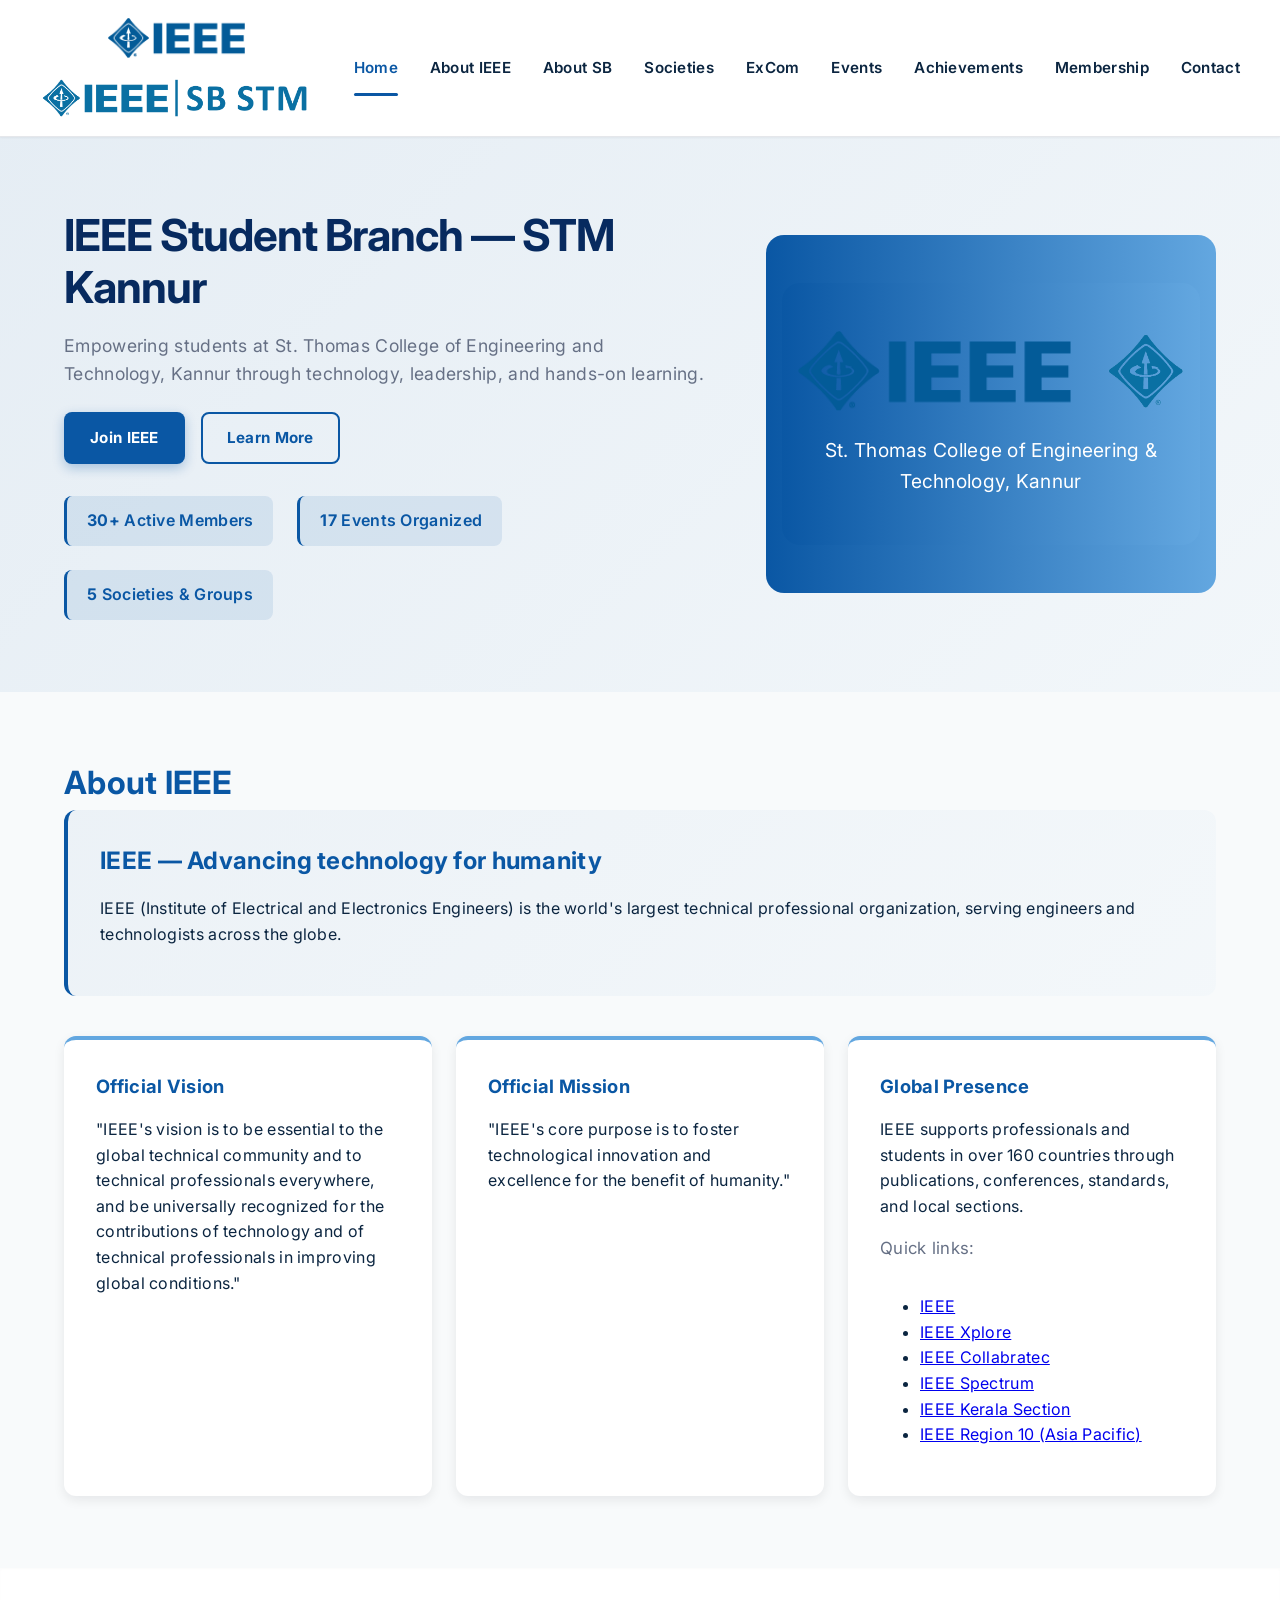
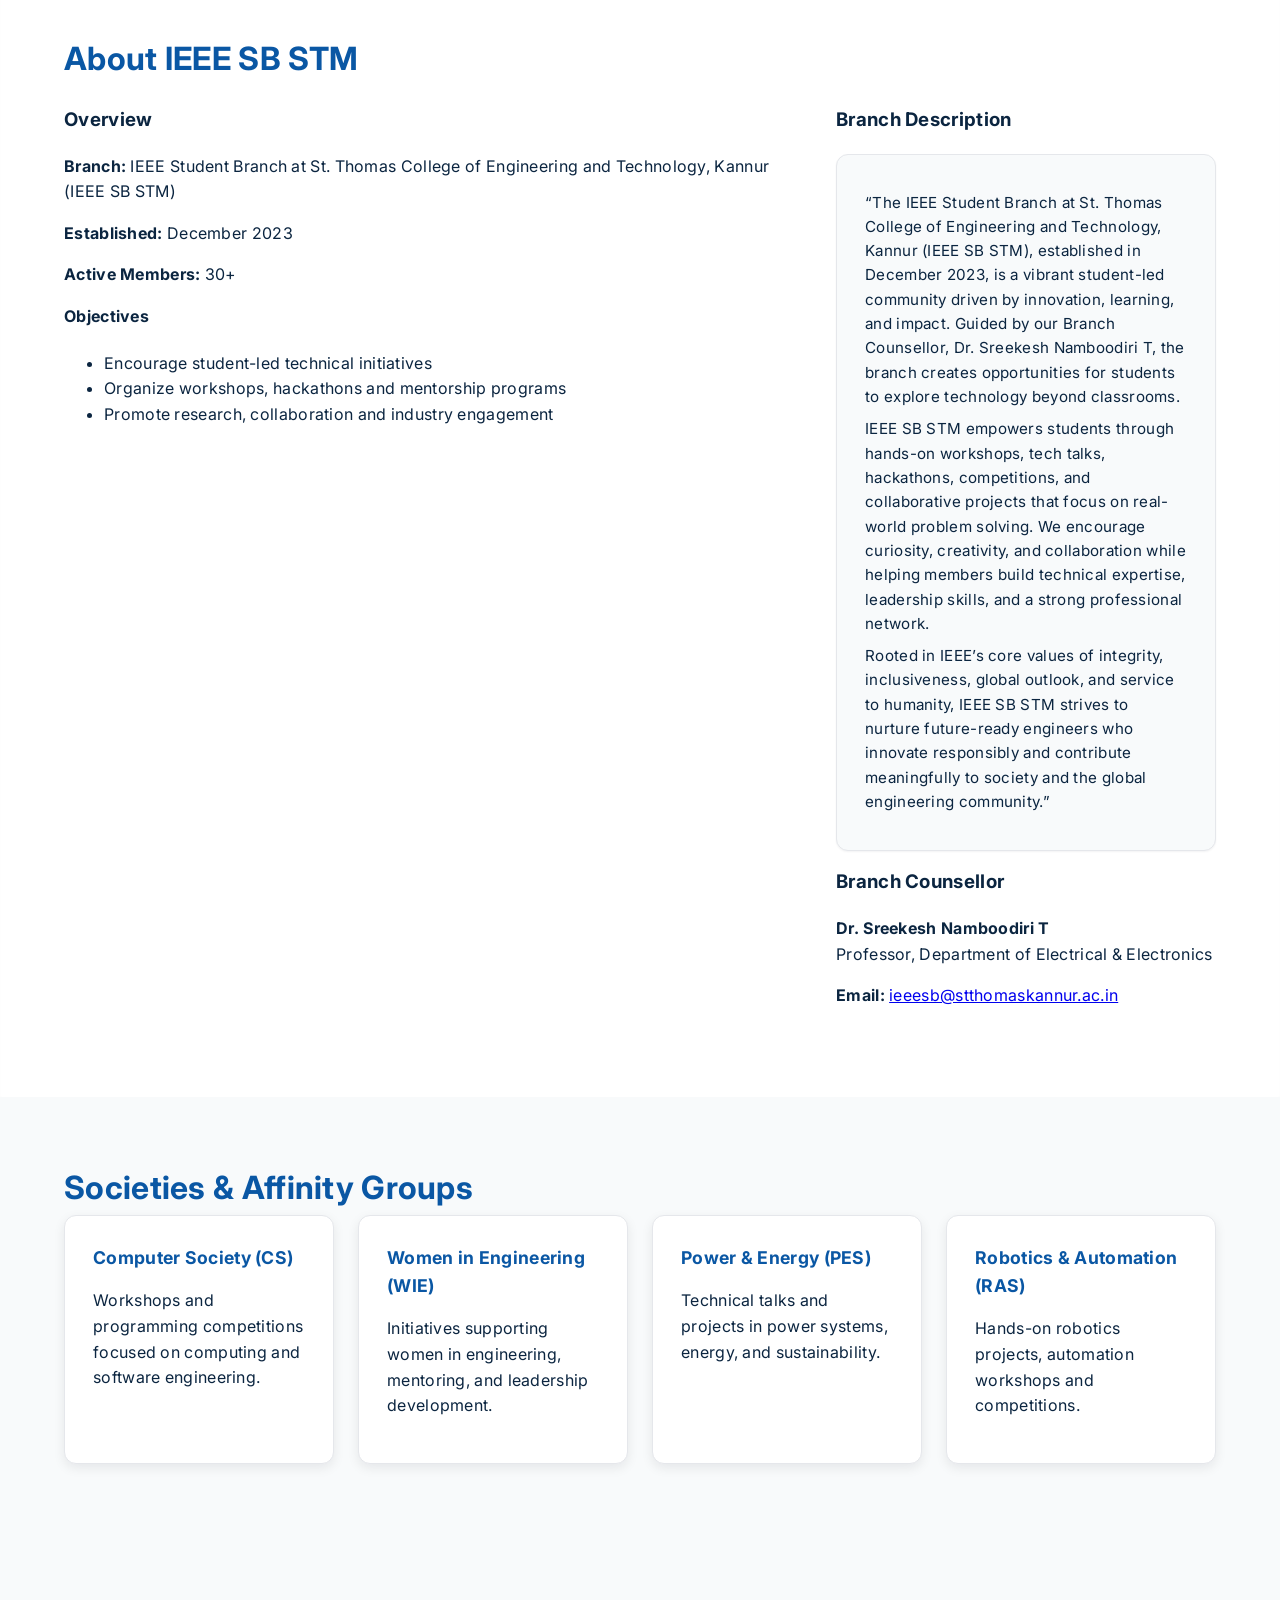
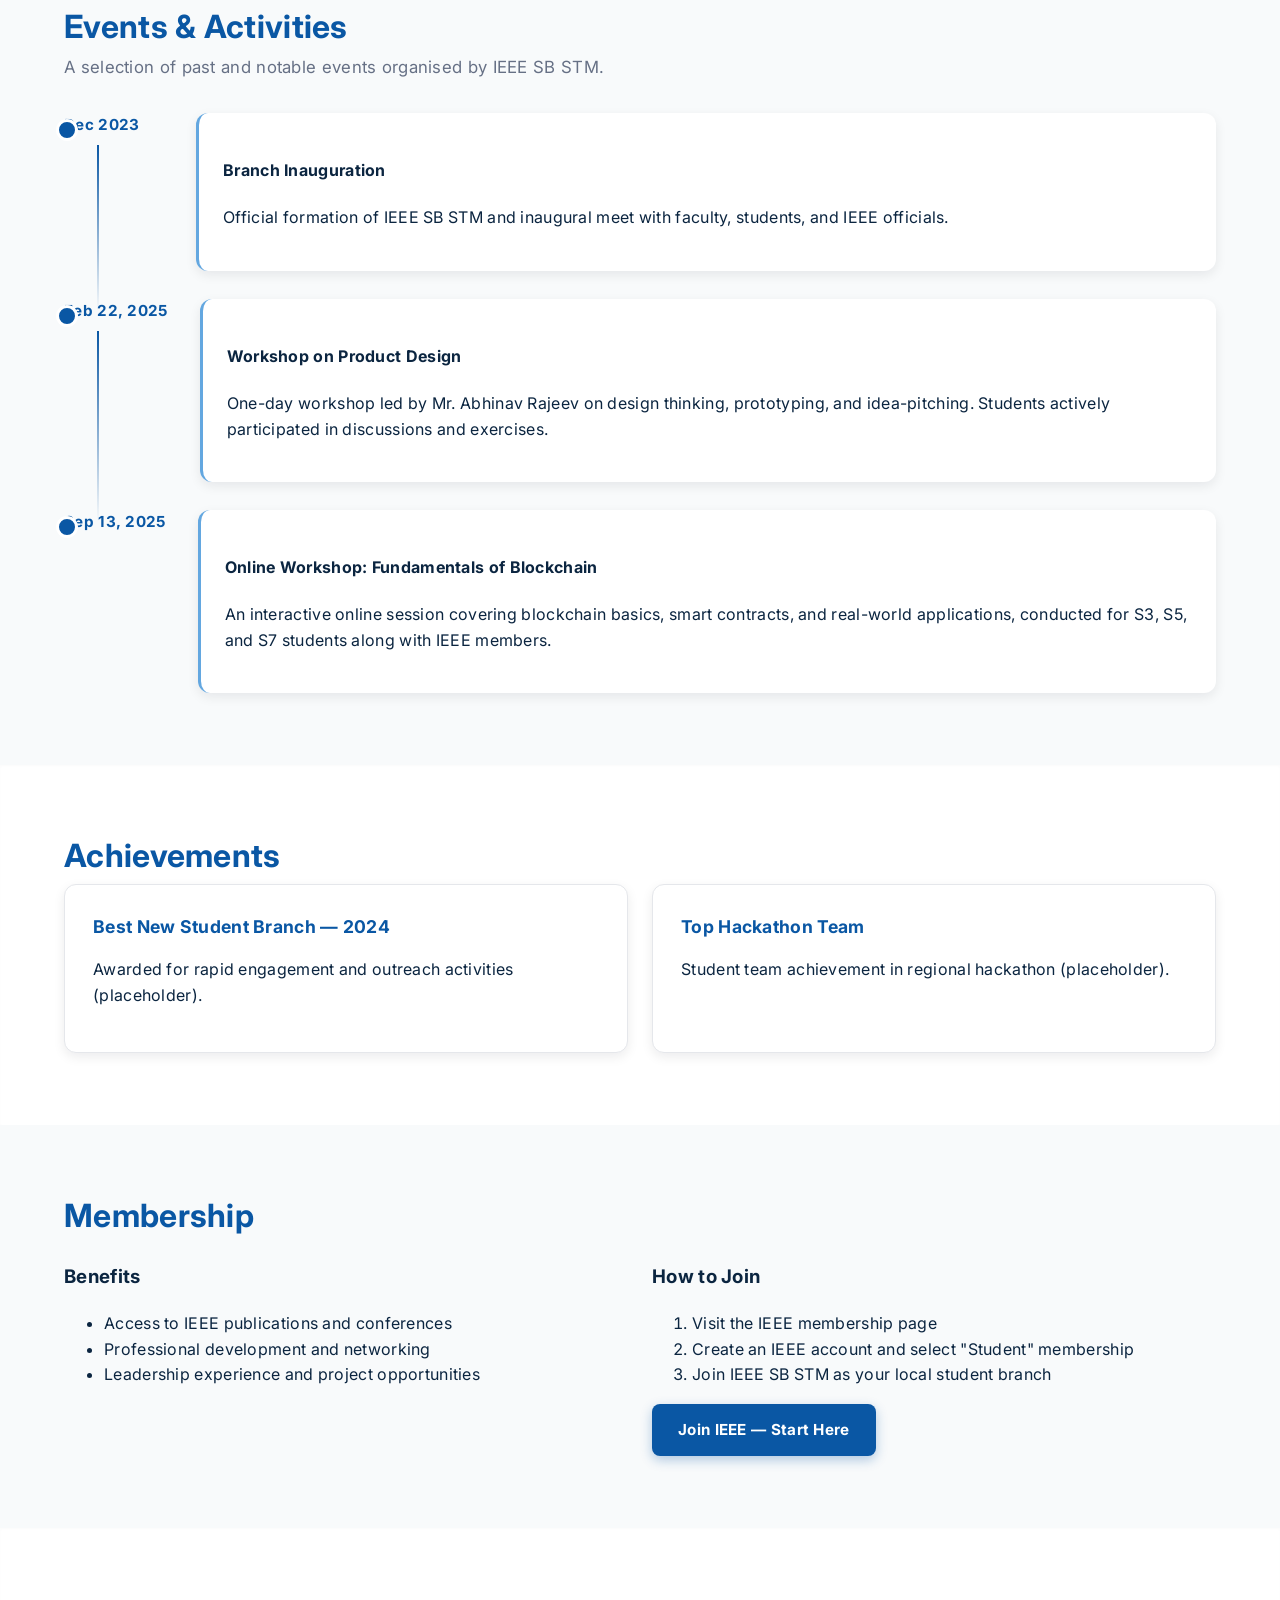
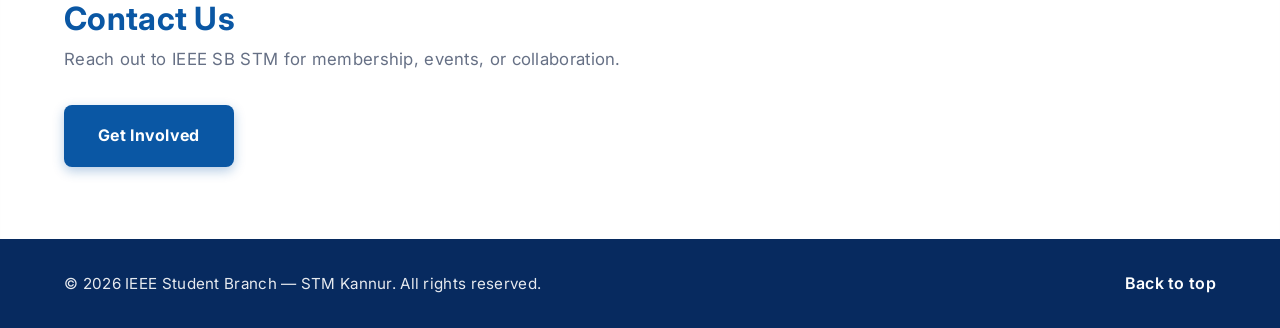
<file: index.html>
<!doctype html>
<html lang="en">
<head>
  <meta charset="utf-8">
  <meta name="viewport" content="width=device-width,initial-scale=1">
  <title>IEEE SB STM — Home | St. Thomas College of Engineering and Technology, Kannur</title>
  <meta name="description" content="IEEE Student Branch at St. Thomas College of Engineering and Technology, Kannur. Join for workshops, events, and professional development.">
  <link rel="preconnect" href="https://fonts.gstatic.com" crossorigin>
  <link href="https://fonts.googleapis.com/css2?family=Inter:wght@300;400;600;700&display=swap" rel="stylesheet">
  <link rel="stylesheet" href="style.css">
</head>
<body>
  <header class="site-header">
  <div class="container header-inner">

    <a class="logo" href="index.html">
  <img src="IEEE_blue.png" alt="IEEE" class="logo-img">
  <img src="SB Logo.png" alt="IEEE SB STM" class="logo-img">
</a>


   
    <nav class="main-nav" id="mainNav">
      <a href="index.html">Home</a>
      <a href="about-ieee.html">About IEEE</a>
      <a href="about-sb.html">About SB</a>
      <a href="societies.html">Societies</a>
      <a href="excom.html">ExCom</a>
      <a href="events.html">Events</a>
      <a href="achievements.html">Achievements</a>
      <a href="membership.html">Membership</a>
      <a href="contact.html">Contact</a>
    </nav>

    <button class="menu-toggle" id="menuToggle" aria-label="Toggle menu">☰</button>
  </div>
</header>


  <main>
    <!-- HERO -->
    <section id="home" class="hero">
      <div class="container hero-inner">
        <div class="hero-copy">
          <h1>IEEE Student Branch — STM Kannur</h1>
          <p class="lead">Empowering students at St. Thomas College of Engineering and Technology, Kannur through technology, leadership, and hands-on learning.</p>
          <div class="hero-cta">
            <a class="btn primary" href="https://www.ieee.org/membership/join" target="_blank" rel="noopener">Join IEEE</a>
            <a class="btn outline" href="#about">Learn More</a>
          </div>
          <ul class="highlights">
            <li><strong>30+</strong> Active Members</li>
            <li><strong>17</strong> Events Organized</li>
            <li><strong>5</strong> Societies & Groups</li>
          </ul>
        </div>
        <div class="hero-art">
          <section class="hero-logo">
            <!-- HERO / LOGO SCROLLER WITH FLOAT -->
            <section class="hero-logo">
              <div class="logo-box">
                <div class="logo-scroll">
                  <!-- First set of logos -->
                  <img src="IEEE_blue.png" alt="IEEE Logo" class="logo">
                  <img src="SB Logo.png" alt="SB Logo" class="logo">
                  <!-- Duplicate the same set for seamless scroll -->
                  <img src="IEEE_blue.png" alt="IEEE Logo" class="logo">
                  <img src="SB Logo.png" alt="SB Logo" class="logo">
                </div>
              </div>
            
              <p>St. Thomas College of Engineering & Technology, Kannur</p>
            </section>

        </div>
      </div>
    </section>

    <!-- ABOUT IEEE (official vision & mission) -->
    <section id="about" class="section">
      <div class="container">
        <h2>About IEEE</h2>
        <div class="about-hero">
          <div class="about-hero-text">
            <h3>IEEE — Advancing technology for humanity</h3>
            <p>IEEE (Institute of Electrical and Electronics Engineers) is the world's largest technical professional organization, serving engineers and technologists across the globe.</p>
          </div>
        </div>
        <div class="grid about-grid">
          <div class="about-card">
            <h4>Official Vision</h4>
            <p>"IEEE's vision is to be essential to the global technical community and to technical professionals everywhere, and be universally recognized for the contributions of technology and of technical professionals in improving global conditions."</p>
          </div>
          <div class="about-card">
            <h4>Official Mission</h4>
            <p>"IEEE's core purpose is to foster technological innovation and excellence for the benefit of humanity."</p>
          </div>
          <div class="about-card">
            <h4>Global Presence</h4>
            <p>IEEE supports professionals and students in over 160 countries through publications, conferences, standards, and local sections.</p>
            <p class="section-intro">Quick links:</p>
            <ul>
              <li><a href="https://www.ieee.org/" target="_blank" rel="noopener">IEEE</a></li>
              <li><a href="https://ieeexplore.ieee.org/Xplore/home.jsp" target="_blank" rel="noopener">IEEE Xplore</a></li>
              <li><a href="https://ieee-collabratec.ieee.org/" target="_blank" rel="noopener">IEEE Collabratec</a></li>
              <li><a href="https://spectrum.ieee.org/" target="_blank" rel="noopener">IEEE Spectrum</a></li>
              <li><a href="https://ieeekerala.org/" target="_blank" rel="noopener">IEEE Kerala Section</a></li>
              <li><a href="https://www.ieeer10.org/" target="_blank" rel="noopener">IEEE Region 10 (Asia Pacific)</a></li>
            </ul>
          </div>
        </div>
      </div>
    </section>

    <!-- ABOUT IEEE STUDENT BRANCH (exact required description) -->
    <section id="branch" class="section alt">
      <div class="container">
        <h2>About IEEE SB STM</h2>
        <div class="grid branch-grid">
          <div>
            <h3>Overview</h3>
            <p><strong>Branch:</strong> IEEE Student Branch at St. Thomas College of Engineering and Technology, Kannur (IEEE SB STM)</p>
            <p><strong>Established:</strong> December 2023</p>
            <p><strong>Active Members:</strong> 30+</p>
            <h4 style="margin-top:1rem">Objectives</h4>
            <ul>
              <li>Encourage student-led technical initiatives</li>
              <li>Organize workshops, hackathons and mentorship programs</li>
              <li>Promote research, collaboration and industry engagement</li>
            </ul>
          </div>
          <div>
            <h3>Branch Description</h3>
            <div class="advisor-card">
              <p>“The IEEE Student Branch at St. Thomas College of Engineering and Technology, Kannur (IEEE SB STM), established in December 2023, is a vibrant student-led community driven by innovation, learning, and impact. Guided by our Branch Counsellor, Dr. Sreekesh Namboodiri T, the branch creates opportunities for students to explore technology beyond classrooms.</p>

              <p>IEEE SB STM empowers students through hands-on workshops, tech talks, hackathons, competitions, and collaborative projects that focus on real-world problem solving. We encourage curiosity, creativity, and collaboration while helping members build technical expertise, leadership skills, and a strong professional network.</p>

              <p>Rooted in IEEE’s core values of integrity, inclusiveness, global outlook, and service to humanity, IEEE SB STM strives to nurture future-ready engineers who innovate responsibly and contribute meaningfully to society and the global engineering community.”</p>
            </div>
            <h3 style="margin-top:1rem">Branch Counsellor</h3>
            <p><strong>Dr. Sreekesh Namboodiri T</strong><br>Professor, Department of Electrical & Electronics</p>
            <p><strong>Email:</strong> <a href="mailto:ieeesb@stthomaskannur.ac.in">ieeesb@stthomaskannur.ac.in</a></p>
          </div>
        </div>
      </div>
    </section>

    <!-- SOCIETIES & AFFINITY GROUPS -->
    <section id="societies" class="section">
      <div class="container">
        <h2>Societies & Affinity Groups</h2>
        <div class="cards">
          <article class="card">
            <h4>Computer Society (CS)</h4>
            <p>Workshops and programming competitions focused on computing and software engineering.</p>
          </article>
          <article class="card">
            <h4>Women in Engineering (WIE)</h4>
            <p>Initiatives supporting women in engineering, mentoring, and leadership development.</p>
          </article>
          <article class="card">
            <h4>Power & Energy (PES)</h4>
            <p>Technical talks and projects in power systems, energy, and sustainability.</p>
          </article>
          <article class="card">
            <h4>Robotics & Automation (RAS)</h4>
            <p>Hands-on robotics projects, automation workshops and competitions.</p>
          </article>
        </div>
      </div>
    </section>


<!-- EVENTS -->
<section id="events" class="section">
  <div class="container">
    <h2>Events & Activities</h2>
    <p class="section-intro">A selection of past and notable events organised by IEEE SB STM.</p>
    
    <div class="timeline">
      <!-- Event 1 -->
      <div class="event">
        <time>Dec 2023</time>
        <div class="event-body">
          <h4>Branch Inauguration</h4>
          <p>Official formation of IEEE SB STM and inaugural meet with faculty, students, and IEEE officials.</p>
        </div>
      </div>

      <!-- Event 2 -->
      <div class="event">
        <time>Feb 22, 2025</time>
        <div class="event-body">
          <h4>Workshop on Product Design</h4>
          <p>One-day workshop led by Mr. Abhinav Rajeev on design thinking, prototyping, and idea-pitching. Students actively participated in discussions and exercises.</p>
        </div>
      </div>

      <!-- Event 3 -->
      <div class="event">
        <time>Sep 13, 2025</time>
        <div class="event-body">
          <h4>Online Workshop: Fundamentals of Blockchain</h4>
          <p>An interactive online session covering blockchain basics, smart contracts, and real-world applications, conducted for S3, S5, and S7 students along with IEEE members.</p>
        </div>
      </div>
    </div>
  </div>
</section>






    <!-- ACHIEVEMENTS -->
    <section id="achievements" class="section alt">
      <div class="container">
        <h2>Achievements</h2>
        <div class="cards achievements-grid">
          <article class="card">
            <h4>Best New Student Branch — 2024</h4>
            <p>Awarded for rapid engagement and outreach activities (placeholder).</p>
          </article>
          <article class="card">
            <h4>Top Hackathon Team</h4>
            <p>Student team achievement in regional hackathon (placeholder).</p>
          </article>
        </div>
      </div>
    </section>

    <!-- MEMBERSHIP -->
    <section id="membership" class="section">
      <div class="container">
        <h2>Membership</h2>
        <div class="grid membership-grid">
          <div>
            <h3>Benefits</h3>
            <ul>
              <li>Access to IEEE publications and conferences</li>
              <li>Professional development and networking</li>
              <li>Leadership experience and project opportunities</li>
            </ul>
          </div>
          <div>
            <h3>How to Join</h3>
            <ol>
              <li>Visit the IEEE membership page</li>
              <li>Create an IEEE account and select "Student" membership</li>
              <li>Join IEEE SB STM as your local student branch</li>
            </ol>
            <div style="margin-top:1rem">
              <a class="btn primary" href="https://www.ieee.org/membership/join" target="_blank" rel="noopener">Join IEEE — Start Here</a>
            </div>
          </div>
        </div>
      </div>
    </section>

    <!-- CONTACT -->
    <section id="contact" class="section alt">
      <div class="container">
        <h2>Contact Us</h2>
        <p class="section-intro">Reach out to IEEE SB STM for membership, events, or collaboration.</p>
         <a class="btn primary large" href="contact.html">Get Involved</a>
      </div>
    </section>
  </main>

  <footer class="site-footer">
    <div class="container footer-inner">
      <p>&copy; 2026 IEEE Student Branch — STM Kannur. All rights reserved.</p>
      <a href="#home">Back to top</a>
    </div>
  </footer>

  <script src="script.js"></script>
</body>
</html>
</file>
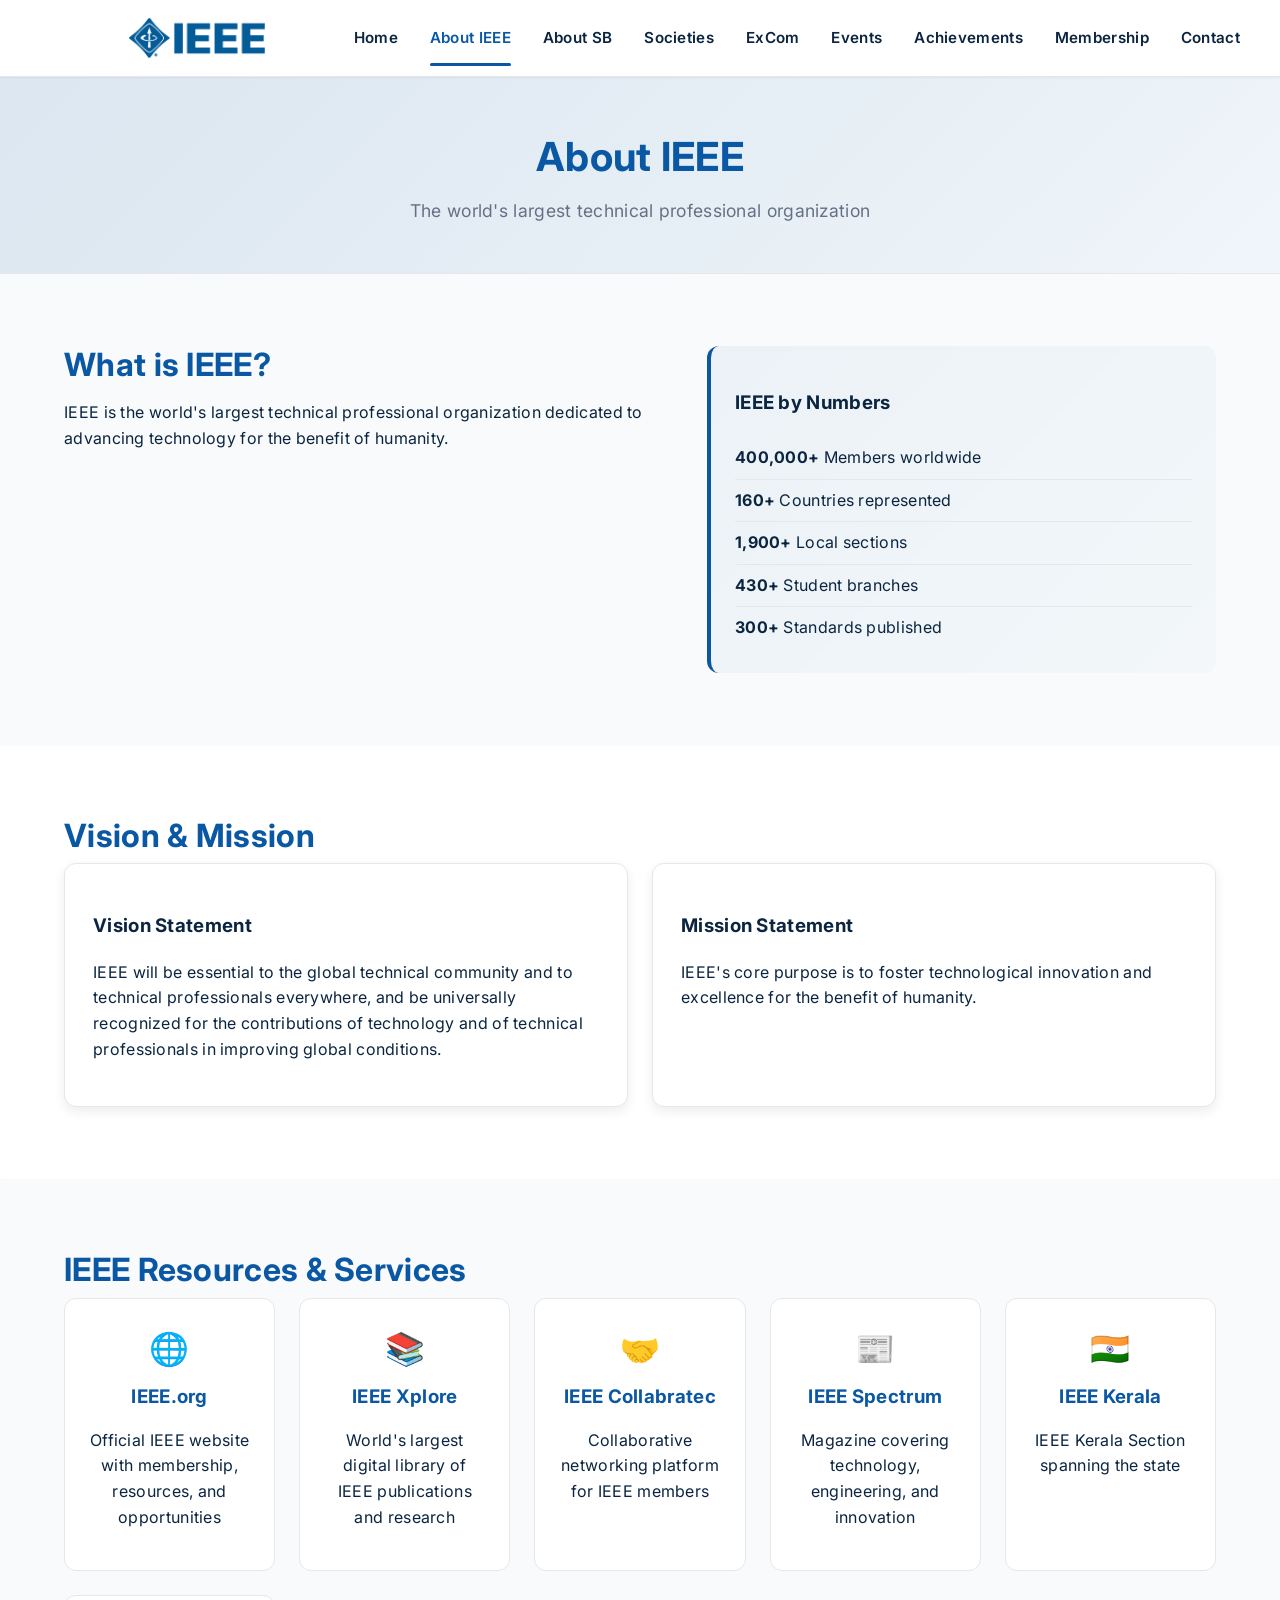
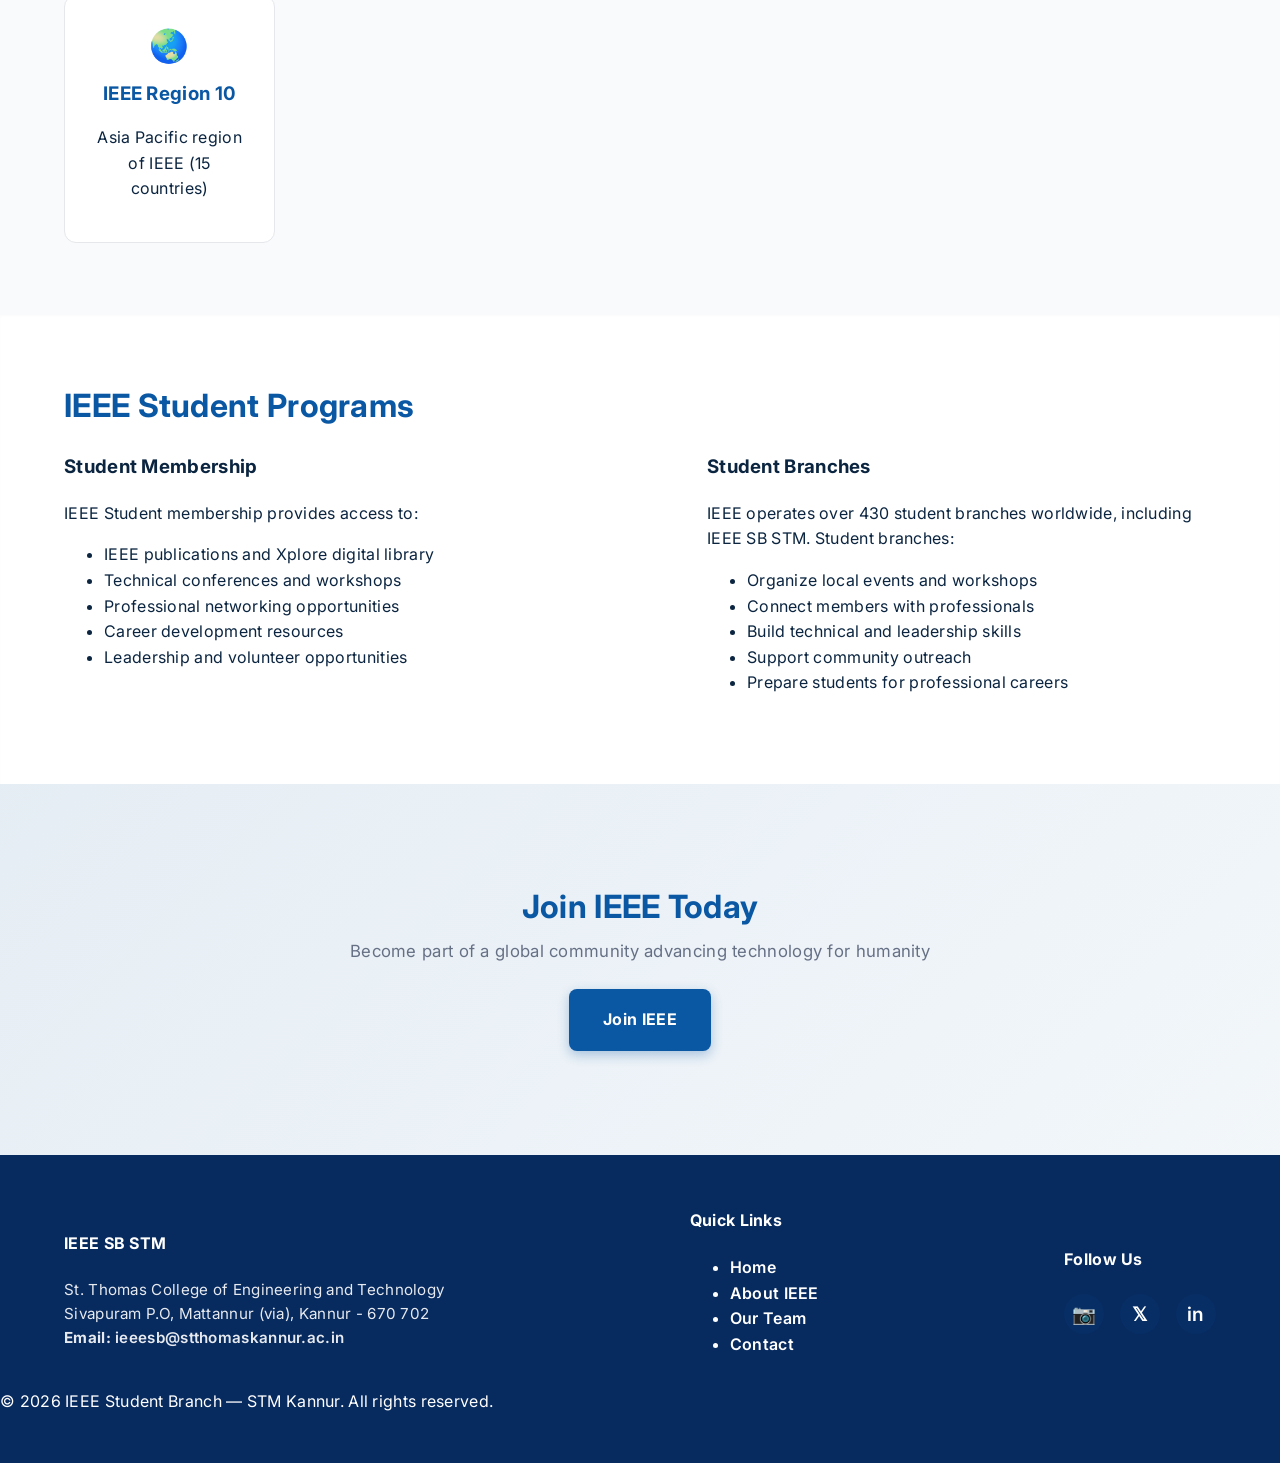
<file: about-ieee.html>
<!doctype html>
<html lang="en">
<head>
  <meta charset="utf-8">
  <meta name="viewport" content="width=device-width,initial-scale=1">
  <title>About IEEE | IEEE SB STM</title>
  <meta name="description" content="Learn about IEEE — the world's largest technical professional organization with members in 160+ countries.">
  <link rel="preconnect" href="https://fonts.gstatic.com" crossorigin>
  <link href="https://fonts.googleapis.com/css2?family=Inter:wght@300;400;600;700&display=swap" rel="stylesheet">
  <link rel="stylesheet" href="style.css">
</head>
<body>
  <!-- HEADER / NAVIGATION -->
  <header class="site-header">
    <div class="container header-inner">
      <a class="logo" href="index.html"></a>
      <img src="IEEE_blue.png" alt="IEEE" class="logo-img">
      <nav class="main-nav" id="mainNav">
        <a href="index.html">Home</a>
        <a href="about-ieee.html">About IEEE</a>
        <a href="about-sb.html">About SB</a>
        <a href="societies.html">Societies</a>
        <a href="excom.html">ExCom</a>
        <a href="events.html">Events</a>
        <a href="achievements.html">Achievements</a>
        <a href="membership.html">Membership</a>
        <a href="contact.html">Contact</a>
      </nav>
      <button class="menu-toggle" id="menuToggle" aria-label="Toggle menu">☰</button>
    </div>
  </header>

  <main>
    <!-- PAGE HEADER -->
    <section class="page-header">
      <div class="container">
        <h1>About IEEE</h1>
        <p>The world's largest technical professional organization</p>
      </div>
    </section>

    <!-- MAIN CONTENT -->
    <section class="section">
      <div class="container">
        <div class="content-grid">
          <div>
            <h2>What is IEEE?</h2>
            <p>IEEE is the world's largest technical professional organization dedicated to advancing technology for the benefit of humanity.</p>
          </div>
          <div>
            <div class="info-box">
              <h3>IEEE by Numbers</h3>
              <ul class="stats-list">
                <li><strong>400,000+</strong> Members worldwide</li>
                <li><strong>160+</strong> Countries represented</li>
                <li><strong>1,900+</strong> Local sections</li>
                <li><strong>430+</strong> Student branches</li>
                <li><strong>300+</strong> Standards published</li>
              </ul>
            </div>
          </div>
        </div>
      </div>
    </section>

    <!-- VISION & MISSION -->
    <section class="section alt">
      <div class="container">
        <h2>Vision & Mission</h2>
        <div class="cards">
          <div class="card">
            <h3>Vision Statement</h3>
            <p>IEEE will be essential to the global technical community and to technical professionals everywhere, and be universally recognized for the contributions of technology and of technical professionals in improving global conditions.</p>
          </div>
          <div class="card">
            <h3>Mission Statement</h3>
            <p>IEEE's core purpose is to foster technological innovation and excellence for the benefit of humanity.</p>
          </div>
        </div>
      </div>
    </section>

    <!-- IEEE RESOURCES -->
    <section class="section">
      <div class="container">
        <h2>IEEE Resources & Services</h2>
        <div class="resources-grid">
          <a href="https://www.ieee.org/" target="_blank" rel="noopener" class="resource-card">
            <div class="resource-icon">🌐</div>
            <h3>IEEE.org</h3>
            <p>Official IEEE website with membership, resources, and opportunities</p>
          </a>
          <a href="https://ieeexplore.ieee.org/Xplore/home.jsp" target="_blank" rel="noopener" class="resource-card">
            <div class="resource-icon">📚</div>
            <h3>IEEE Xplore</h3>
            <p>World's largest digital library of IEEE publications and research</p>
          </a>
          <a href="https://ieee-collabratec.ieee.org/" target="_blank" rel="noopener" class="resource-card">
            <div class="resource-icon">🤝</div>
            <h3>IEEE Collabratec</h3>
            <p>Collaborative networking platform for IEEE members</p>
          </a>
          <a href="https://spectrum.ieee.org/" target="_blank" rel="noopener" class="resource-card">
            <div class="resource-icon">📰</div>
            <h3>IEEE Spectrum</h3>
            <p>Magazine covering technology, engineering, and innovation</p>
          </a>
          <a href="https://ieeekerala.org/" target="_blank" rel="noopener" class="resource-card">
            <div class="resource-icon">🇮🇳</div>
            <h3>IEEE Kerala</h3>
            <p>IEEE Kerala Section spanning the state</p>
          </a>
          <a href="https://www.ieeer10.org/" target="_blank" rel="noopener" class="resource-card">
            <div class="resource-icon">🌏</div>
            <h3>IEEE Region 10</h3>
            <p>Asia Pacific region of IEEE (15 countries)</p>
          </a>
        </div>
      </div>
    </section>

    <!-- IEEE STUDENT PROGRAMS -->
    <section class="section alt">
      <div class="container">
        <h2>IEEE Student Programs</h2>
        <div class="content-grid">
          <div>
            <h3>Student Membership</h3>
            <p>IEEE Student membership provides access to:</p>
            <ul>
              <li>IEEE publications and Xplore digital library</li>
              <li>Technical conferences and workshops</li>
              <li>Professional networking opportunities</li>
              <li>Career development resources</li>
              <li>Leadership and volunteer opportunities</li>
            </ul>
          </div>
          <div>
            <h3>Student Branches</h3>
            <p>IEEE operates over 430 student branches worldwide, including IEEE SB STM. Student branches:</p>
            <ul>
              <li>Organize local events and workshops</li>
              <li>Connect members with professionals</li>
              <li>Build technical and leadership skills</li>
              <li>Support community outreach</li>
              <li>Prepare students for professional careers</li>
            </ul>
          </div>
        </div>
      </div>
    </section>

    <!-- CTA SECTION -->
    <section class="section cta-section">
      <div class="container cta-inner">
        <h2>Join IEEE Today</h2>
        <p>Become part of a global community advancing technology for humanity</p>
        <a class="btn primary large" href="https://www.ieee.org/membership/join" target="_blank" rel="noopener">Join IEEE</a>
      </div>
    </section>
  </main>

  <!-- FOOTER -->
  <footer class="site-footer">
    <div class="container footer-inner">
      <div class="footer-section">
        <h4>IEEE SB STM</h4>
        <p>St. Thomas College of Engineering and Technology<br>Sivapuram P.O, Mattannur (via), Kannur - 670 702</p>
        <p><strong>Email:</strong> <a href="mailto:ieeesb@stthomaskannur.ac.in">ieeesb@stthomaskannur.ac.in</a></p>
      </div>
      <div class="footer-section">
        <h4>Quick Links</h4>
        <ul class="footer-links">
          <li><a href="index.html">Home</a></li>
          <li><a href="about-ieee.html">About IEEE</a></li>
          <li><a href="team.html">Our Team</a></li>
          <li><a href="contact.html">Contact</a></li>
        </ul>
      </div>
      <div class="footer-section">
        <h4>Follow Us</h4>
        <div class="socials">
          <a href="https://www.instagram.com/ieeesbstm/" aria-label="Instagram" class="social-link" target="_blank" rel="noopener">📷</a>
          <a href="#" aria-label="Twitter" class="social-link">𝕏</a>
          <a href="#" aria-label="LinkedIn" class="social-link">in</a>
        </div>
      </div>
    </div>
    <div class="footer-bottom">
      <p>&copy; 2026 IEEE Student Branch — STM Kannur. All rights reserved.</p>
    </div>
  </footer>

  <script src="script.js"></script>
</body>
</html>
</file>
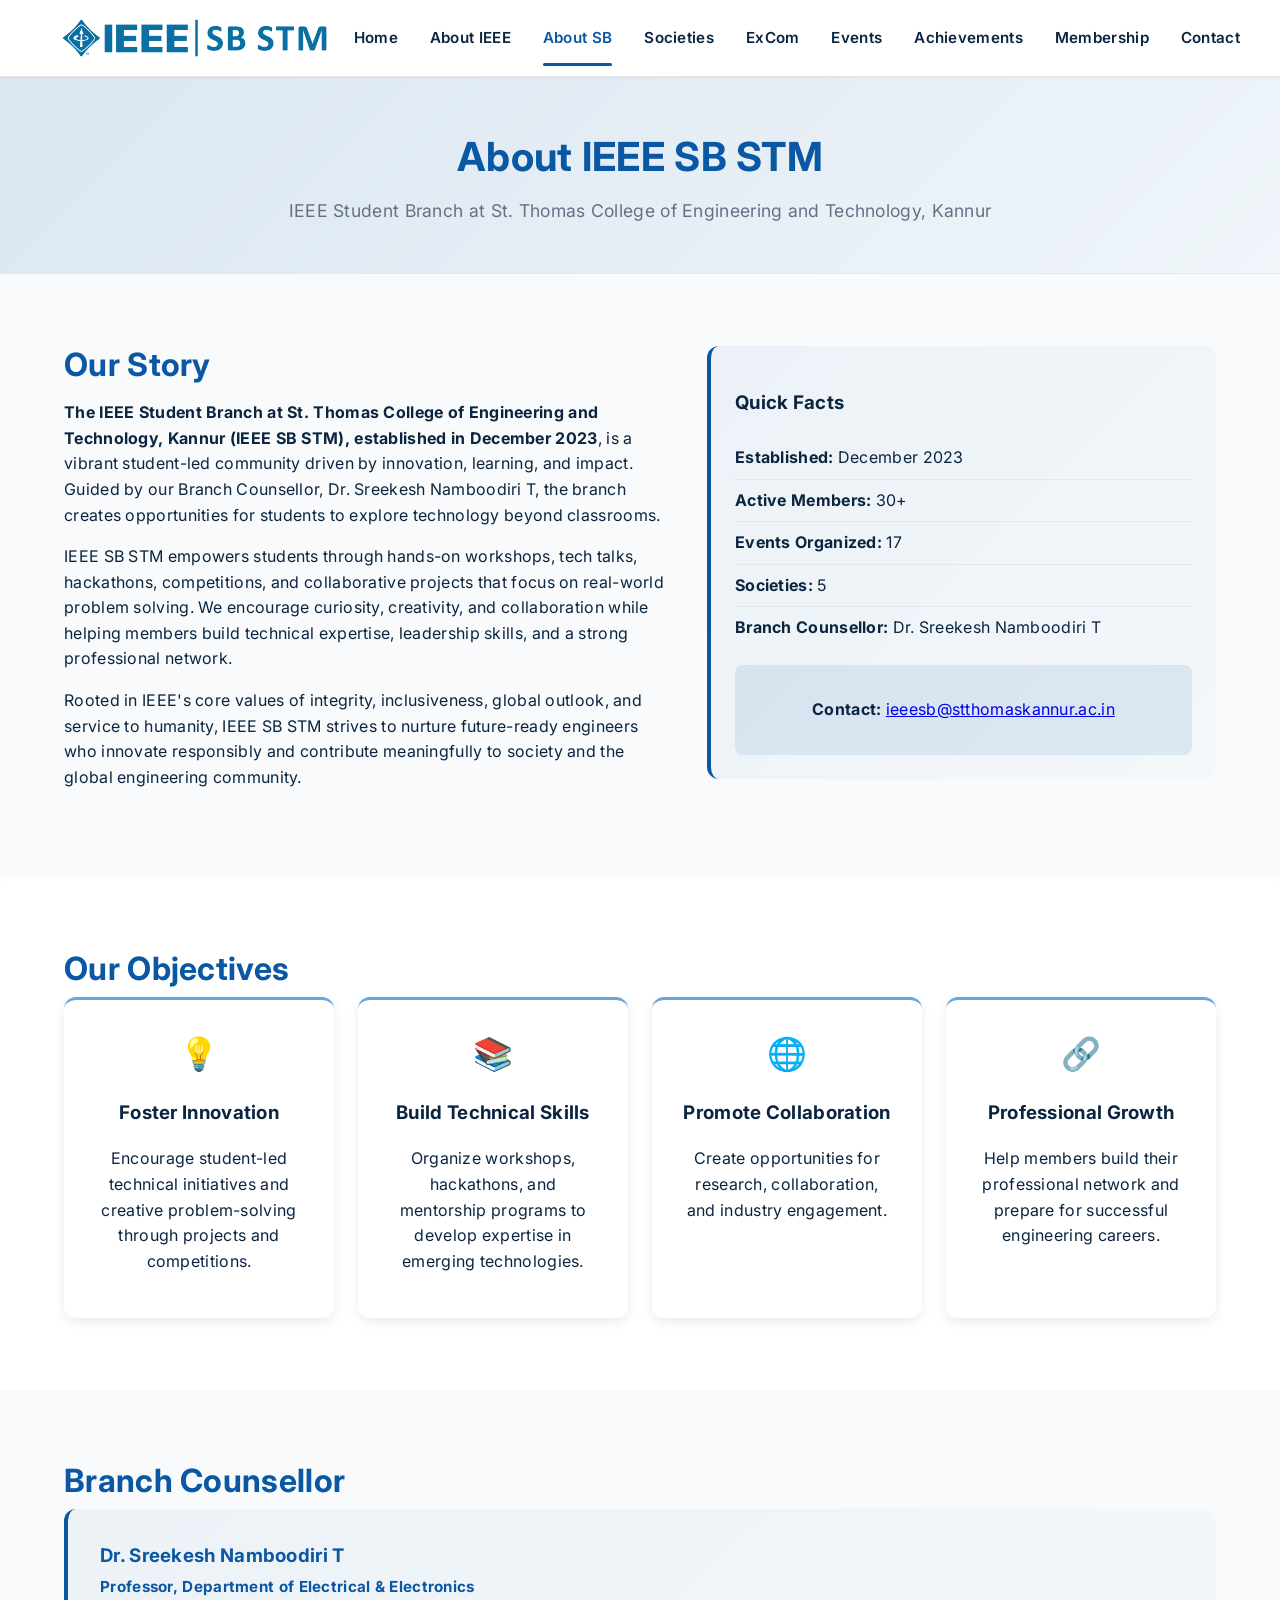
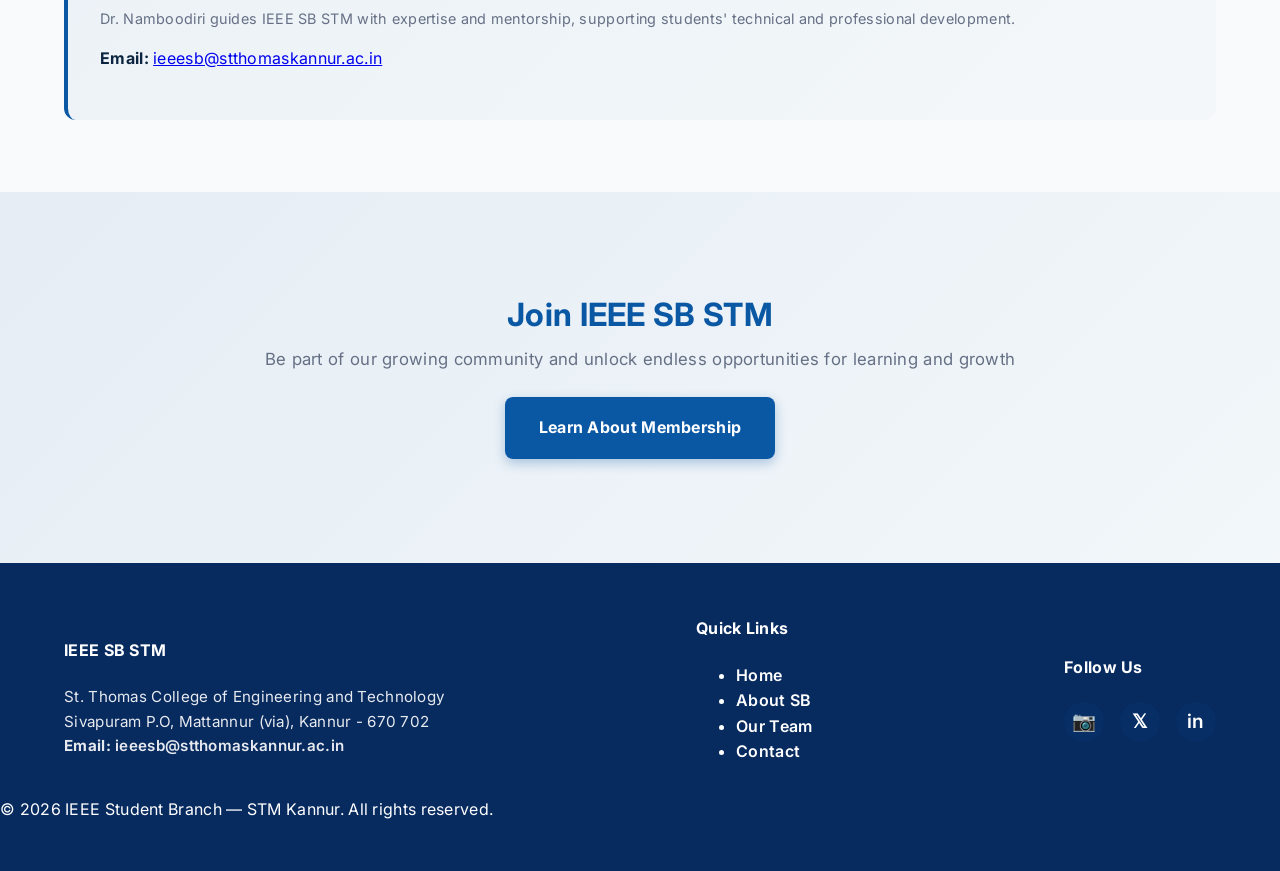
<file: about-sb.html>
<!doctype html>
<html lang="en">
<head>
  <meta charset="utf-8">
  <meta name="viewport" content="width=device-width,initial-scale=1">
  <title>About IEEE SB STM | IEEE Student Branch</title>
  <meta name="description" content="Learn about the IEEE Student Branch at St. Thomas College of Engineering and Technology, Kannur.">
  <link rel="preconnect" href="https://fonts.gstatic.com" crossorigin>
  <link href="https://fonts.googleapis.com/css2?family=Inter:wght@300;400;600;700&display=swap" rel="stylesheet">
  <link rel="stylesheet" href="style.css">
</head>
<body>
  <!-- HEADER / NAVIGATION -->
  <header class="site-header">
    <div class="container header-inner">
      <a class="logo" href="index.html"></a>
      <img src="SB Logo.png" alt="IEEE SB STM" class="logo-img">
      <nav class="main-nav" id="mainNav">
        <a href="index.html">Home</a>
        <a href="about-ieee.html">About IEEE</a>
        <a href="about-sb.html">About SB</a>
        <a href="societies.html">Societies</a>
        <a href="excom.html">ExCom</a>
        <a href="events.html">Events</a>
        <a href="achievements.html">Achievements</a>
        <a href="membership.html">Membership</a>
        <a href="contact.html">Contact</a>
      </nav>
      <button class="menu-toggle" id="menuToggle" aria-label="Toggle menu">☰</button>
    </div>
  </header>

  <main>
    <!-- PAGE HEADER -->
    <section class="page-header">
      <div class="container">
        <h1>About IEEE SB STM</h1>
        <p>IEEE Student Branch at St. Thomas College of Engineering and Technology, Kannur</p>
      </div>
    </section>

    <!-- BRANCH DESCRIPTION -->
    <section class="section">
      <div class="container">
        <div class="content-grid">
          <div>
            <h2>Our Story</h2>
            <p><strong>The IEEE Student Branch at St. Thomas College of Engineering and Technology, Kannur (IEEE SB STM), established in December 2023</strong>, is a vibrant student-led community driven by innovation, learning, and impact. Guided by our Branch Counsellor, Dr. Sreekesh Namboodiri T, the branch creates opportunities for students to explore technology beyond classrooms.</p>

            <p>IEEE SB STM empowers students through hands-on workshops, tech talks, hackathons, competitions, and collaborative projects that focus on real-world problem solving. We encourage curiosity, creativity, and collaboration while helping members build technical expertise, leadership skills, and a strong professional network.</p>

            <p>Rooted in IEEE's core values of integrity, inclusiveness, global outlook, and service to humanity, IEEE SB STM strives to nurture future-ready engineers who innovate responsibly and contribute meaningfully to society and the global engineering community.</p>
          </div>
          <div>
            <div class="info-box">
              <h3>Quick Facts</h3>
              <ul class="facts-list">
                <li><strong>Established:</strong> December 2023</li>
                <li><strong>Active Members:</strong> 30+</li>
                <li><strong>Events Organized:</strong> 17</li>
                <li><strong>Societies:</strong> 5</li>
                <li><strong>Branch Counsellor:</strong> Dr. Sreekesh Namboodiri T</li>
              </ul>
              <div class="contact-box">
                <p><strong>Contact:</strong> <a href="mailto:ieeesb@stthomaskannur.ac.in">ieeesb@stthomaskannur.ac.in</a></p>
              </div>
            </div>
          </div>
        </div>
      </div>
    </section>

    <!-- OBJECTIVES -->
    <section class="section alt">
      <div class="container">
        <h2>Our Objectives</h2>
        <div class="objectives-grid">
          <div class="objective-card">
            <div class="objective-icon">💡</div>
            <h3>Foster Innovation</h3>
            <p>Encourage student-led technical initiatives and creative problem-solving through projects and competitions.</p>
          </div>
          <div class="objective-card">
            <div class="objective-icon">📚</div>
            <h3>Build Technical Skills</h3>
            <p>Organize workshops, hackathons, and mentorship programs to develop expertise in emerging technologies.</p>
          </div>
          <div class="objective-card">
            <div class="objective-icon">🌐</div>
            <h3>Promote Collaboration</h3>
            <p>Create opportunities for research, collaboration, and industry engagement.</p>
          </div>
          <div class="objective-card">
            <div class="objective-icon">🔗</div>
            <h3>Professional Growth</h3>
            <p>Help members build their professional network and prepare for successful engineering careers.</p>
          </div>
        </div>
      </div>
    </section>

    <!-- BRANCH LEADERSHIP -->
    <section class="section">
      <div class="container">
        <h2>Branch Counsellor</h2>
        <div class="counsellor-card">
          <div class="counsellor-info">
            <h3>Dr. Sreekesh Namboodiri T</h3>
            <p class="role">Professor, Department of Electrical & Electronics</p>
            <p class="bio">Dr. Namboodiri guides IEEE SB STM with expertise and mentorship, supporting students' technical and professional development.</p>
            <p><strong>Email:</strong> <a href="mailto:ieeesb@stthomaskannur.ac.in">ieeesb@stthomaskannur.ac.in</a></p>
          </div>
        </div>
      </div>
    </section>

    <!-- CTA SECTION -->
    <section class="section cta-section">
      <div class="container cta-inner">
        <h2>Join IEEE SB STM</h2>
        <p>Be part of our growing community and unlock endless opportunities for learning and growth</p>
        <a class="btn primary large" href="membership.html">Learn About Membership</a>
      </div>
    </section>
  </main>

  <!-- FOOTER -->
  <footer class="site-footer">
    <div class="container footer-inner">
      <div class="footer-section">
        <h4>IEEE SB STM</h4>
        <p>St. Thomas College of Engineering and Technology<br>Sivapuram P.O, Mattannur (via), Kannur - 670 702</p>
        <p><strong>Email:</strong> <a href="mailto:ieeesb@stthomaskannur.ac.in">ieeesb@stthomaskannur.ac.in</a></p>
      </div>
      <div class="footer-section">
        <h4>Quick Links</h4>
        <ul class="footer-links">
          <li><a href="index.html">Home</a></li>
          <li><a href="about-sb.html">About SB</a></li>
          <li><a href="team.html">Our Team</a></li>
          <li><a href="contact.html">Contact</a></li>
        </ul>
      </div>
      <div class="footer-section">
        <h4>Follow Us</h4>
        <div class="socials">
          <a href="https://www.instagram.com/ieeesbstm/" aria-label="Instagram" class="social-link" target="_blank" rel="noopener">📷</a>
          <a href="#" aria-label="Twitter" class="social-link">𝕏</a>
          <a href="#" aria-label="LinkedIn" class="social-link">in</a>
        </div>
      </div>
    </div>
    <div class="footer-bottom">
      <p>&copy; 2026 IEEE Student Branch — STM Kannur. All rights reserved.</p>
    </div>
  </footer>

  <script src="script.js"></script>
</body>
</html>
</file>
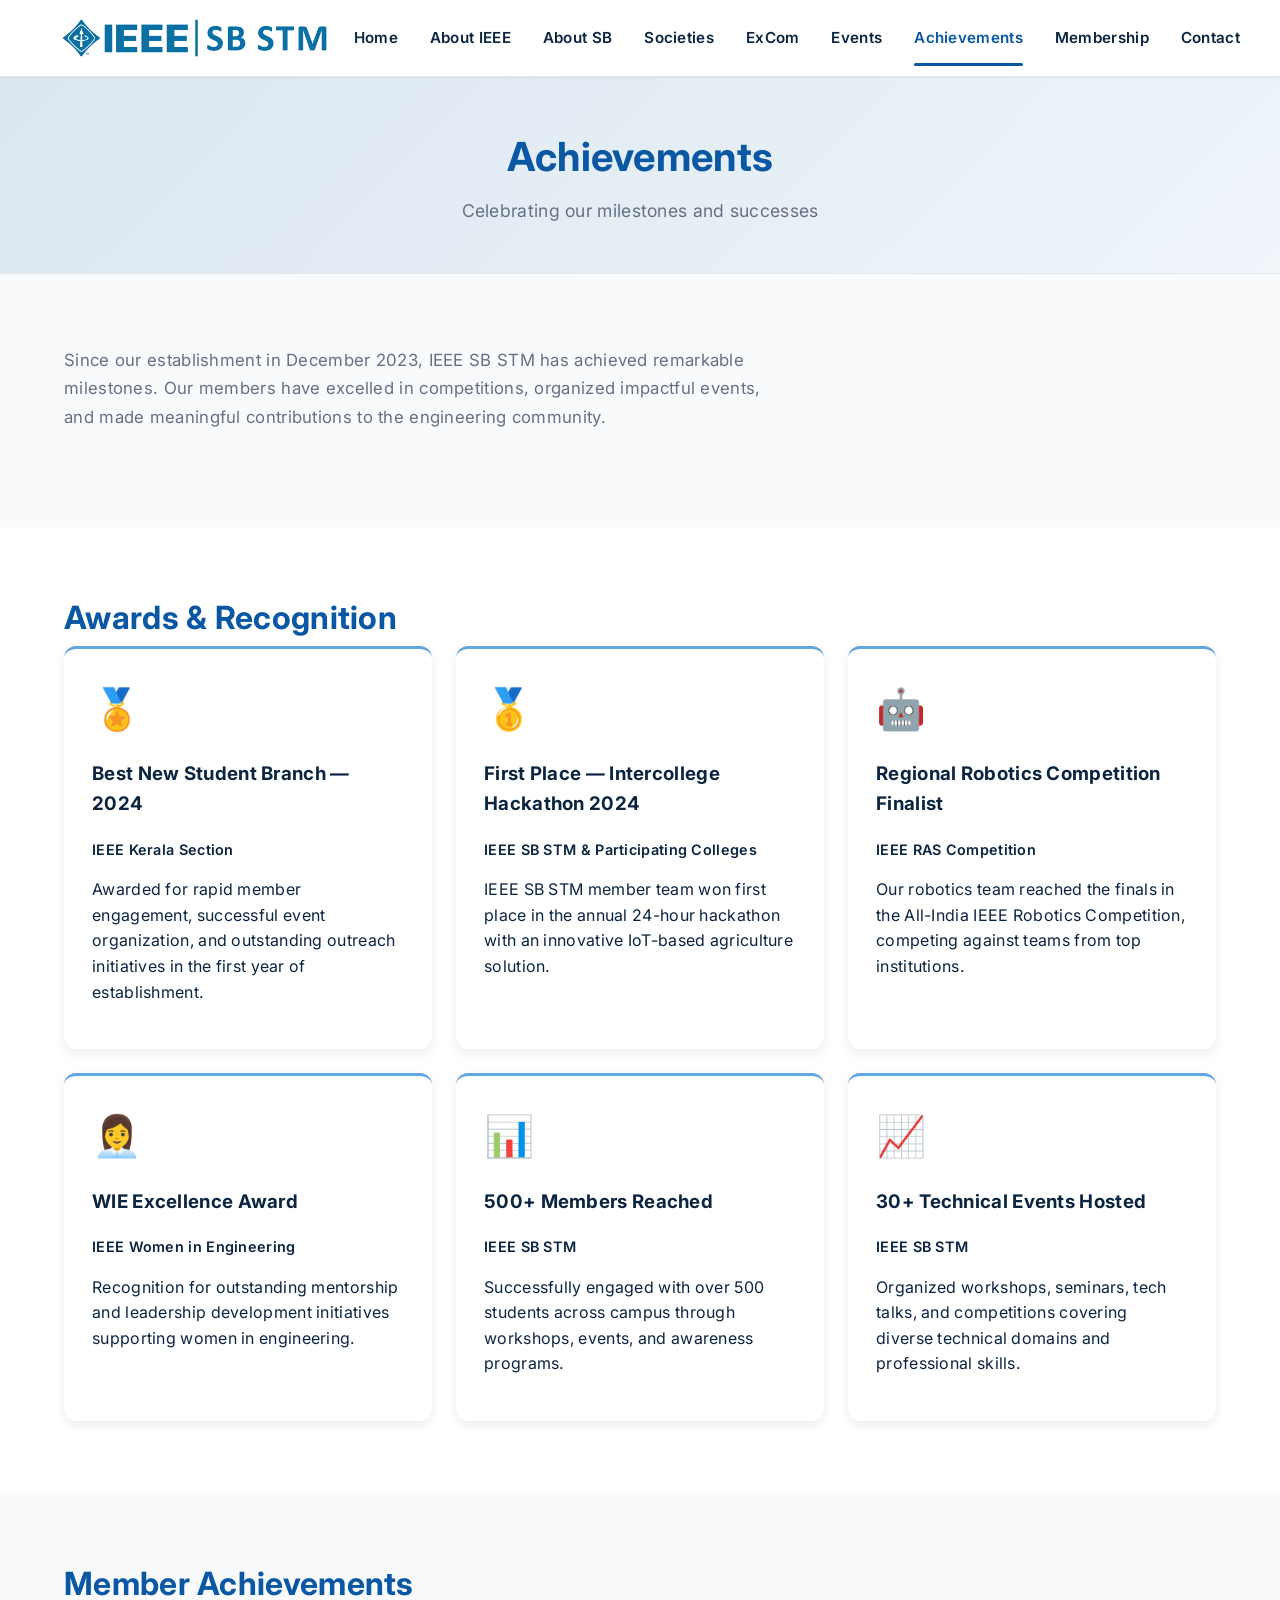
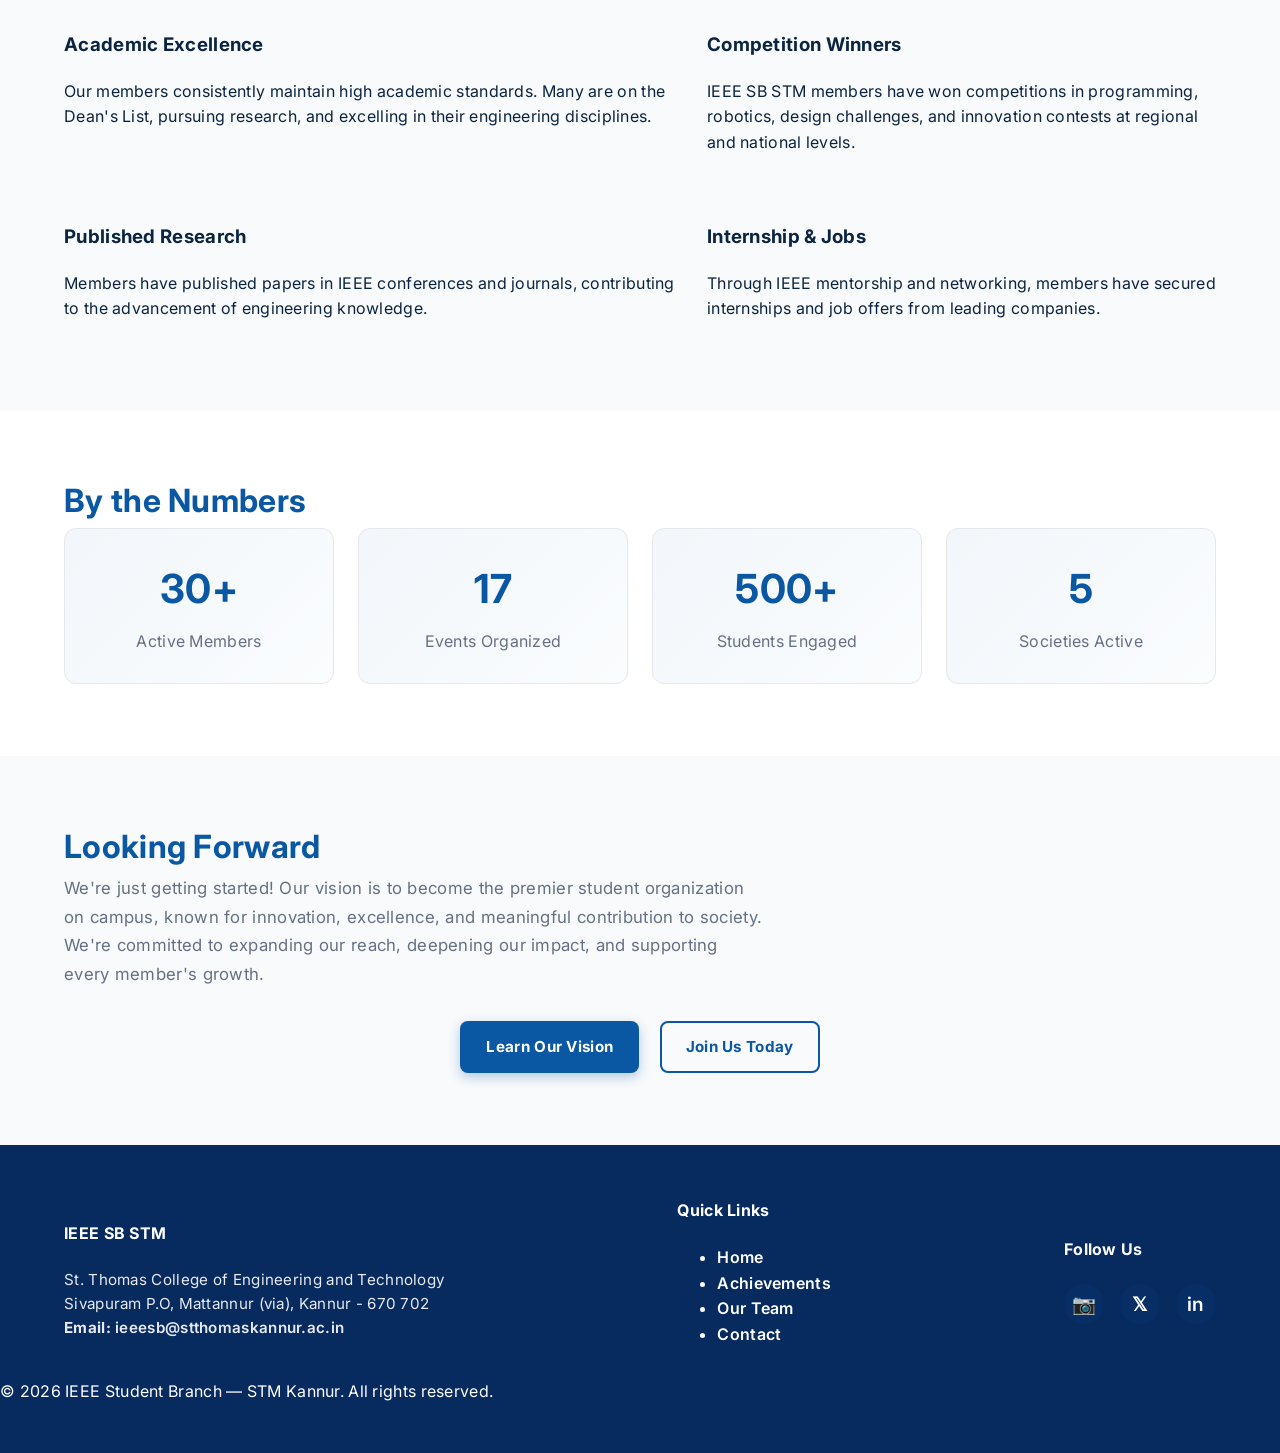
<file: achievements.html>
<!doctype html>
<html lang="en">
<head>
  <meta charset="utf-8">
  <meta name="viewport" content="width=device-width,initial-scale=1">
  <title>Achievements | IEEE SB STM</title>
  <meta name="description" content="Awards and recognition of IEEE Student Branch at St. Thomas College of Engineering and Technology.">
  <link rel="preconnect" href="https://fonts.gstatic.com" crossorigin>
  <link href="https://fonts.googleapis.com/css2?family=Inter:wght@300;400;600;700&display=swap" rel="stylesheet">
  <link rel="stylesheet" href="style.css">
</head>
<body>
  <!-- HEADER / NAVIGATION -->
  <header class="site-header">
    <div class="container header-inner">
      <a class="logo" href="index.html"></a>
      <img src="SB Logo.png" alt="IEEE SB STM" class="logo-img">
      <nav class="main-nav" id="mainNav">
        <a href="index.html">Home</a>
        <a href="about-ieee.html">About IEEE</a>
        <a href="about-sb.html">About SB</a>
        <a href="societies.html">Societies</a>
        <a href="excom.html">ExCom</a>
        <a href="events.html">Events</a>
        <a href="achievements.html">Achievements</a>
        <a href="membership.html">Membership</a>
        <a href="contact.html">Contact</a>
      </nav>
      <button class="menu-toggle" id="menuToggle" aria-label="Toggle menu">☰</button>
    </div>
  </header>

  <main>
    <!-- PAGE HEADER -->
    <section class="page-header">
      <div class="container">
        <h1>Achievements</h1>
        <p>Celebrating our milestones and successes</p>
      </div>
    </section>

    <!-- INTRODUCTION -->
    <section class="section">
      <div class="container">
        <p class="section-intro-text">Since our establishment in December 2023, IEEE SB STM has achieved remarkable milestones. Our members have excelled in competitions, organized impactful events, and made meaningful contributions to the engineering community.</p>
      </div>
    </section>

    <!-- AWARDS & RECOGNITION -->
    <section class="section alt">
      <div class="container">
        <h2>Awards & Recognition</h2>
        <div class="achievements-list">
          <div class="achievement-card">
            <div class="achievement-icon">🏅</div>
            <h3>Best New Student Branch — 2024</h3>
            <p class="achievement-issuer">IEEE Kerala Section</p>
            <p>Awarded for rapid member engagement, successful event organization, and outstanding outreach initiatives in the first year of establishment.</p>
          </div>

          <div class="achievement-card">
            <div class="achievement-icon">🥇</div>
            <h3>First Place — Intercollege Hackathon 2024</h3>
            <p class="achievement-issuer">IEEE SB STM & Participating Colleges</p>
            <p>IEEE SB STM member team won first place in the annual 24-hour hackathon with an innovative IoT-based agriculture solution.</p>
          </div>

          <div class="achievement-card">
            <div class="achievement-icon">🤖</div>
            <h3>Regional Robotics Competition Finalist</h3>
            <p class="achievement-issuer">IEEE RAS Competition</p>
            <p>Our robotics team reached the finals in the All-India IEEE Robotics Competition, competing against teams from top institutions.</p>
          </div>

          <div class="achievement-card">
            <div class="achievement-icon">👩‍💼</div>
            <h3>WIE Excellence Award</h3>
            <p class="achievement-issuer">IEEE Women in Engineering</p>
            <p>Recognition for outstanding mentorship and leadership development initiatives supporting women in engineering.</p>
          </div>

          <div class="achievement-card">
            <div class="achievement-icon">📊</div>
            <h3>500+ Members Reached</h3>
            <p class="achievement-issuer">IEEE SB STM</p>
            <p>Successfully engaged with over 500 students across campus through workshops, events, and awareness programs.</p>
          </div>

          <div class="achievement-card">
            <div class="achievement-icon">📈</div>
            <h3>30+ Technical Events Hosted</h3>
            <p class="achievement-issuer">IEEE SB STM</p>
            <p>Organized workshops, seminars, tech talks, and competitions covering diverse technical domains and professional skills.</p>
          </div>
        </div>
      </div>
    </section>

    <!-- MEMBER ACHIEVEMENTS -->
    <section class="section">
      <div class="container">
        <h2>Member Achievements</h2>
        <div class="content-grid">
          <div>
            <h3>Academic Excellence</h3>
            <p>Our members consistently maintain high academic standards. Many are on the Dean's List, pursuing research, and excelling in their engineering disciplines.</p>
          </div>
          <div>
            <h3>Competition Winners</h3>
            <p>IEEE SB STM members have won competitions in programming, robotics, design challenges, and innovation contests at regional and national levels.</p>
          </div>
          <div>
            <h3>Published Research</h3>
            <p>Members have published papers in IEEE conferences and journals, contributing to the advancement of engineering knowledge.</p>
          </div>
          <div>
            <h3>Internship & Jobs</h3>
            <p>Through IEEE mentorship and networking, members have secured internships and job offers from leading companies.</p>
          </div>
        </div>
      </div>
    </section>

    <!-- STATISTICS -->
    <section class="section alt">
      <div class="container">
        <h2>By the Numbers</h2>
        <div class="stats-grid">
          <div class="stat-card">
            <div class="stat-number">30+</div>
            <p>Active Members</p>
          </div>
          <div class="stat-card">
            <div class="stat-number">17</div>
            <p>Events Organized</p>
          </div>
          <div class="stat-card">
            <div class="stat-number">500+</div>
            <p>Students Engaged</p>
          </div>
          <div class="stat-card">
            <div class="stat-number">5</div>
            <p>Societies Active</p>
          </div>
        </div>
      </div>
    </section>

    <!-- LOOKING FORWARD -->
    <section class="section">
      <div class="container">
        <h2>Looking Forward</h2>
        <p class="section-intro-text">We're just getting started! Our vision is to become the premier student organization on campus, known for innovation, excellence, and meaningful contribution to society. We're committed to expanding our reach, deepening our impact, and supporting every member's growth.</p>
        <div style="text-align: center; margin-top: 2rem;">
          <a class="btn primary" href="about-sb.html">Learn Our Vision</a>
          <a class="btn outline" href="membership.html" style="margin-left: 1rem;">Join Us Today</a>
        </div>
      </div>
    </section>
  </main>

  <!-- FOOTER -->
  <footer class="site-footer">
    <div class="container footer-inner">
      <div class="footer-section">
        <h4>IEEE SB STM</h4>
        <p>St. Thomas College of Engineering and Technology<br>Sivapuram P.O, Mattannur (via), Kannur - 670 702</p>
        <p><strong>Email:</strong> <a href="mailto:ieeesb@stthomaskannur.ac.in">ieeesb@stthomaskannur.ac.in</a></p>
      </div>
      <div class="footer-section">
        <h4>Quick Links</h4>
        <ul class="footer-links">
          <li><a href="index.html">Home</a></li>
          <li><a href="achievements.html">Achievements</a></li>
          <li><a href="team.html">Our Team</a></li>
          <li><a href="contact.html">Contact</a></li>
        </ul>
      </div>
      <div class="footer-section">
        <h4>Follow Us</h4>
        <div class="socials">
          <a href="https://www.instagram.com/ieeesbstm/" aria-label="Instagram" class="social-link" target="_blank" rel="noopener">📷</a>
          <a href="#" aria-label="Twitter" class="social-link">𝕏</a>
          <a href="#" aria-label="LinkedIn" class="social-link">in</a>
        </div>
      </div>
    </div>
    <div class="footer-bottom">
      <p>&copy; 2026 IEEE Student Branch — STM Kannur. All rights reserved.</p>
    </div>
  </footer>

  <script src="script.js"></script>
</body>
</html>
</file>
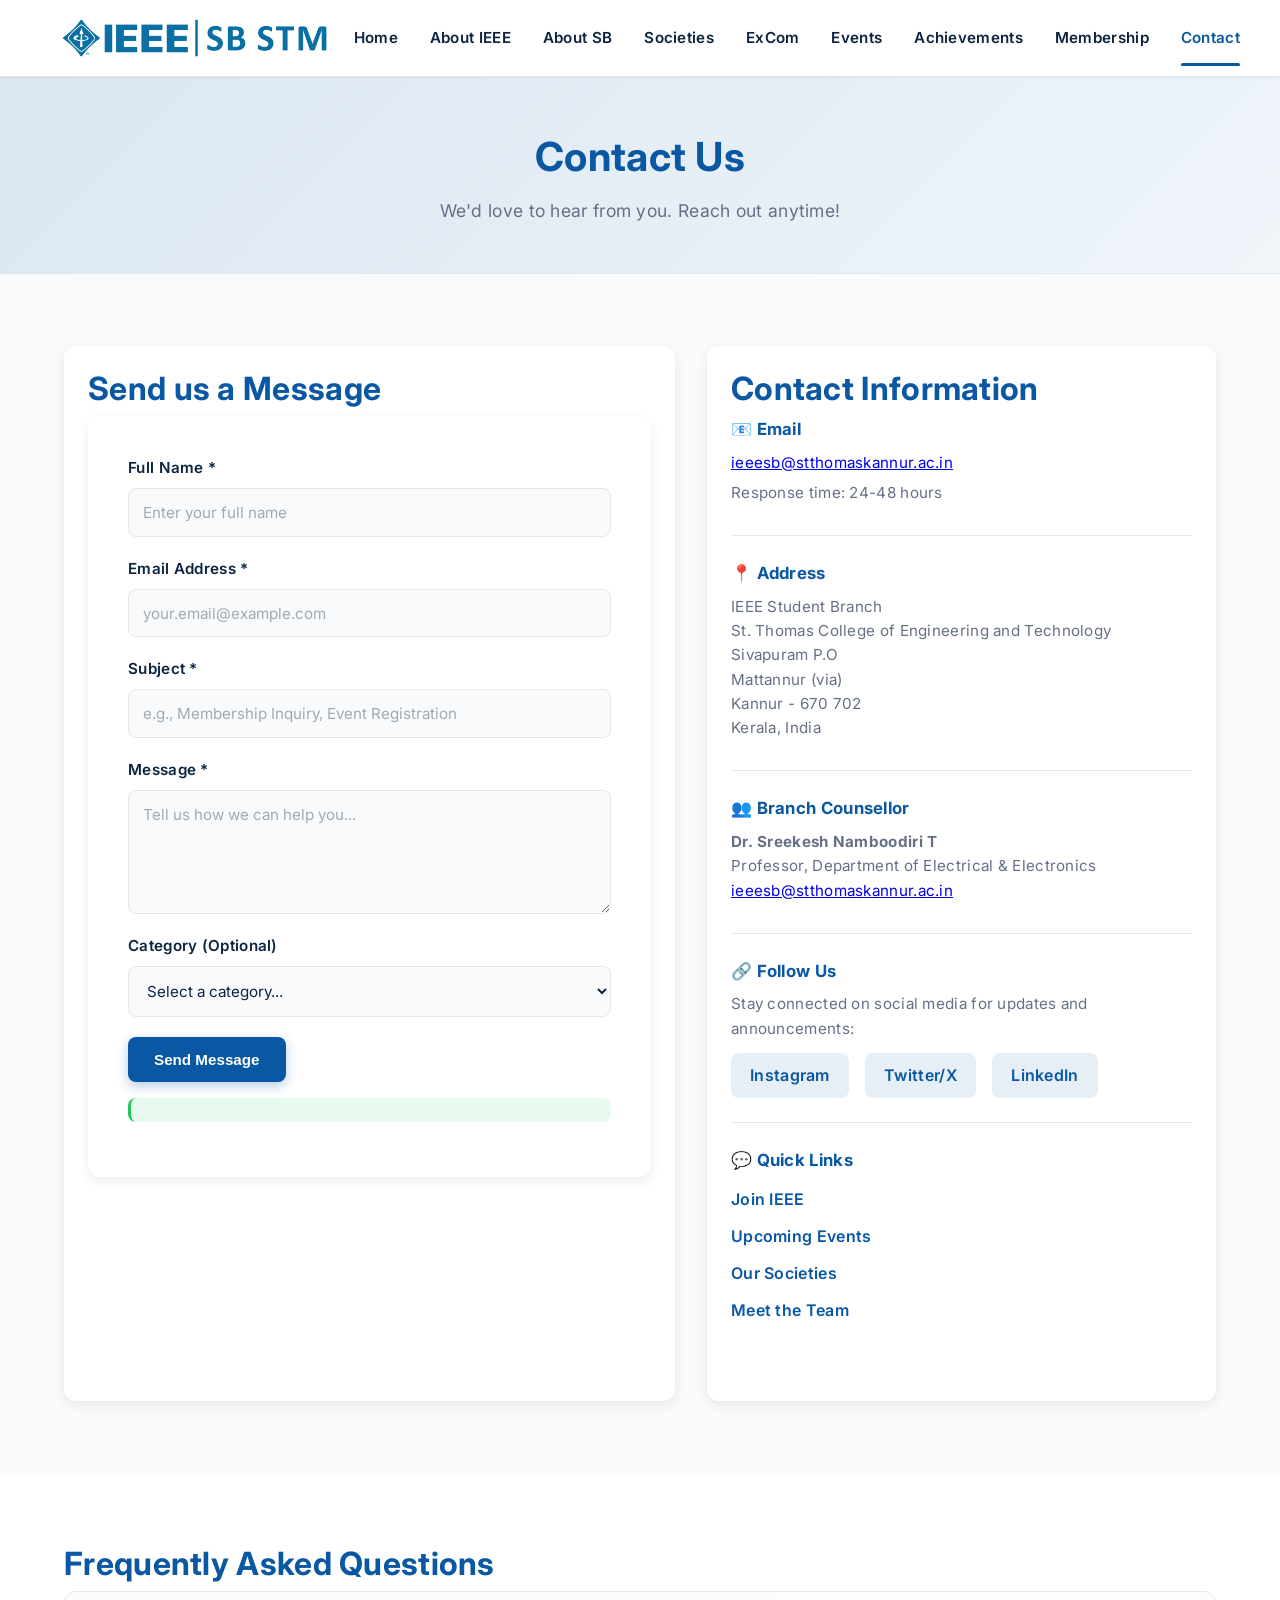
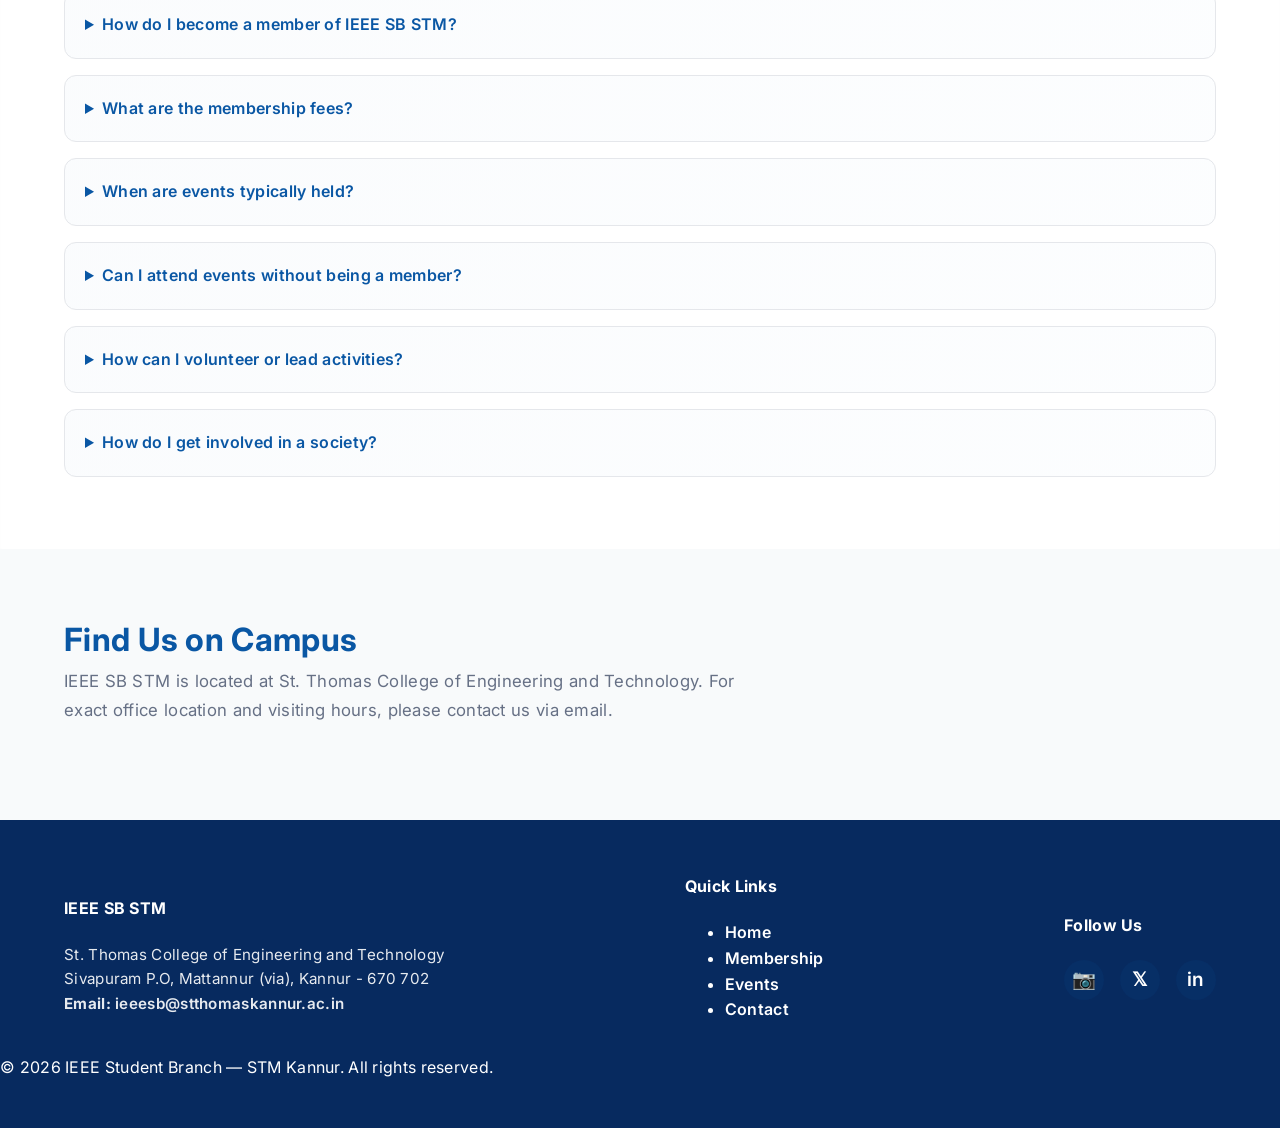
<file: contact.html>
<!doctype html>
<html lang="en">
<head>
  <meta charset="utf-8">
  <meta name="viewport" content="width=device-width,initial-scale=1">
  <title>Contact Us | IEEE SB STM</title>
  <meta name="description" content="Contact IEEE Student Branch at St. Thomas College of Engineering and Technology, Kannur.">
  <link rel="preconnect" href="https://fonts.gstatic.com" crossorigin>
  <link href="https://fonts.googleapis.com/css2?family=Inter:wght@300;400;600;700&display=swap" rel="stylesheet">
  <link rel="stylesheet" href="style.css">
</head>
<body>
  <!-- HEADER / NAVIGATION -->
  <header class="site-header">
    <div class="container header-inner">
      <a class="logo" href="index.html"></a>
      <img src="SB Logo.png" alt="IEEE SB STM" class="logo-img">
      <nav class="main-nav" id="mainNav">
        <a href="index.html">Home</a>
        <a href="about-ieee.html">About IEEE</a>
        <a href="about-sb.html">About SB</a>
        <a href="societies.html">Societies</a>
        <a href="excom.html">ExCom</a>
        <a href="events.html">Events</a>
        <a href="achievements.html">Achievements</a>
        <a href="membership.html">Membership</a>
        <a href="contact.html">Contact</a>
      </nav>
      <button class="menu-toggle" id="menuToggle" aria-label="Toggle menu">☰</button>
    </div>
  </header>

  <main>
    <!-- PAGE HEADER -->
    <section class="page-header">
      <div class="container">
        <h1>Contact Us</h1>
        <p>We'd love to hear from you. Reach out anytime!</p>
      </div>
    </section>

    <!-- CONTACT CONTENT -->
    <section class="section">
      <div class="container">
        <div class="contact-layout">
          <!-- CONTACT FORM -->
          <div class="contact-form-section">
            <h2>Send us a Message</h2>
            <form id="contactForm" class="contact-form">
              <div class="form-group">
                <label for="name">Full Name *</label>
                <input id="name" name="name" type="text" placeholder="Enter your full name" required>
              </div>
              <div class="form-group">
                <label for="email">Email Address *</label>
                <input id="email" name="email" type="email" placeholder="your.email@example.com" required>
              </div>
              <div class="form-group">
                <label for="subject">Subject *</label>
                <input id="subject" name="subject" type="text" placeholder="e.g., Membership Inquiry, Event Registration" required>
              </div>
              <div class="form-group">
                <label for="message">Message *</label>
                <textarea id="message" name="message" rows="5" placeholder="Tell us how we can help you..."></textarea>
              </div>
              <div class="form-group">
                <label for="category">Category (Optional)</label>
                <select id="category" name="category">
                  <option value="">Select a category...</option>
                  <option value="membership">Membership Inquiry</option>
                  <option value="event">Event Registration</option>
                  <option value="society">Society Information</option>
                  <option value="general">General Inquiry</option>
                  <option value="collaboration">Collaboration Proposal</option>
                  <option value="feedback">Feedback/Suggestion</option>
                </select>
              </div>
              <button class="btn primary" type="submit">Send Message</button>
              <p class="form-status" id="formStatus" aria-live="polite"></p>
            </form>
          </div>

          <!-- CONTACT INFO -->
          <div class="contact-info-section">
            <h2>Contact Information</h2>

            <div class="info-block">
              <h3>📧 Email</h3>
              <p><a href="mailto:ieeesb@stthomaskannur.ac.in">ieeesb@stthomaskannur.ac.in</a></p>
              <p class="info-note">Response time: 24-48 hours</p>
            </div>

            <div class="info-block">
              <h3>📍 Address</h3>
              <p>IEEE Student Branch<br>
                St. Thomas College of Engineering and Technology<br>
                Sivapuram P.O<br>
                Mattannur (via)<br>
                Kannur - 670 702<br>
                Kerala, India</p>
            </div>

            <div class="info-block">
              <h3>👥 Branch Counsellor</h3>
              <p><strong>Dr. Sreekesh Namboodiri T</strong><br>
                Professor, Department of Electrical & Electronics<br>
                <a href="mailto:ieeesb@stthomaskannur.ac.in">ieeesb@stthomaskannur.ac.in</a></p>
            </div>

            <div class="info-block">
              <h3>🔗 Follow Us</h3>
              <p>Stay connected on social media for updates and announcements:</p>
              <div class="socials-large">
                <a href="https://www.instagram.com/ieeesbstm/" class="social-link-large" target="_blank" rel="noopener">Instagram</a>
                <a href="#" class="social-link-large">Twitter/X</a>
                <a href="#" class="social-link-large">LinkedIn</a>
              </div>
            </div>

            <div class="info-block">
              <h3>💬 Quick Links</h3>
              <ul class="quick-links">
                <li><a href="membership.html">Join IEEE</a></li>
                <li><a href="events.html">Upcoming Events</a></li>
                <li><a href="societies.html">Our Societies</a></li>
                <li><a href="team.html">Meet the Team</a></li>
              </ul>
            </div>
          </div>
        </div>
      </div>
    </section>

    <!-- FAQ SECTION -->
    <section class="section alt">
      <div class="container">
        <h2>Frequently Asked Questions</h2>
        <div class="faq">
          <details class="faq-item">
            <summary>How do I become a member of IEEE SB STM?</summary>
            <p>First, you need to become an IEEE member by joining at ieee.org/membership/join. Then, select IEEE Student Branch at St. Thomas College, Kannur as your local branch during the signup process.</p>
          </details>

          <details class="faq-item">
            <summary>What are the membership fees?</summary>
            <p>IEEE Student membership has special discounted rates. The exact fee varies based on membership type and your location. Visit ieee.org/membership for current pricing.</p>
          </details>

          <details class="faq-item">
            <summary>When are events typically held?</summary>
            <p>Events are held throughout the academic year, typically on weekends and after college hours. Subscribe to our newsletter or follow Instagram for the latest event announcements.</p>
          </details>

          <details class="faq-item">
            <summary>Can I attend events without being a member?</summary>
            <p>Most of our events are open to all students, but certain activities may be reserved for members. Check the event details or contact us for specific information.</p>
          </details>

          <details class="faq-item">
            <summary>How can I volunteer or lead activities?</summary>
            <p>Contact us through this form or email ieeesb@stthomaskannur.ac.in to inquire about volunteer opportunities. Leadership roles are elected annually.</p>
          </details>

          <details class="faq-item">
            <summary>How do I get involved in a society?</summary>
            <p>Visit the Societies page to learn about each society. Reach out to us to know how to join the societies you're interested in.</p>
          </details>
        </div>
      </div>
    </section>

    <!-- CAMPUS MAP -->
    <section class="section">
      <div class="container">
        <h2>Find Us on Campus</h2>
        <p class="section-intro-text">IEEE SB STM is located at St. Thomas College of Engineering and Technology. For exact office location and visiting hours, please contact us via email.</p>
      </div>
    </section>
  </main>

  <!-- FOOTER -->
  <footer class="site-footer">
    <div class="container footer-inner">
      <div class="footer-section">
        <h4>IEEE SB STM</h4>
        <p>St. Thomas College of Engineering and Technology<br>Sivapuram P.O, Mattannur (via), Kannur - 670 702</p>
        <p><strong>Email:</strong> <a href="mailto:ieeesb@stthomaskannur.ac.in">ieeesb@stthomaskannur.ac.in</a></p>
      </div>
      <div class="footer-section">
        <h4>Quick Links</h4>
        <ul class="footer-links">
          <li><a href="index.html">Home</a></li>
          <li><a href="membership.html">Membership</a></li>
          <li><a href="events.html">Events</a></li>
          <li><a href="contact.html">Contact</a></li>
        </ul>
      </div>
      <div class="footer-section">
        <h4>Follow Us</h4>
        <div class="socials">
          <a href="https://www.instagram.com/ieeesbstm/" aria-label="Instagram" class="social-link" target="_blank" rel="noopener">📷</a>
          <a href="#" aria-label="Twitter" class="social-link">𝕏</a>
          <a href="#" aria-label="LinkedIn" class="social-link">in</a>
        </div>
      </div>
    </div>
    <div class="footer-bottom">
      <p>&copy; 2026 IEEE Student Branch — STM Kannur. All rights reserved.</p>
    </div>
  </footer>

  <script src="script.js"></script>
</body>
</html>
</file>
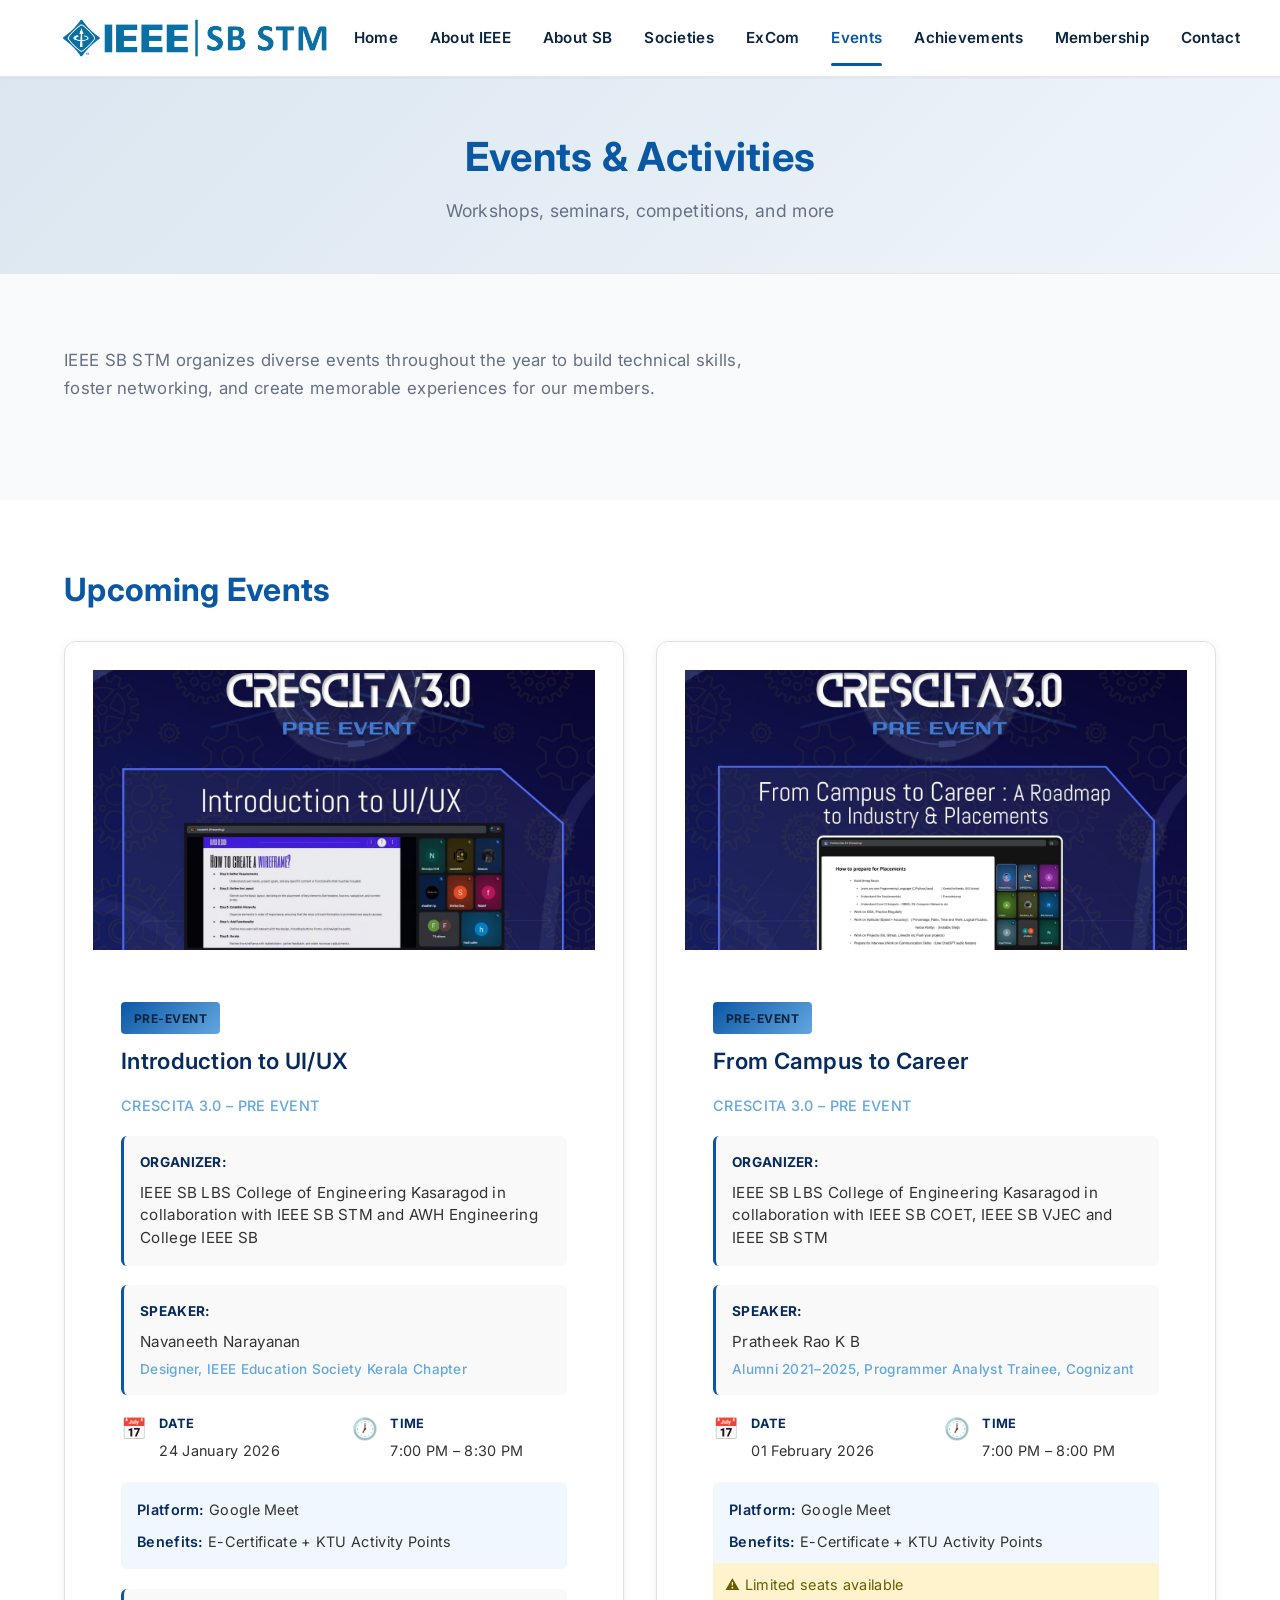
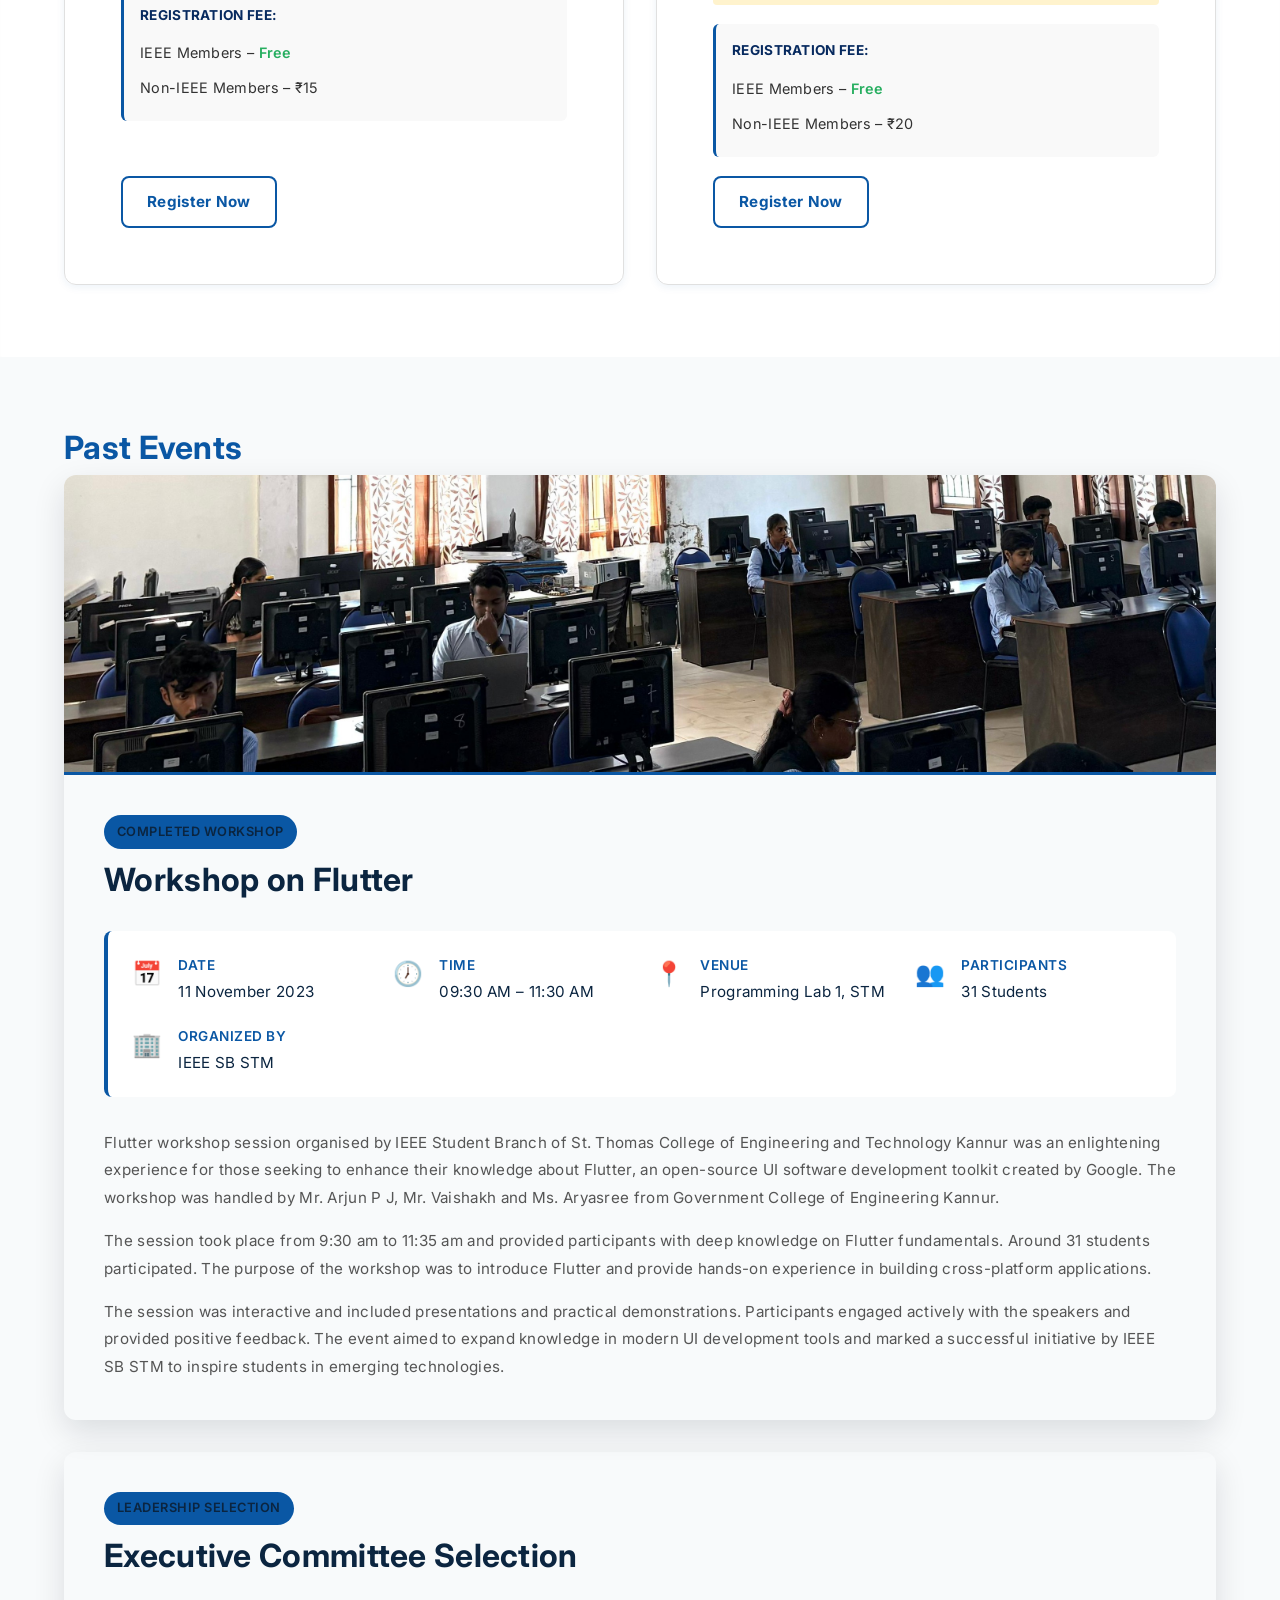
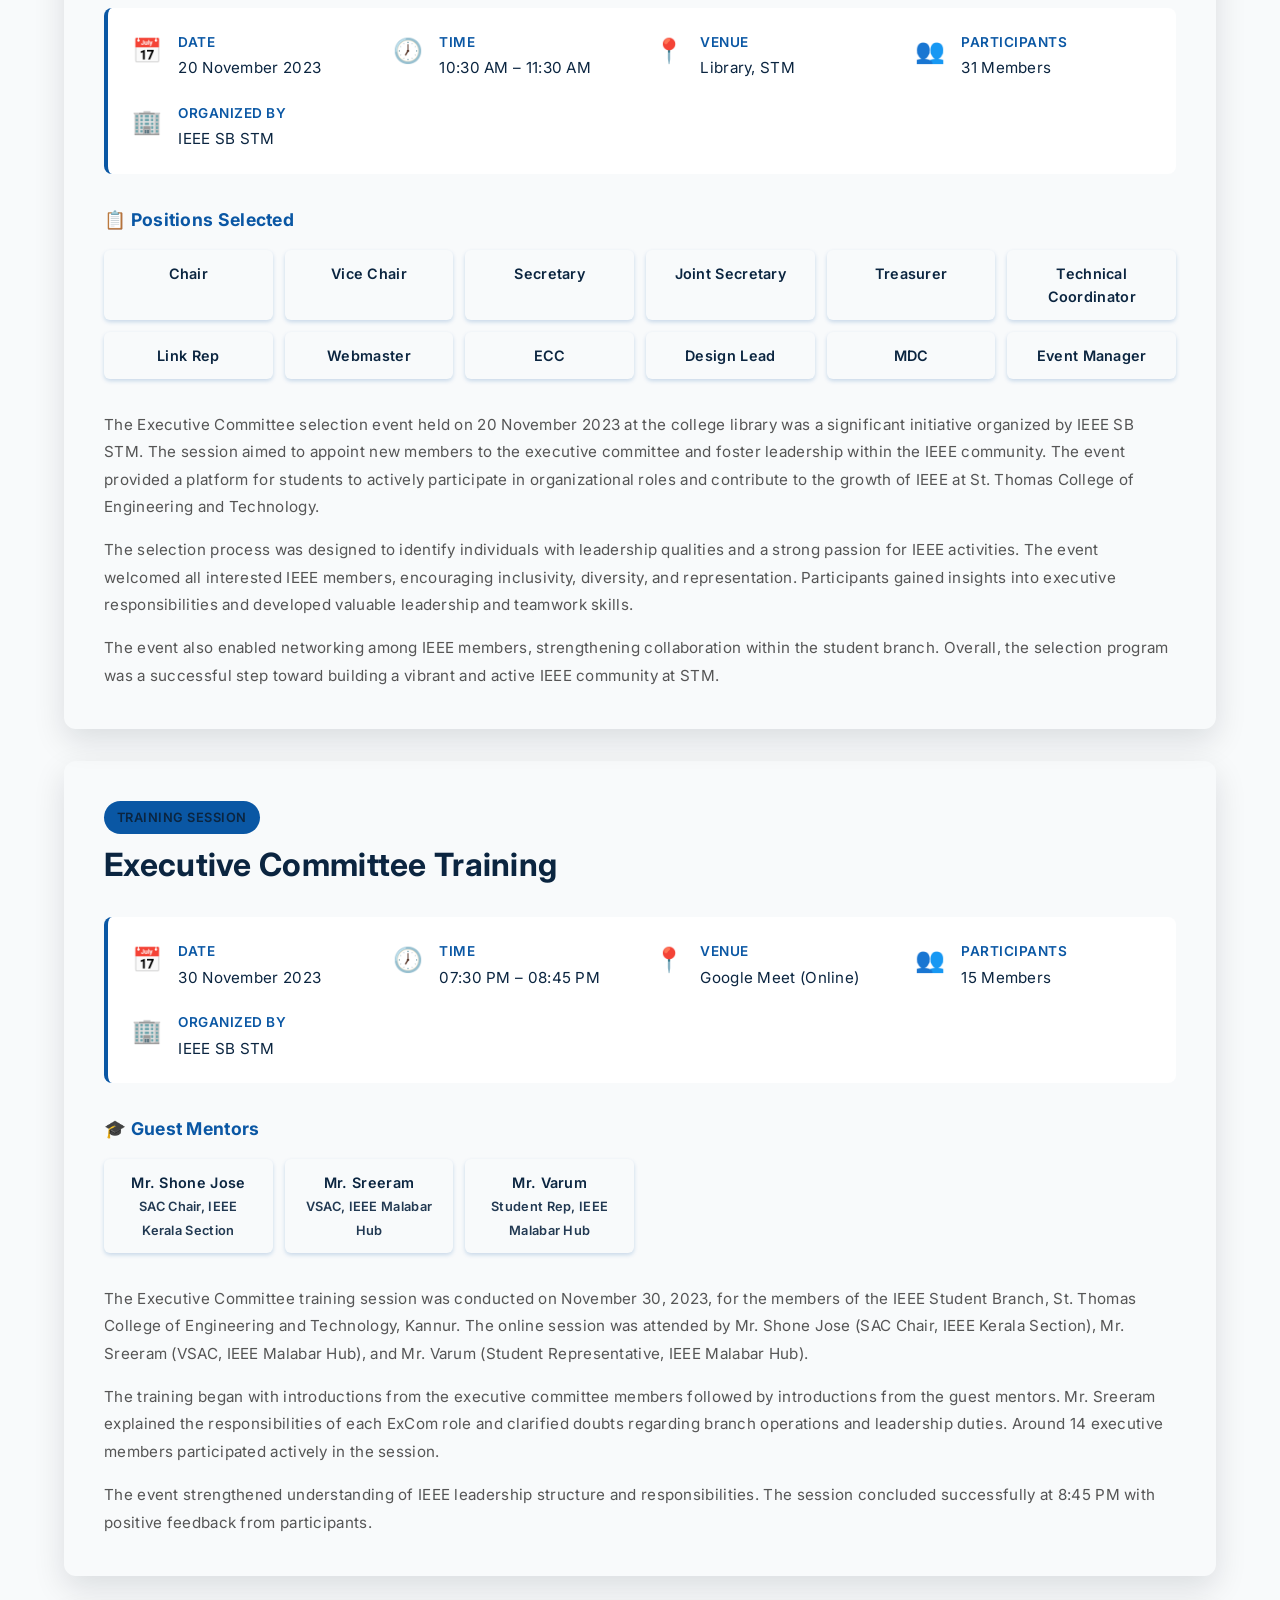
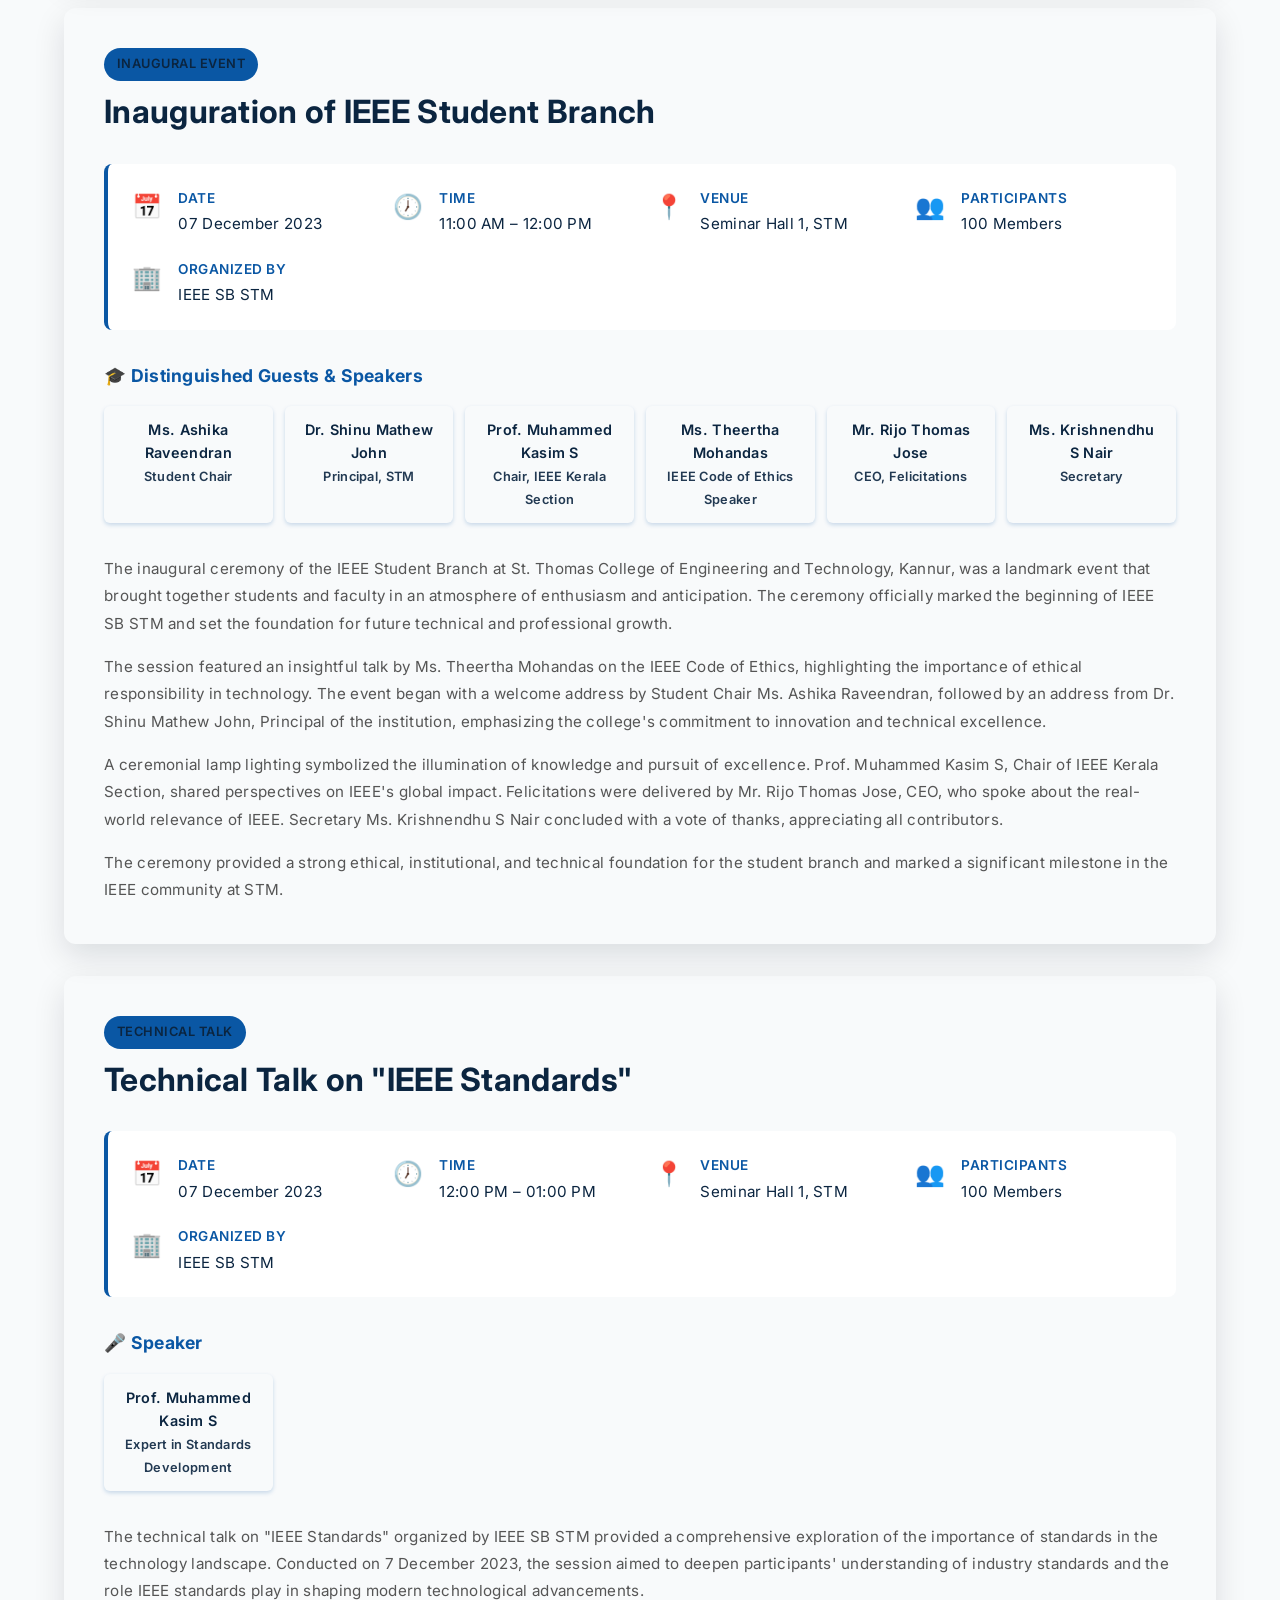
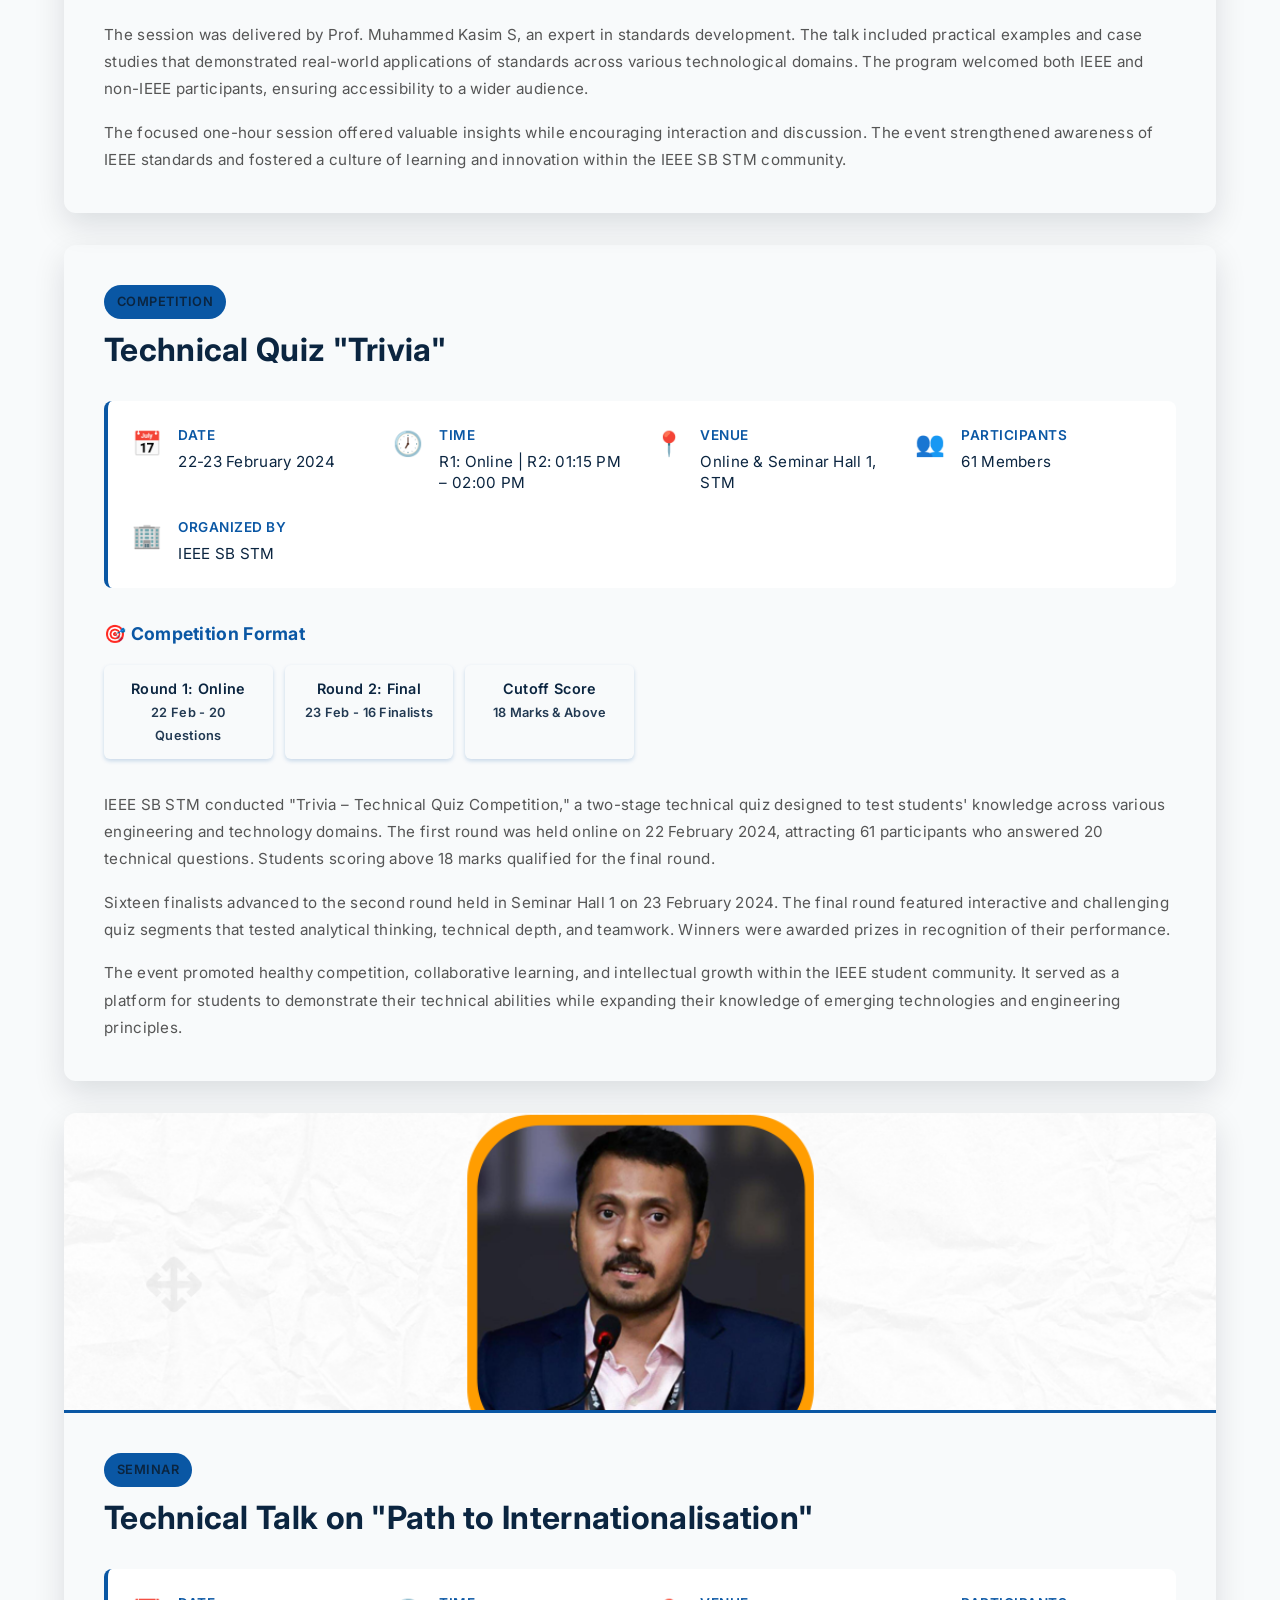
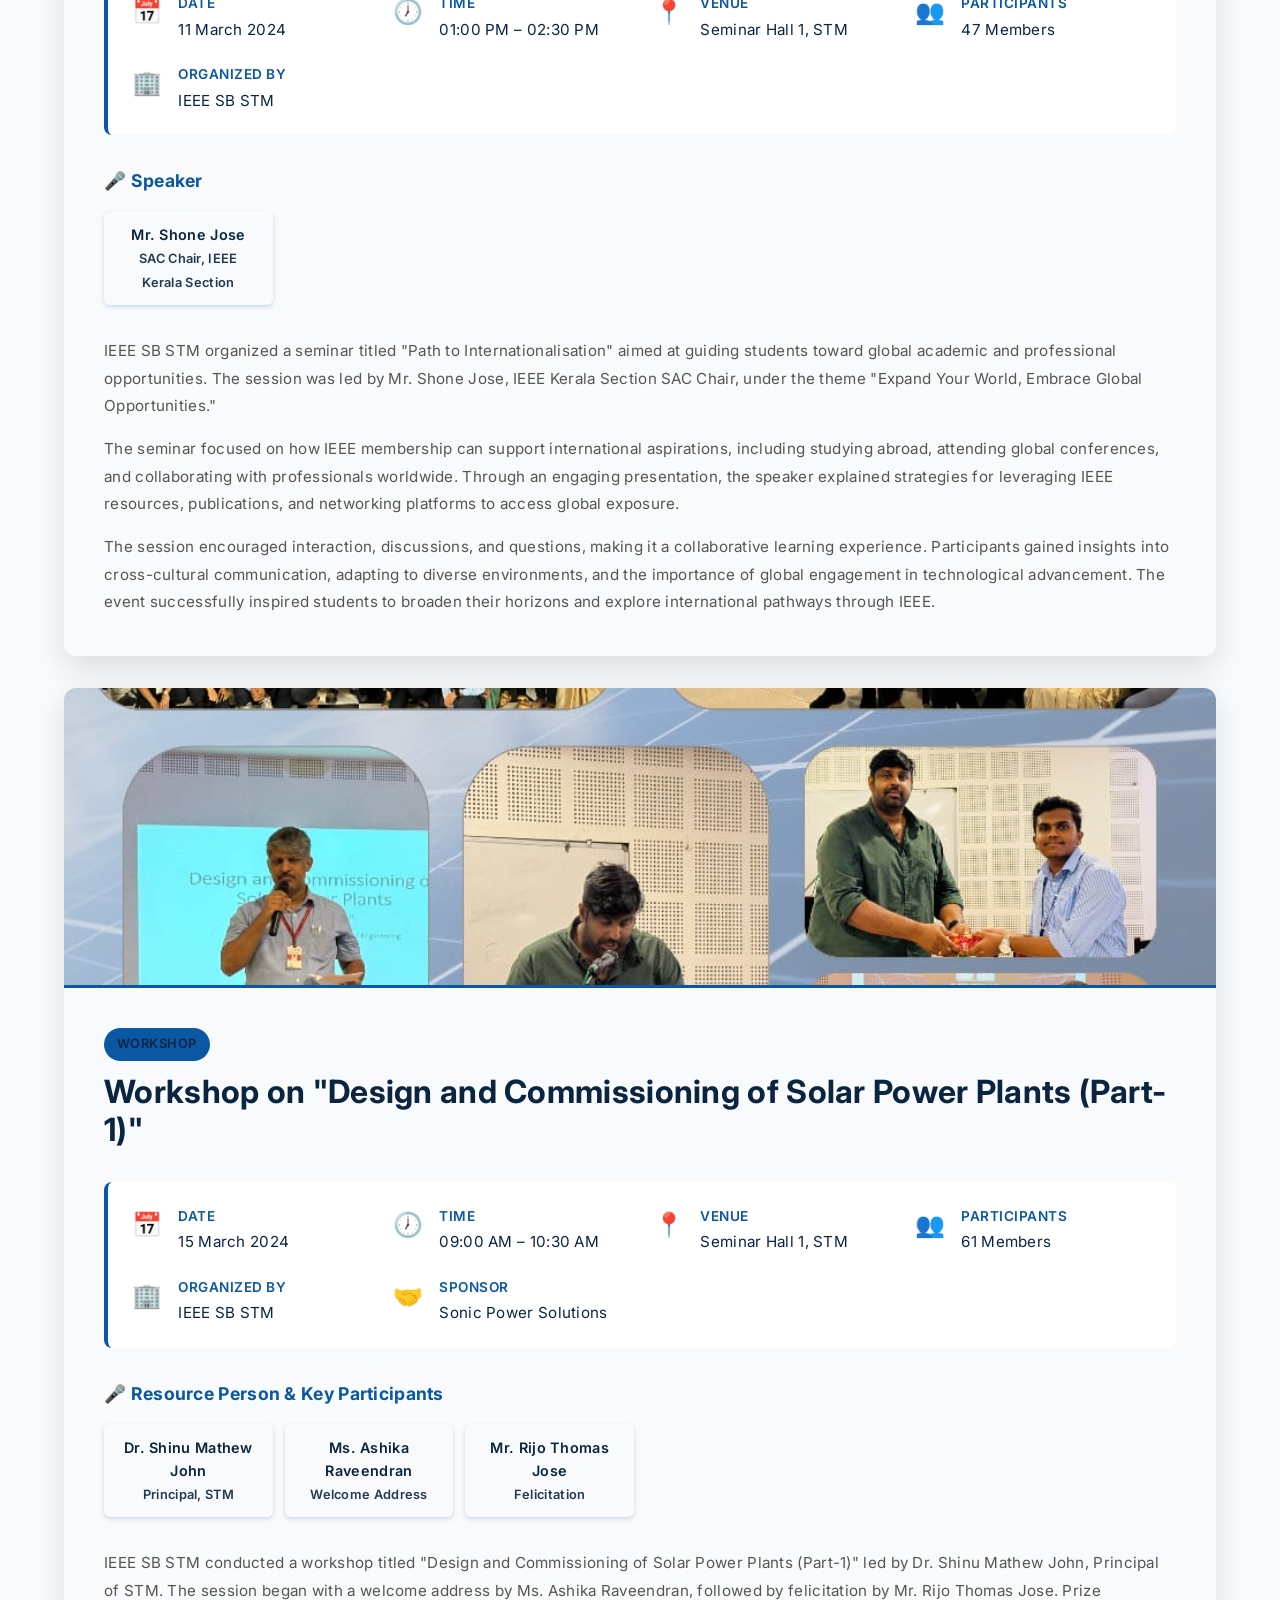
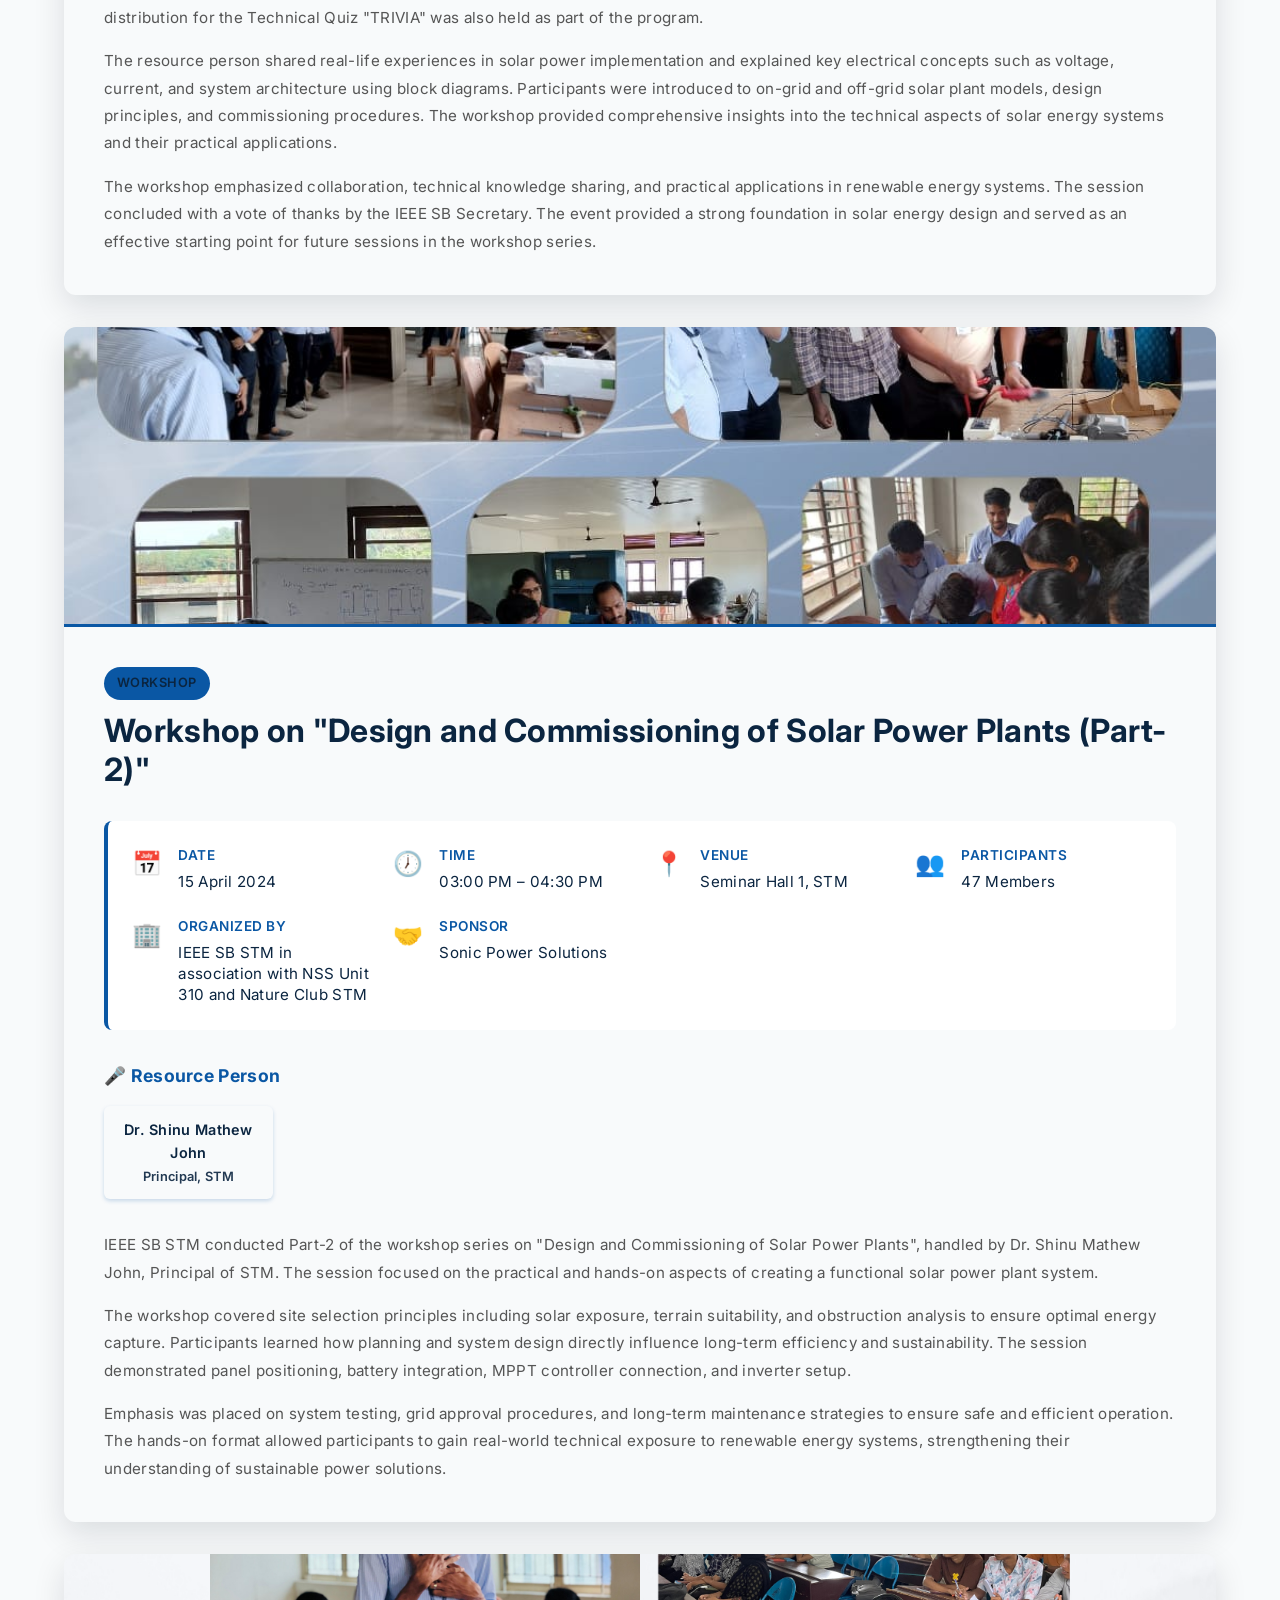
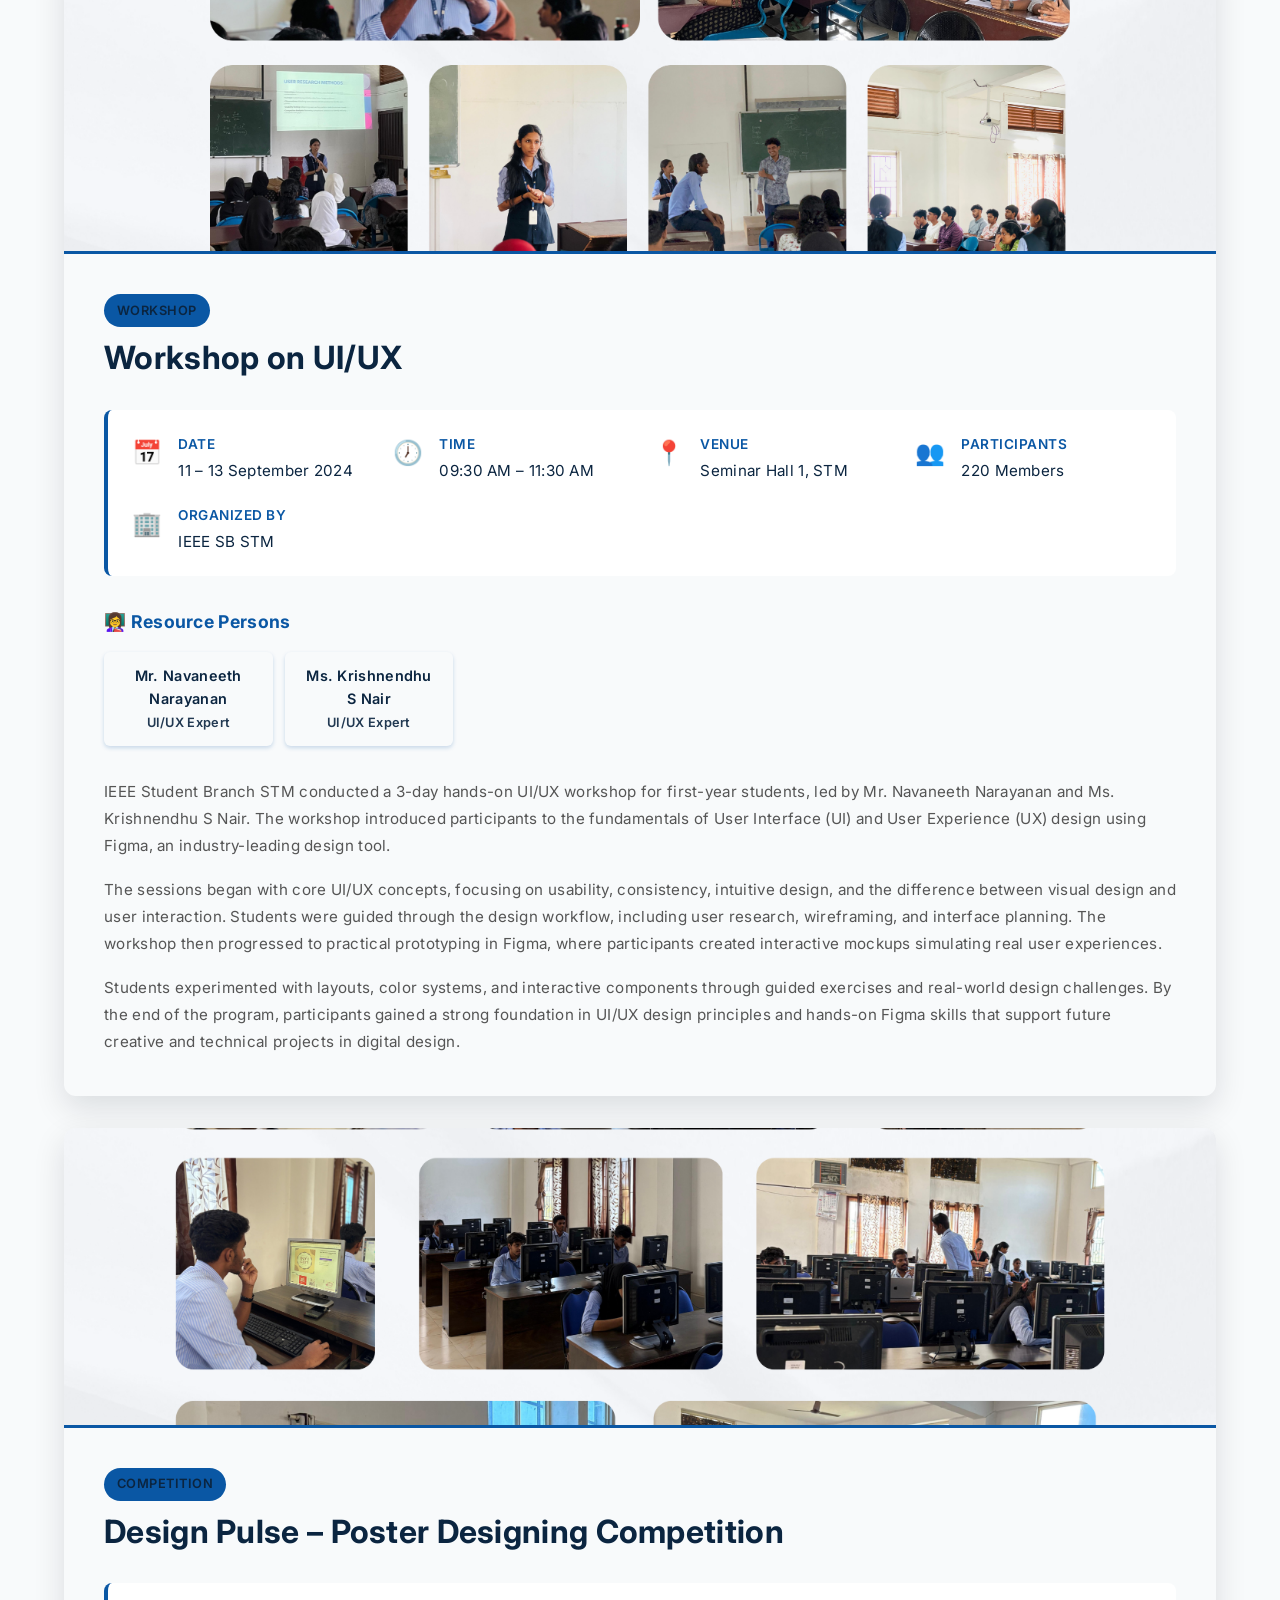
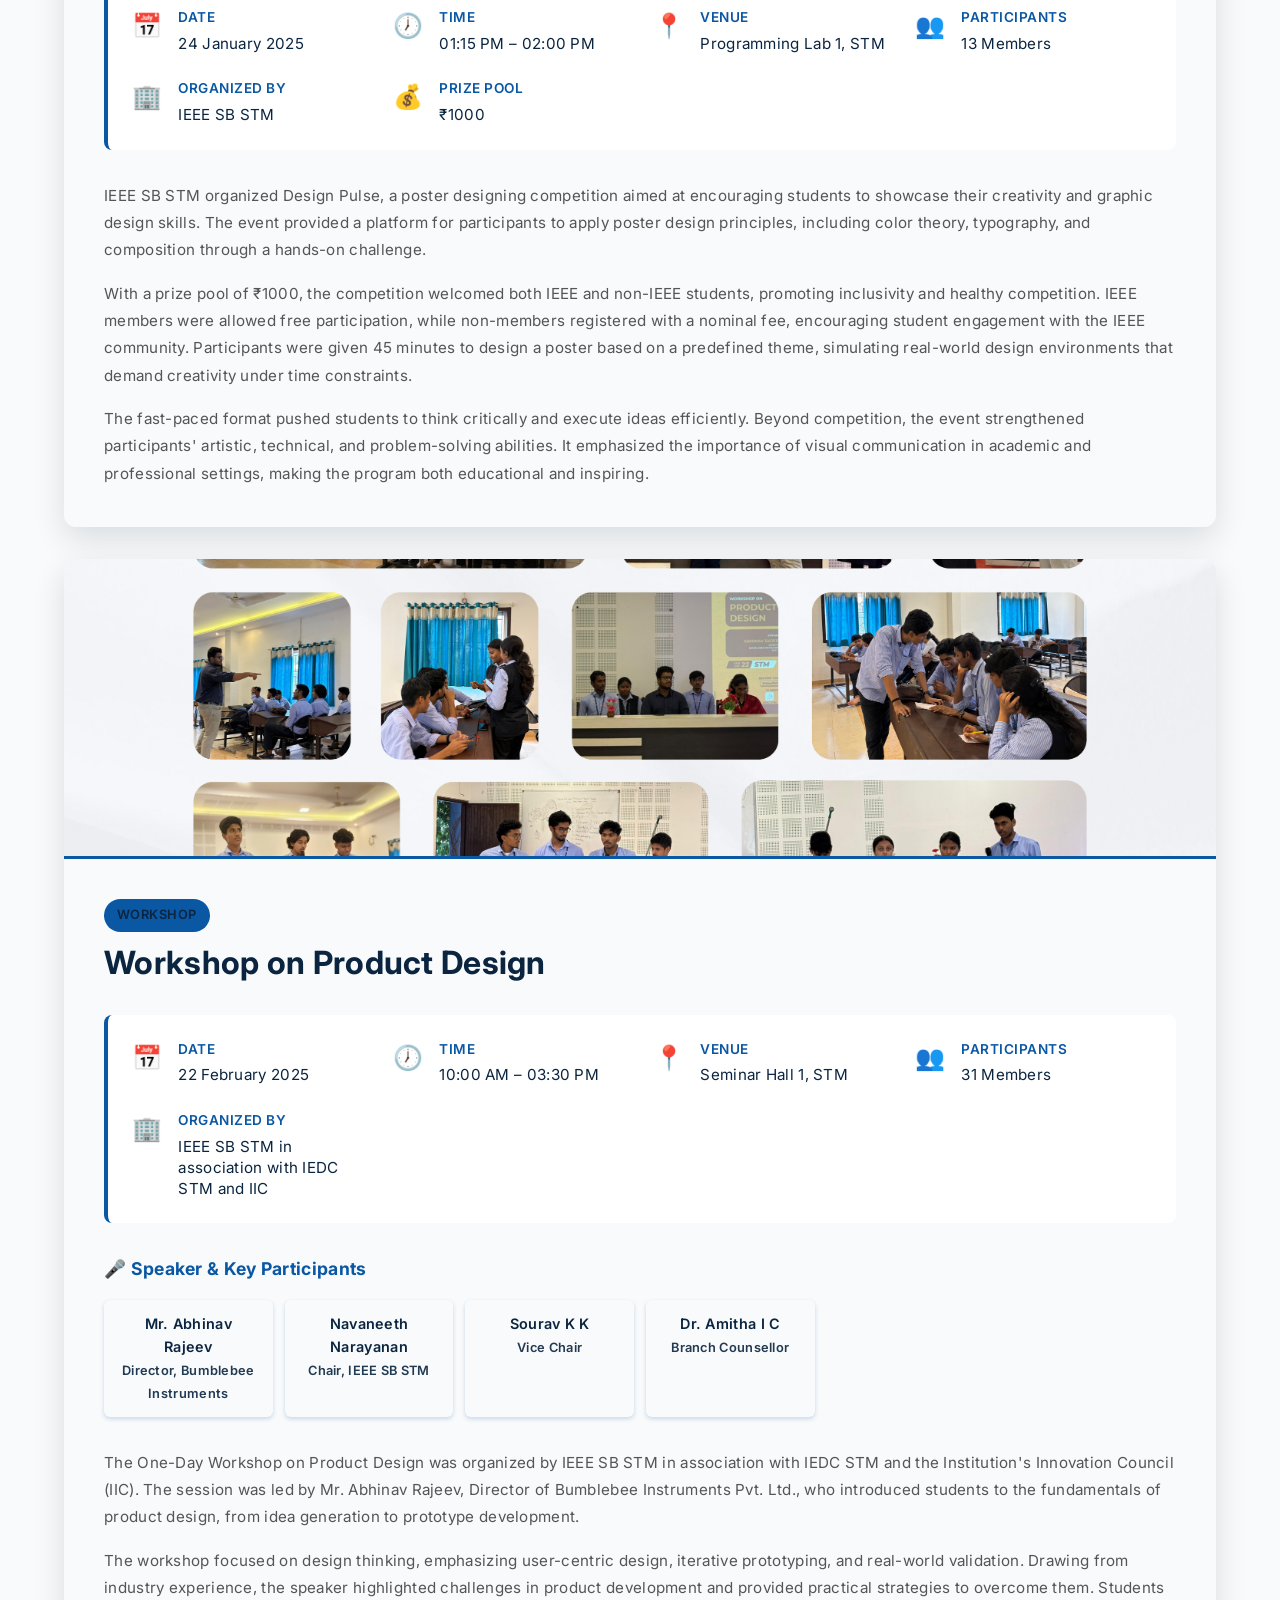
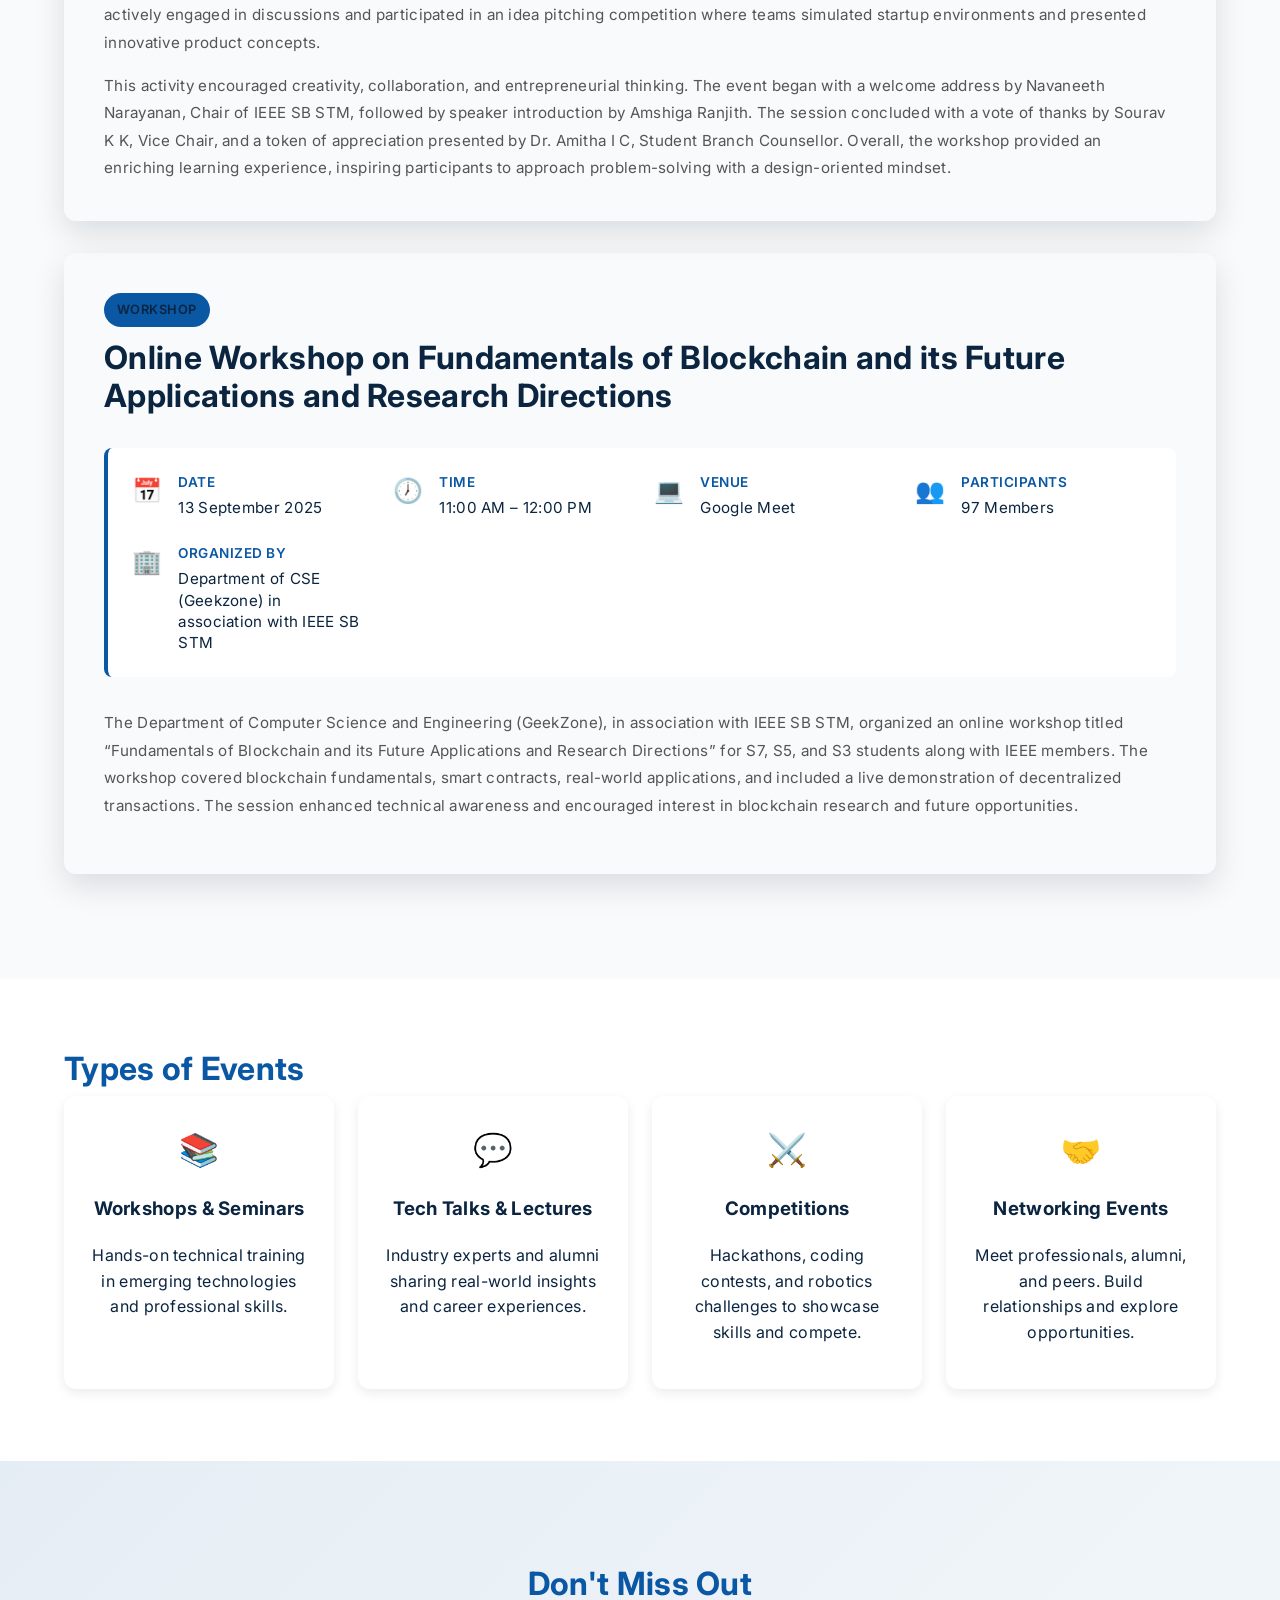
<file: events.html>
<!doctype html>
<html lang="en">
<head>
  <meta charset="utf-8">
  <meta name="viewport" content="width=device-width,initial-scale=1">
  <title>Events & Activities | IEEE SB STM</title>
  <meta name="description" content="Explore past and upcoming events organized by IEEE Student Branch at St. Thomas College.">
  <link rel="preconnect" href="https://fonts.gstatic.com" crossorigin>
  <link href="https://fonts.googleapis.com/css2?family=Inter:wght@300;400;600;700&display=swap" rel="stylesheet">
  <link rel="stylesheet" href="style.css">
</head>
<body>
  <!-- HEADER / NAVIGATION -->
  <header class="site-header">
    <div class="container header-inner">
      <a class="logo" href="index.html"></a>
      <img src="SB Logo.png" alt="IEEE SB STM" class="logo-img">
      <nav class="main-nav" id="mainNav">
        <a href="index.html">Home</a>
        <a href="about-ieee.html">About IEEE</a>
        <a href="about-sb.html">About SB</a>
        <a href="societies.html">Societies</a>
        <a href="excom.html">ExCom</a>
        <a href="events.html">Events</a>
        <a href="achievements.html">Achievements</a>
        <a href="membership.html">Membership</a>
        <a href="contact.html">Contact</a>
      </nav>
      <button class="menu-toggle" id="menuToggle" aria-label="Toggle menu">☰</button>
    </div>
  </header>

  <main>
    <!-- PAGE HEADER -->
    <section class="page-header">
      <div class="container">
        <h1>Events & Activities</h1>
        <p>Workshops, seminars, competitions, and more</p>
      </div>
    </section>

    <!-- INTRODUCTION -->
    <section class="section">
      <div class="container">
        <p class="section-intro-text">IEEE SB STM organizes diverse events throughout the year to build technical skills, foster networking, and create memorable experiences for our members.</p>
      </div>
    </section>

    <!-- UPCOMING EVENTS -->
    <section class="section alt">
      <div class="container">
        <h2>Upcoming Events</h2>
        <div class="events-grid">
          <!-- Event 1: Introduction to UI/UX -->
          <div class="event-card">
            <div class="event-poster">
              <img src="event1.jpg" alt="CRESCITA 3.0 – Introduction to UI/UX">
            </div>
            <div class="event-content">
              <div class="event-badge">Pre-Event</div>
              <h3>Introduction to UI/UX</h3>
              <p class="event-series">CRESCITA 3.0 – Pre Event</p>
              
              <div class="event-organizer">
                <strong>Organizer:</strong>
                <p>IEEE SB LBS College of Engineering Kasaragod in collaboration with IEEE SB STM and AWH Engineering College IEEE SB</p>
              </div>

              <div class="event-speaker">
                <strong>Speaker:</strong>
                <p>Navaneeth Narayanan<br><span class="speaker-title">Designer, IEEE Education Society Kerala Chapter</span></p>
              </div>

              <div class="event-details">
                <div class="detail-item">
                  <span class="detail-icon">📅</span>
                  <div>
                    <strong>Date</strong>
                    <p>24 January 2026</p>
                  </div>
                </div>
                <div class="detail-item">
                  <span class="detail-icon">🕖</span>
                  <div>
                    <strong>Time</strong>
                    <p>7:00 PM – 8:30 PM</p>
                  </div>
                </div>
              </div>

              <div class="event-info">
                <div class="info-section">
                  <strong>Platform:</strong> Google Meet
                </div>
                <div class="info-section">
                  <strong>Benefits:</strong> E-Certificate + KTU Activity Points
                </div>
              </div>

              <div class="registration-fees">
                <strong>Registration Fee:</strong>
                <ul>
                  <li>IEEE Members – <span class="free">Free</span></li>
                  <li>Non-IEEE Members – ₹15</li>
                </ul>
              </div>

              <a href="registration.html?event=Introduction%20to%20UI%2FUX" class="btn outline small">Register Now</a>
            </div>
          </div>

          <!-- Event 2: From Campus to Career -->
          <div class="event-card">
            <div class="event-poster">
              <img src="event2.jpg" alt="CRESCITA 3.0 – From Campus to Career">
            </div>
            <div class="event-content">
              <div class="event-badge">Pre-Event</div>
              <h3>From Campus to Career</h3>
              <p class="event-series">CRESCITA 3.0 – Pre Event</p>
              
              <div class="event-organizer">
                <strong>Organizer:</strong>
                <p>IEEE SB LBS College of Engineering Kasaragod in collaboration with IEEE SB COET, IEEE SB VJEC and IEEE SB STM</p>
              </div>

              <div class="event-speaker">
                <strong>Speaker:</strong>
                <p>Pratheek Rao K B<br><span class="speaker-title">Alumni 2021–2025, Programmer Analyst Trainee, Cognizant</span></p>
              </div>

              <div class="event-details">
                <div class="detail-item">
                  <span class="detail-icon">📅</span>
                  <div>
                    <strong>Date</strong>
                    <p>01 February 2026</p>
                  </div>
                </div>
                <div class="detail-item">
                  <span class="detail-icon">🕖</span>
                  <div>
                    <strong>Time</strong>
                    <p>7:00 PM – 8:00 PM</p>
                  </div>
                </div>
              </div>

              <div class="event-info">
                <div class="info-section">
                  <strong>Platform:</strong> Google Meet
                </div>
                <div class="info-section">
                  <strong>Benefits:</strong> E-Certificate + KTU Activity Points
                </div>
                <div class="info-section warning">
                  ⚠️ Limited seats available
                </div>
              </div>

              <div class="registration-fees">
                <strong>Registration Fee:</strong>
                <ul>
                  <li>IEEE Members – <span class="free">Free</span></li>
                  <li>Non-IEEE Members – ₹20</li>
                </ul>
              </div>

              <a href="registration.html?event=From%20Campus%20to%20Career" class="btn outline small">Register Now</a>
            </div>
          </div>
        </div>
      </div>
    </section>

    <!-- PAST EVENTS -->
    <section class="section">
      <div class="container">
        <h2>Past Events</h2>
        
        <!-- Featured Past Event Report -->
        <div class="past-event-report">
          <div class="past-event-report-image">
            <img src="flutter-workshop.jpg" alt="Workshop on Flutter - IEEE SB STM">
          </div>
          <div class="past-event-report-content">
            <div class="past-event-report-header">
              <span class="past-event-report-badge">Completed Workshop</span>
              <h3 class="past-event-report-title">Workshop on Flutter</h3>
            </div>

            <div class="past-event-report-details">
              <div class="event-detail-item">
                <div class="event-detail-icon">📅</div>
                <div class="event-detail-content">
                  <span class="event-detail-label">Date</span>
                  <span class="event-detail-value">11 November 2023</span>
                </div>
              </div>
              <div class="event-detail-item">
                <div class="event-detail-icon">🕖</div>
                <div class="event-detail-content">
                  <span class="event-detail-label">Time</span>
                  <span class="event-detail-value">09:30 AM – 11:30 AM</span>
                </div>
              </div>
              <div class="event-detail-item">
                <div class="event-detail-icon">📍</div>
                <div class="event-detail-content">
                  <span class="event-detail-label">Venue</span>
                  <span class="event-detail-value">Programming Lab 1, STM</span>
                </div>
              </div>
              <div class="event-detail-item">
                <div class="event-detail-icon">👥</div>
                <div class="event-detail-content">
                  <span class="event-detail-label">Participants</span>
                  <span class="event-detail-value">31 Students</span>
                </div>
              </div>
              <div class="event-detail-item">
                <div class="event-detail-icon">🏢</div>
                <div class="event-detail-content">
                  <span class="event-detail-label">Organized By</span>
                  <span class="event-detail-value">IEEE SB STM</span>
                </div>
              </div>
            </div>

            <div class="past-event-report-description">
              <p>Flutter workshop session organised by IEEE Student Branch of St. Thomas College of Engineering and Technology Kannur was an enlightening experience for those seeking to enhance their knowledge about Flutter, an open-source UI software development toolkit created by Google. The workshop was handled by Mr. Arjun P J, Mr. Vaishakh and Ms. Aryasree from Government College of Engineering Kannur.</p>
              
              <p>The session took place from 9:30 am to 11:35 am and provided participants with deep knowledge on Flutter fundamentals. Around 31 students participated. The purpose of the workshop was to introduce Flutter and provide hands-on experience in building cross-platform applications.</p>
              
              <p>The session was interactive and included presentations and practical demonstrations. Participants engaged actively with the speakers and provided positive feedback. The event aimed to expand knowledge in modern UI development tools and marked a successful initiative by IEEE SB STM to inspire students in emerging technologies.</p>
            </div>
          </div>
        </div>

        <!-- Executive Committee Selection Event -->
        <div class="past-event-report">
          <div class="past-event-report-content">
            <div class="past-event-report-header">
              <span class="past-event-report-badge">Leadership Selection</span>
              <h3 class="past-event-report-title">Executive Committee Selection</h3>
            </div>

            <div class="past-event-report-details">
              <div class="event-detail-item">
                <div class="event-detail-icon">📅</div>
                <div class="event-detail-content">
                  <span class="event-detail-label">Date</span>
                  <span class="event-detail-value">20 November 2023</span>
                </div>
              </div>
              <div class="event-detail-item">
                <div class="event-detail-icon">🕖</div>
                <div class="event-detail-content">
                  <span class="event-detail-label">Time</span>
                  <span class="event-detail-value">10:30 AM – 11:30 AM</span>
                </div>
              </div>
              <div class="event-detail-item">
                <div class="event-detail-icon">📍</div>
                <div class="event-detail-content">
                  <span class="event-detail-label">Venue</span>
                  <span class="event-detail-value">Library, STM</span>
                </div>
              </div>
              <div class="event-detail-item">
                <div class="event-detail-icon">👥</div>
                <div class="event-detail-content">
                  <span class="event-detail-label">Participants</span>
                  <span class="event-detail-value">31 Members</span>
                </div>
              </div>
              <div class="event-detail-item">
                <div class="event-detail-icon">🏢</div>
                <div class="event-detail-content">
                  <span class="event-detail-label">Organized By</span>
                  <span class="event-detail-value">IEEE SB STM</span>
                </div>
              </div>
            </div>

            <!-- Positions Selected -->
            <div class="event-positions-section">
              <h4 class="event-positions-title">📋 Positions Selected</h4>
              <div class="event-positions-grid">
                <div class="event-position-badge">Chair</div>
                <div class="event-position-badge">Vice Chair</div>
                <div class="event-position-badge">Secretary</div>
                <div class="event-position-badge">Joint Secretary</div>
                <div class="event-position-badge">Treasurer</div>
                <div class="event-position-badge">Technical Coordinator</div>
                <div class="event-position-badge">Link Rep</div>
                <div class="event-position-badge">Webmaster</div>
                <div class="event-position-badge">ECC</div>
                <div class="event-position-badge">Design Lead</div>
                <div class="event-position-badge">MDC</div>
                <div class="event-position-badge">Event Manager</div>
              </div>
            </div>

            <div class="past-event-report-description">
              <p>The Executive Committee selection event held on 20 November 2023 at the college library was a significant initiative organized by IEEE SB STM. The session aimed to appoint new members to the executive committee and foster leadership within the IEEE community. The event provided a platform for students to actively participate in organizational roles and contribute to the growth of IEEE at St. Thomas College of Engineering and Technology.</p>
              
              <p>The selection process was designed to identify individuals with leadership qualities and a strong passion for IEEE activities. The event welcomed all interested IEEE members, encouraging inclusivity, diversity, and representation. Participants gained insights into executive responsibilities and developed valuable leadership and teamwork skills.</p>
              
              <p>The event also enabled networking among IEEE members, strengthening collaboration within the student branch. Overall, the selection program was a successful step toward building a vibrant and active IEEE community at STM.</p>
            </div>
          </div>
        </div>

        <!-- Executive Committee Training Event -->
        <div class="past-event-report">
          <div class="past-event-report-content">
            <div class="past-event-report-header">
              <span class="past-event-report-badge">Training Session</span>
              <h3 class="past-event-report-title">Executive Committee Training</h3>
            </div>

            <div class="past-event-report-details">
              <div class="event-detail-item">
                <div class="event-detail-icon">📅</div>
                <div class="event-detail-content">
                  <span class="event-detail-label">Date</span>
                  <span class="event-detail-value">30 November 2023</span>
                </div>
              </div>
              <div class="event-detail-item">
                <div class="event-detail-icon">🕖</div>
                <div class="event-detail-content">
                  <span class="event-detail-label">Time</span>
                  <span class="event-detail-value">07:30 PM – 08:45 PM</span>
                </div>
              </div>
              <div class="event-detail-item">
                <div class="event-detail-icon">📍</div>
                <div class="event-detail-content">
                  <span class="event-detail-label">Venue</span>
                  <span class="event-detail-value">Google Meet (Online)</span>
                </div>
              </div>
              <div class="event-detail-item">
                <div class="event-detail-icon">👥</div>
                <div class="event-detail-content">
                  <span class="event-detail-label">Participants</span>
                  <span class="event-detail-value">15 Members</span>
                </div>
              </div>
              <div class="event-detail-item">
                <div class="event-detail-icon">🏢</div>
                <div class="event-detail-content">
                  <span class="event-detail-label">Organized By</span>
                  <span class="event-detail-value">IEEE SB STM</span>
                </div>
              </div>
            </div>

            <!-- Guest Speakers Section -->
            <div class="event-positions-section">
              <h4 class="event-positions-title">🎓 Guest Mentors</h4>
              <div class="event-positions-grid">
                <div class="event-position-badge">Mr. Shone Jose<br><span style="font-size: 0.8rem; opacity: 0.9;">SAC Chair, IEEE Kerala Section</span></div>
                <div class="event-position-badge">Mr. Sreeram<br><span style="font-size: 0.8rem; opacity: 0.9;">VSAC, IEEE Malabar Hub</span></div>
                <div class="event-position-badge">Mr. Varum<br><span style="font-size: 0.8rem; opacity: 0.9;">Student Rep, IEEE Malabar Hub</span></div>
              </div>
            </div>

            <div class="past-event-report-description">
              <p>The Executive Committee training session was conducted on November 30, 2023, for the members of the IEEE Student Branch, St. Thomas College of Engineering and Technology, Kannur. The online session was attended by Mr. Shone Jose (SAC Chair, IEEE Kerala Section), Mr. Sreeram (VSAC, IEEE Malabar Hub), and Mr. Varum (Student Representative, IEEE Malabar Hub).</p>
              
              <p>The training began with introductions from the executive committee members followed by introductions from the guest mentors. Mr. Sreeram explained the responsibilities of each ExCom role and clarified doubts regarding branch operations and leadership duties. Around 14 executive members participated actively in the session.</p>
              
              <p>The event strengthened understanding of IEEE leadership structure and responsibilities. The session concluded successfully at 8:45 PM with positive feedback from participants.</p>
            </div>
          </div>
        </div>

        <!-- Inauguration of IEEE Student Branch Event -->
        <div class="past-event-report">
          <div class="past-event-report-content">
            <div class="past-event-report-header">
              <span class="past-event-report-badge">Inaugural Event</span>
              <h3 class="past-event-report-title">Inauguration of IEEE Student Branch</h3>
            </div>

            <div class="past-event-report-details">
              <div class="event-detail-item">
                <div class="event-detail-icon">📅</div>
                <div class="event-detail-content">
                  <span class="event-detail-label">Date</span>
                  <span class="event-detail-value">07 December 2023</span>
                </div>
              </div>
              <div class="event-detail-item">
                <div class="event-detail-icon">🕖</div>
                <div class="event-detail-content">
                  <span class="event-detail-label">Time</span>
                  <span class="event-detail-value">11:00 AM – 12:00 PM</span>
                </div>
              </div>
              <div class="event-detail-item">
                <div class="event-detail-icon">📍</div>
                <div class="event-detail-content">
                  <span class="event-detail-label">Venue</span>
                  <span class="event-detail-value">Seminar Hall 1, STM</span>
                </div>
              </div>
              <div class="event-detail-item">
                <div class="event-detail-icon">👥</div>
                <div class="event-detail-content">
                  <span class="event-detail-label">Participants</span>
                  <span class="event-detail-value">100 Members</span>
                </div>
              </div>
              <div class="event-detail-item">
                <div class="event-detail-icon">🏢</div>
                <div class="event-detail-content">
                  <span class="event-detail-label">Organized By</span>
                  <span class="event-detail-value">IEEE SB STM</span>
                </div>
              </div>
            </div>

            <!-- Distinguished Guests Section -->
            <div class="event-positions-section">
              <h4 class="event-positions-title">🎓 Distinguished Guests & Speakers</h4>
              <div class="event-positions-grid">
                <div class="event-position-badge">Ms. Ashika Raveendran<br><span style="font-size: 0.8rem; opacity: 0.9;">Student Chair</span></div>
                <div class="event-position-badge">Dr. Shinu Mathew John<br><span style="font-size: 0.8rem; opacity: 0.9;">Principal, STM</span></div>
                <div class="event-position-badge">Prof. Muhammed Kasim S<br><span style="font-size: 0.8rem; opacity: 0.9;">Chair, IEEE Kerala Section</span></div>
                <div class="event-position-badge">Ms. Theertha Mohandas<br><span style="font-size: 0.8rem; opacity: 0.9;">IEEE Code of Ethics Speaker</span></div>
                <div class="event-position-badge">Mr. Rijo Thomas Jose<br><span style="font-size: 0.8rem; opacity: 0.9;">CEO, Felicitations</span></div>
                <div class="event-position-badge">Ms. Krishnendhu S Nair<br><span style="font-size: 0.8rem; opacity: 0.9;">Secretary</span></div>
              </div>
            </div>

            <div class="past-event-report-description">
              <p>The inaugural ceremony of the IEEE Student Branch at St. Thomas College of Engineering and Technology, Kannur, was a landmark event that brought together students and faculty in an atmosphere of enthusiasm and anticipation. The ceremony officially marked the beginning of IEEE SB STM and set the foundation for future technical and professional growth.</p>
              
              <p>The session featured an insightful talk by Ms. Theertha Mohandas on the IEEE Code of Ethics, highlighting the importance of ethical responsibility in technology. The event began with a welcome address by Student Chair Ms. Ashika Raveendran, followed by an address from Dr. Shinu Mathew John, Principal of the institution, emphasizing the college's commitment to innovation and technical excellence.</p>
              
              <p>A ceremonial lamp lighting symbolized the illumination of knowledge and pursuit of excellence. Prof. Muhammed Kasim S, Chair of IEEE Kerala Section, shared perspectives on IEEE's global impact. Felicitations were delivered by Mr. Rijo Thomas Jose, CEO, who spoke about the real-world relevance of IEEE. Secretary Ms. Krishnendhu S Nair concluded with a vote of thanks, appreciating all contributors.</p>
              
              <p>The ceremony provided a strong ethical, institutional, and technical foundation for the student branch and marked a significant milestone in the IEEE community at STM.</p>
            </div>
          </div>
        </div>

        <!-- Technical Talk on IEEE Standards Event -->
        <div class="past-event-report">
          <div class="past-event-report-content">
            <div class="past-event-report-header">
              <span class="past-event-report-badge">Technical Talk</span>
              <h3 class="past-event-report-title">Technical Talk on "IEEE Standards"</h3>
            </div>

            <div class="past-event-report-details">
              <div class="event-detail-item">
                <div class="event-detail-icon">📅</div>
                <div class="event-detail-content">
                  <span class="event-detail-label">Date</span>
                  <span class="event-detail-value">07 December 2023</span>
                </div>
              </div>
              <div class="event-detail-item">
                <div class="event-detail-icon">🕖</div>
                <div class="event-detail-content">
                  <span class="event-detail-label">Time</span>
                  <span class="event-detail-value">12:00 PM – 01:00 PM</span>
                </div>
              </div>
              <div class="event-detail-item">
                <div class="event-detail-icon">📍</div>
                <div class="event-detail-content">
                  <span class="event-detail-label">Venue</span>
                  <span class="event-detail-value">Seminar Hall 1, STM</span>
                </div>
              </div>
              <div class="event-detail-item">
                <div class="event-detail-icon">👥</div>
                <div class="event-detail-content">
                  <span class="event-detail-label">Participants</span>
                  <span class="event-detail-value">100 Members</span>
                </div>
              </div>
              <div class="event-detail-item">
                <div class="event-detail-icon">🏢</div>
                <div class="event-detail-content">
                  <span class="event-detail-label">Organized By</span>
                  <span class="event-detail-value">IEEE SB STM</span>
                </div>
              </div>
            </div>

            <!-- Speaker Section -->
            <div class="event-positions-section">
              <h4 class="event-positions-title">🎤 Speaker</h4>
              <div class="event-positions-grid">
                <div class="event-position-badge">Prof. Muhammed Kasim S<br><span style="font-size: 0.8rem; opacity: 0.9;">Expert in Standards Development</span></div>
              </div>
            </div>

            <div class="past-event-report-description">
              <p>The technical talk on "IEEE Standards" organized by IEEE SB STM provided a comprehensive exploration of the importance of standards in the technology landscape. Conducted on 7 December 2023, the session aimed to deepen participants' understanding of industry standards and the role IEEE standards play in shaping modern technological advancements.</p>
              
              <p>The session was delivered by Prof. Muhammed Kasim S, an expert in standards development. The talk included practical examples and case studies that demonstrated real-world applications of standards across various technological domains. The program welcomed both IEEE and non-IEEE participants, ensuring accessibility to a wider audience.</p>
              
              <p>The focused one-hour session offered valuable insights while encouraging interaction and discussion. The event strengthened awareness of IEEE standards and fostered a culture of learning and innovation within the IEEE SB STM community.</p>
            </div>
          </div>
        </div>

        <!-- Technical Quiz Trivia Event -->
        <div class="past-event-report">
          <div class="past-event-report-content">
            <div class="past-event-report-header">
              <span class="past-event-report-badge">Competition</span>
              <h3 class="past-event-report-title">Technical Quiz "Trivia"</h3>
            </div>

            <div class="past-event-report-details">
              <div class="event-detail-item">
                <div class="event-detail-icon">📅</div>
                <div class="event-detail-content">
                  <span class="event-detail-label">Date</span>
                  <span class="event-detail-value">22-23 February 2024</span>
                </div>
              </div>
              <div class="event-detail-item">
                <div class="event-detail-icon">🕖</div>
                <div class="event-detail-content">
                  <span class="event-detail-label">Time</span>
                  <span class="event-detail-value">R1: Online | R2: 01:15 PM – 02:00 PM</span>
                </div>
              </div>
              <div class="event-detail-item">
                <div class="event-detail-icon">📍</div>
                <div class="event-detail-content">
                  <span class="event-detail-label">Venue</span>
                  <span class="event-detail-value">Online & Seminar Hall 1, STM</span>
                </div>
              </div>
              <div class="event-detail-item">
                <div class="event-detail-icon">👥</div>
                <div class="event-detail-content">
                  <span class="event-detail-label">Participants</span>
                  <span class="event-detail-value">61 Members</span>
                </div>
              </div>
              <div class="event-detail-item">
                <div class="event-detail-icon">🏢</div>
                <div class="event-detail-content">
                  <span class="event-detail-label">Organized By</span>
                  <span class="event-detail-value">IEEE SB STM</span>
                </div>
              </div>
            </div>

            <!-- Event Format Section -->
            <div class="event-positions-section">
              <h4 class="event-positions-title">🎯 Competition Format</h4>
              <div class="event-positions-grid">
                <div class="event-position-badge">Round 1: Online<br><span style="font-size: 0.8rem; opacity: 0.9;">22 Feb - 20 Questions</span></div>
                <div class="event-position-badge">Round 2: Final<br><span style="font-size: 0.8rem; opacity: 0.9;">23 Feb - 16 Finalists</span></div>
                <div class="event-position-badge">Cutoff Score<br><span style="font-size: 0.8rem; opacity: 0.9;">18 Marks & Above</span></div>
              </div>
            </div>

            <div class="past-event-report-description">
              <p>IEEE SB STM conducted "Trivia – Technical Quiz Competition," a two-stage technical quiz designed to test students' knowledge across various engineering and technology domains. The first round was held online on 22 February 2024, attracting 61 participants who answered 20 technical questions. Students scoring above 18 marks qualified for the final round.</p>
              
              <p>Sixteen finalists advanced to the second round held in Seminar Hall 1 on 23 February 2024. The final round featured interactive and challenging quiz segments that tested analytical thinking, technical depth, and teamwork. Winners were awarded prizes in recognition of their performance.</p>
              
              <p>The event promoted healthy competition, collaborative learning, and intellectual growth within the IEEE student community. It served as a platform for students to demonstrate their technical abilities while expanding their knowledge of emerging technologies and engineering principles.</p>
            </div>
          </div>
        </div>

        <!-- Technical Talk on Path to Internationalisation Event -->
        <div class="past-event-report">
          <div class="past-event-report-image">
            <img src="internationalisation-event.png" alt="Path to Internationalisation Event">
          </div>
          <div class="past-event-report-content">
            <div class="past-event-report-header">
              <span class="past-event-report-badge">Seminar</span>
              <h3 class="past-event-report-title">Technical Talk on "Path to Internationalisation"</h3>
            </div>

            <div class="past-event-report-details">
              <div class="event-detail-item">
                <div class="event-detail-icon">📅</div>
                <div class="event-detail-content">
                  <span class="event-detail-label">Date</span>
                  <span class="event-detail-value">11 March 2024</span>
                </div>
              </div>
              <div class="event-detail-item">
                <div class="event-detail-icon">🕖</div>
                <div class="event-detail-content">
                  <span class="event-detail-label">Time</span>
                  <span class="event-detail-value">01:00 PM – 02:30 PM</span>
                </div>
              </div>
              <div class="event-detail-item">
                <div class="event-detail-icon">📍</div>
                <div class="event-detail-content">
                  <span class="event-detail-label">Venue</span>
                  <span class="event-detail-value">Seminar Hall 1, STM</span>
                </div>
              </div>
              <div class="event-detail-item">
                <div class="event-detail-icon">👥</div>
                <div class="event-detail-content">
                  <span class="event-detail-label">Participants</span>
                  <span class="event-detail-value">47 Members</span>
                </div>
              </div>
              <div class="event-detail-item">
                <div class="event-detail-icon">🏢</div>
                <div class="event-detail-content">
                  <span class="event-detail-label">Organized By</span>
                  <span class="event-detail-value">IEEE SB STM</span>
                </div>
              </div>
            </div>

            <!-- Speaker Section -->
            <div class="event-positions-section">
              <h4 class="event-positions-title">🎤 Speaker</h4>
              <div class="event-positions-grid">
                <div class="event-position-badge">Mr. Shone Jose<br><span style="font-size: 0.8rem; opacity: 0.9;">SAC Chair, IEEE Kerala Section</span></div>
              </div>
            </div>

            <div class="past-event-report-description">
              <p>IEEE SB STM organized a seminar titled "Path to Internationalisation" aimed at guiding students toward global academic and professional opportunities. The session was led by Mr. Shone Jose, IEEE Kerala Section SAC Chair, under the theme "Expand Your World, Embrace Global Opportunities."</p>
              
              <p>The seminar focused on how IEEE membership can support international aspirations, including studying abroad, attending global conferences, and collaborating with professionals worldwide. Through an engaging presentation, the speaker explained strategies for leveraging IEEE resources, publications, and networking platforms to access global exposure.</p>
              
              <p>The session encouraged interaction, discussions, and questions, making it a collaborative learning experience. Participants gained insights into cross-cultural communication, adapting to diverse environments, and the importance of global engagement in technological advancement. The event successfully inspired students to broaden their horizons and explore international pathways through IEEE.</p>
            </div>
          </div>
        </div>

        <!-- Workshop on Design and Commissioning of Solar Power Plants Event -->
        <div class="past-event-report">
          <div class="past-event-report-image">
            <img src="solar-workshop-event.jpg" alt="Design and Commissioning of Solar Power Plant Workshop">
          </div>
          <div class="past-event-report-content">
            <div class="past-event-report-header">
              <span class="past-event-report-badge">Workshop</span>
              <h3 class="past-event-report-title">Workshop on "Design and Commissioning of Solar Power Plants (Part-1)"</h3>
            </div>

            <div class="past-event-report-details">
              <div class="event-detail-item">
                <div class="event-detail-icon">📅</div>
                <div class="event-detail-content">
                  <span class="event-detail-label">Date</span>
                  <span class="event-detail-value">15 March 2024</span>
                </div>
              </div>
              <div class="event-detail-item">
                <div class="event-detail-icon">🕖</div>
                <div class="event-detail-content">
                  <span class="event-detail-label">Time</span>
                  <span class="event-detail-value">09:00 AM – 10:30 AM</span>
                </div>
              </div>
              <div class="event-detail-item">
                <div class="event-detail-icon">📍</div>
                <div class="event-detail-content">
                  <span class="event-detail-label">Venue</span>
                  <span class="event-detail-value">Seminar Hall 1, STM</span>
                </div>
              </div>
              <div class="event-detail-item">
                <div class="event-detail-icon">👥</div>
                <div class="event-detail-content">
                  <span class="event-detail-label">Participants</span>
                  <span class="event-detail-value">61 Members</span>
                </div>
              </div>
              <div class="event-detail-item">
                <div class="event-detail-icon">🏢</div>
                <div class="event-detail-content">
                  <span class="event-detail-label">Organized By</span>
                  <span class="event-detail-value">IEEE SB STM</span>
                </div>
              </div>
              <div class="event-detail-item">
                <div class="event-detail-icon">🤝</div>
                <div class="event-detail-content">
                  <span class="event-detail-label">Sponsor</span>
                  <span class="event-detail-value">Sonic Power Solutions</span>
                </div>
              </div>
            </div>

            <!-- Resource Person & Key Participants Section -->
            <div class="event-positions-section">
              <h4 class="event-positions-title">🎤 Resource Person & Key Participants</h4>
              <div class="event-positions-grid">
                <div class="event-position-badge">Dr. Shinu Mathew John<br><span style="font-size: 0.8rem; opacity: 0.9;">Principal, STM</span></div>
                <div class="event-position-badge">Ms. Ashika Raveendran<br><span style="font-size: 0.8rem; opacity: 0.9;">Welcome Address</span></div>
                <div class="event-position-badge">Mr. Rijo Thomas Jose<br><span style="font-size: 0.8rem; opacity: 0.9;">Felicitation</span></div>
              </div>
            </div>

            <div class="past-event-report-description">
              <p>IEEE SB STM conducted a workshop titled "Design and Commissioning of Solar Power Plants (Part-1)" led by Dr. Shinu Mathew John, Principal of STM. The session began with a welcome address by Ms. Ashika Raveendran, followed by felicitation by Mr. Rijo Thomas Jose. Prize distribution for the Technical Quiz "TRIVIA" was also held as part of the program.</p>
              
              <p>The resource person shared real-life experiences in solar power implementation and explained key electrical concepts such as voltage, current, and system architecture using block diagrams. Participants were introduced to on-grid and off-grid solar plant models, design principles, and commissioning procedures. The workshop provided comprehensive insights into the technical aspects of solar energy systems and their practical applications.</p>
              
              <p>The workshop emphasized collaboration, technical knowledge sharing, and practical applications in renewable energy systems. The session concluded with a vote of thanks by the IEEE SB Secretary. The event provided a strong foundation in solar energy design and served as an effective starting point for future sessions in the workshop series.</p>
            </div>
          </div>
        </div>

        <!-- Workshop on Design and Commissioning of Solar Power Plants Part-2 Event -->
        <div class="past-event-report">
          <div class="past-event-report-image">
            <img src="solar-workshop-part2-event.jpg" alt="Design and Commissioning of Solar Power Plants Part-2 Workshop">
          </div>
          <div class="past-event-report-content">
            <div class="past-event-report-header">
              <span class="past-event-report-badge">Workshop</span>
              <h3 class="past-event-report-title">Workshop on "Design and Commissioning of Solar Power Plants (Part-2)"</h3>
            </div>

            <div class="past-event-report-details">
              <div class="event-detail-item">
                <div class="event-detail-icon">📅</div>
                <div class="event-detail-content">
                  <span class="event-detail-label">Date</span>
                  <span class="event-detail-value">15 April 2024</span>
                </div>
              </div>
              <div class="event-detail-item">
                <div class="event-detail-icon">🕖</div>
                <div class="event-detail-content">
                  <span class="event-detail-label">Time</span>
                  <span class="event-detail-value">03:00 PM – 04:30 PM</span>
                </div>
              </div>
              <div class="event-detail-item">
                <div class="event-detail-icon">📍</div>
                <div class="event-detail-content">
                  <span class="event-detail-label">Venue</span>
                  <span class="event-detail-value">Seminar Hall 1, STM</span>
                </div>
              </div>
              <div class="event-detail-item">
                <div class="event-detail-icon">👥</div>
                <div class="event-detail-content">
                  <span class="event-detail-label">Participants</span>
                  <span class="event-detail-value">47 Members</span>
                </div>
              </div>
              <div class="event-detail-item">
                <div class="event-detail-icon">🏢</div>
                <div class="event-detail-content">
                  <span class="event-detail-label">Organized By</span>
                  <span class="event-detail-value">IEEE SB STM in association with NSS Unit 310 and Nature Club STM</span>
                </div>
              </div>
              <div class="event-detail-item">
                <div class="event-detail-icon">🤝</div>
                <div class="event-detail-content">
                  <span class="event-detail-label">Sponsor</span>
                  <span class="event-detail-value">Sonic Power Solutions</span>
                </div>
              </div>
            </div>

            <!-- Resource Person Section -->
            <div class="event-positions-section">
              <h4 class="event-positions-title">🎤 Resource Person</h4>
              <div class="event-positions-grid">
                <div class="event-position-badge">Dr. Shinu Mathew John<br><span style="font-size: 0.8rem; opacity: 0.9;">Principal, STM</span></div>
              </div>
            </div>

            <div class="past-event-report-description">
              <p>IEEE SB STM conducted Part-2 of the workshop series on "Design and Commissioning of Solar Power Plants", handled by Dr. Shinu Mathew John, Principal of STM. The session focused on the practical and hands-on aspects of creating a functional solar power plant system.</p>
              
              <p>The workshop covered site selection principles including solar exposure, terrain suitability, and obstruction analysis to ensure optimal energy capture. Participants learned how planning and system design directly influence long-term efficiency and sustainability. The session demonstrated panel positioning, battery integration, MPPT controller connection, and inverter setup.</p>
              
              <p>Emphasis was placed on system testing, grid approval procedures, and long-term maintenance strategies to ensure safe and efficient operation. The hands-on format allowed participants to gain real-world technical exposure to renewable energy systems, strengthening their understanding of sustainable power solutions.</p>
            </div>
          </div>
        </div>

        <!-- Workshop on UI/UX Event -->
        <div class="past-event-report">
          <div class="past-event-report-image">
            <img src="uiux-workshop-event.png" alt="Workshop on UI/UX Design">
          </div>
          <div class="past-event-report-content">
            <div class="past-event-report-header">
              <span class="past-event-report-badge">Workshop</span>
              <h3 class="past-event-report-title">Workshop on UI/UX</h3>
            </div>

            <div class="past-event-report-details">
              <div class="event-detail-item">
                <div class="event-detail-icon">📅</div>
                <div class="event-detail-content">
                  <span class="event-detail-label">Date</span>
                  <span class="event-detail-value">11 – 13 September 2024</span>
                </div>
              </div>
              <div class="event-detail-item">
                <div class="event-detail-icon">🕖</div>
                <div class="event-detail-content">
                  <span class="event-detail-label">Time</span>
                  <span class="event-detail-value">09:30 AM – 11:30 AM</span>
                </div>
              </div>
              <div class="event-detail-item">
                <div class="event-detail-icon">📍</div>
                <div class="event-detail-content">
                  <span class="event-detail-label">Venue</span>
                  <span class="event-detail-value">Seminar Hall 1, STM</span>
                </div>
              </div>
              <div class="event-detail-item">
                <div class="event-detail-icon">👥</div>
                <div class="event-detail-content">
                  <span class="event-detail-label">Participants</span>
                  <span class="event-detail-value">220 Members</span>
                </div>
              </div>
              <div class="event-detail-item">
                <div class="event-detail-icon">🏢</div>
                <div class="event-detail-content">
                  <span class="event-detail-label">Organized By</span>
                  <span class="event-detail-value">IEEE SB STM</span>
                </div>
              </div>
            </div>

            <!-- Resource Persons Section -->
            <div class="event-positions-section">
              <h4 class="event-positions-title">👩‍🏫 Resource Persons</h4>
              <div class="event-positions-grid">
                <div class="event-position-badge">Mr. Navaneeth Narayanan<br><span style="font-size: 0.8rem; opacity: 0.9;">UI/UX Expert</span></div>
                <div class="event-position-badge">Ms. Krishnendhu S Nair<br><span style="font-size: 0.8rem; opacity: 0.9;">UI/UX Expert</span></div>
              </div>
            </div>

            <div class="past-event-report-description">
              <p>IEEE Student Branch STM conducted a 3-day hands-on UI/UX workshop for first-year students, led by Mr. Navaneeth Narayanan and Ms. Krishnendhu S Nair. The workshop introduced participants to the fundamentals of User Interface (UI) and User Experience (UX) design using Figma, an industry-leading design tool.</p>
              
              <p>The sessions began with core UI/UX concepts, focusing on usability, consistency, intuitive design, and the difference between visual design and user interaction. Students were guided through the design workflow, including user research, wireframing, and interface planning. The workshop then progressed to practical prototyping in Figma, where participants created interactive mockups simulating real user experiences.</p>
              
              <p>Students experimented with layouts, color systems, and interactive components through guided exercises and real-world design challenges. By the end of the program, participants gained a strong foundation in UI/UX design principles and hands-on Figma skills that support future creative and technical projects in digital design.</p>
            </div>
          </div>
        </div>

        <!-- Design Pulse – Poster Designing Competition Event -->
        <div class="past-event-report">
          <div class="past-event-report-image">
            <img src="design-pulse-event.png" alt="Design Pulse Poster Designing Competition">
          </div>
          <div class="past-event-report-content">
            <div class="past-event-report-header">
              <span class="past-event-report-badge">Competition</span>
              <h3 class="past-event-report-title">Design Pulse – Poster Designing Competition</h3>
            </div>

            <div class="past-event-report-details">
              <div class="event-detail-item">
                <div class="event-detail-icon">📅</div>
                <div class="event-detail-content">
                  <span class="event-detail-label">Date</span>
                  <span class="event-detail-value">24 January 2025</span>
                </div>
              </div>
              <div class="event-detail-item">
                <div class="event-detail-icon">🕖</div>
                <div class="event-detail-content">
                  <span class="event-detail-label">Time</span>
                  <span class="event-detail-value">01:15 PM – 02:00 PM</span>
                </div>
              </div>
              <div class="event-detail-item">
                <div class="event-detail-icon">📍</div>
                <div class="event-detail-content">
                  <span class="event-detail-label">Venue</span>
                  <span class="event-detail-value">Programming Lab 1, STM</span>
                </div>
              </div>
              <div class="event-detail-item">
                <div class="event-detail-icon">👥</div>
                <div class="event-detail-content">
                  <span class="event-detail-label">Participants</span>
                  <span class="event-detail-value">13 Members</span>
                </div>
              </div>
              <div class="event-detail-item">
                <div class="event-detail-icon">🏢</div>
                <div class="event-detail-content">
                  <span class="event-detail-label">Organized By</span>
                  <span class="event-detail-value">IEEE SB STM</span>
                </div>
              </div>
              <div class="event-detail-item">
                <div class="event-detail-icon">💰</div>
                <div class="event-detail-content">
                  <span class="event-detail-label">Prize Pool</span>
                  <span class="event-detail-value">₹1000</span>
                </div>
              </div>
            </div>

            <div class="past-event-report-description">
              <p>IEEE SB STM organized Design Pulse, a poster designing competition aimed at encouraging students to showcase their creativity and graphic design skills. The event provided a platform for participants to apply poster design principles, including color theory, typography, and composition through a hands-on challenge.</p>
              
              <p>With a prize pool of ₹1000, the competition welcomed both IEEE and non-IEEE students, promoting inclusivity and healthy competition. IEEE members were allowed free participation, while non-members registered with a nominal fee, encouraging student engagement with the IEEE community. Participants were given 45 minutes to design a poster based on a predefined theme, simulating real-world design environments that demand creativity under time constraints.</p>
              
              <p>The fast-paced format pushed students to think critically and execute ideas efficiently. Beyond competition, the event strengthened participants' artistic, technical, and problem-solving abilities. It emphasized the importance of visual communication in academic and professional settings, making the program both educational and inspiring.</p>
            </div>
          </div>
        </div>

        <!-- Workshop on Product Design Event -->
        <div class="past-event-report">
          <div class="past-event-report-image">
            <img src="product-design-workshop-event.png" alt="Workshop on Product Design">
          </div>
          <div class="past-event-report-content">
            <div class="past-event-report-header">
              <span class="past-event-report-badge">Workshop</span>
              <h3 class="past-event-report-title">Workshop on Product Design</h3>
            </div>

            <div class="past-event-report-details">
              <div class="event-detail-item">
                <div class="event-detail-icon">📅</div>
                <div class="event-detail-content">
                  <span class="event-detail-label">Date</span>
                  <span class="event-detail-value">22 February 2025</span>
                </div>
              </div>
              <div class="event-detail-item">
                <div class="event-detail-icon">🕖</div>
                <div class="event-detail-content">
                  <span class="event-detail-label">Time</span>
                  <span class="event-detail-value">10:00 AM – 03:30 PM</span>
                </div>
              </div>
              <div class="event-detail-item">
                <div class="event-detail-icon">📍</div>
                <div class="event-detail-content">
                  <span class="event-detail-label">Venue</span>
                  <span class="event-detail-value">Seminar Hall 1, STM</span>
                </div>
              </div>
              <div class="event-detail-item">
                <div class="event-detail-icon">👥</div>
                <div class="event-detail-content">
                  <span class="event-detail-label">Participants</span>
                  <span class="event-detail-value">31 Members</span>
                </div>
              </div>
              <div class="event-detail-item">
                <div class="event-detail-icon">🏢</div>
                <div class="event-detail-content">
                  <span class="event-detail-label">Organized By</span>
                  <span class="event-detail-value">IEEE SB STM in association with IEDC STM and IIC</span>
                </div>
              </div>
            </div>

            <!-- Speaker & Key Participants Section -->
            <div class="event-positions-section">
              <h4 class="event-positions-title">🎤 Speaker & Key Participants</h4>
              <div class="event-positions-grid">
                <div class="event-position-badge">Mr. Abhinav Rajeev<br><span style="font-size: 0.8rem; opacity: 0.9;">Director, Bumblebee Instruments</span></div>
                <div class="event-position-badge">Navaneeth Narayanan<br><span style="font-size: 0.8rem; opacity: 0.9;">Chair, IEEE SB STM</span></div>
                <div class="event-position-badge">Sourav K K<br><span style="font-size: 0.8rem; opacity: 0.9;">Vice Chair</span></div>
                <div class="event-position-badge">Dr. Amitha I C<br><span style="font-size: 0.8rem; opacity: 0.9;">Branch Counsellor</span></div>
              </div>
            </div>

            <div class="past-event-report-description">
              <p>The One-Day Workshop on Product Design was organized by IEEE SB STM in association with IEDC STM and the Institution's Innovation Council (IIC). The session was led by Mr. Abhinav Rajeev, Director of Bumblebee Instruments Pvt. Ltd., who introduced students to the fundamentals of product design, from idea generation to prototype development.</p>
              
              <p>The workshop focused on design thinking, emphasizing user-centric design, iterative prototyping, and real-world validation. Drawing from industry experience, the speaker highlighted challenges in product development and provided practical strategies to overcome them. Students actively engaged in discussions and participated in an idea pitching competition where teams simulated startup environments and presented innovative product concepts.</p>
              
              <p>This activity encouraged creativity, collaboration, and entrepreneurial thinking. The event began with a welcome address by Navaneeth Narayanan, Chair of IEEE SB STM, followed by speaker introduction by Amshiga Ranjith. The session concluded with a vote of thanks by Sourav K K, Vice Chair, and a token of appreciation presented by Dr. Amitha I C, Student Branch Counsellor. Overall, the workshop provided an enriching learning experience, inspiring participants to approach problem-solving with a design-oriented mindset.</p>
            </div>
          </div>
        </div>

        <!-- Online Blockchain Workshop Event -->
<div class="past-event-report">

  <div class="past-event-report-content">
    <div class="past-event-report-header">
      <span class="past-event-report-badge">Workshop</span>
      <h3 class="past-event-report-title">
        Online Workshop on Fundamentals of Blockchain and its Future Applications and Research Directions
      </h3>
    </div>

    <div class="past-event-report-details">

      <div class="event-detail-item">
        <div class="event-detail-icon">📅</div>
        <div class="event-detail-content">
          <span class="event-detail-label">Date</span>
          <span class="event-detail-value">13 September 2025</span>
        </div>
      </div>

      <div class="event-detail-item">
        <div class="event-detail-icon">🕖</div>
        <div class="event-detail-content">
          <span class="event-detail-label">Time</span>
          <span class="event-detail-value">11:00 AM – 12:00 PM</span>
        </div>
      </div>

      <div class="event-detail-item">
        <div class="event-detail-icon">💻</div>
        <div class="event-detail-content">
          <span class="event-detail-label">Venue</span>
          <span class="event-detail-value">Google Meet</span>
        </div>
      </div>

      <div class="event-detail-item">
        <div class="event-detail-icon">👥</div>
        <div class="event-detail-content">
          <span class="event-detail-label">Participants</span>
          <span class="event-detail-value">97 Members</span>
        </div>
      </div>

      <div class="event-detail-item">
        <div class="event-detail-icon">🏢</div>
        <div class="event-detail-content">
          <span class="event-detail-label">Organized By</span>
          <span class="event-detail-value">
            Department of CSE (Geekzone) in association with IEEE SB STM
          </span>
        </div>
      </div>

    </div>

    <p class="past-event-report-description">
      The Department of Computer Science and Engineering (GeekZone), in association with IEEE SB STM,
      organized an online workshop titled “Fundamentals of Blockchain and its Future Applications and
      Research Directions” for S7, S5, and S3 students along with IEEE members.
      The workshop covered blockchain fundamentals, smart contracts, real-world applications,
      and included a live demonstration of decentralized transactions.
      The session enhanced technical awareness and encouraged interest in blockchain research
      and future opportunities.
    </p>

  </div>
</div>



      </div>
    </section>

    <!-- EVENT TYPES -->
    <section class="section alt">
      <div class="container">
        <h2>Types of Events</h2>
        <div class="event-types">
          <div class="type-card">
            <div class="type-icon">📚</div>
            <h3>Workshops & Seminars</h3>
            <p>Hands-on technical training in emerging technologies and professional skills.</p>
          </div>
          <div class="type-card">
            <div class="type-icon">💬</div>
            <h3>Tech Talks & Lectures</h3>
            <p>Industry experts and alumni sharing real-world insights and career experiences.</p>
          </div>
          <div class="type-card">
            <div class="type-icon">⚔️</div>
            <h3>Competitions</h3>
            <p>Hackathons, coding contests, and robotics challenges to showcase skills and compete.</p>
          </div>
          <div class="type-card">
            <div class="type-icon">🤝</div>
            <h3>Networking Events</h3>
            <p>Meet professionals, alumni, and peers. Build relationships and explore opportunities.</p>
          </div>
        </div>
      </div>
    </section>

    <!-- CTA SECTION -->
    <section class="section cta-section">
      <div class="container cta-inner">
        <h2>Don't Miss Out</h2>
        <p>Subscribe to our newsletter for event updates and early registration</p>
        <a class="btn primary large" href="contact.html">Stay Updated</a>
      </div>
    </section>
  </main>

  <!-- FOOTER -->
  <footer class="site-footer">
    <div class="container footer-inner">
      <div class="footer-section">
        <h4>IEEE SB STM</h4>
        <p>St. Thomas College of Engineering and Technology<br>Sivapuram P.O, Mattannur (via), Kannur - 670 702</p>
        <p><strong>Email:</strong> <a href="mailto:ieeesb@stthomaskannur.ac.in">ieeesb@stthomaskannur.ac.in</a></p>
      </div>
      <div class="footer-section">
        <h4>Quick Links</h4>
        <ul class="footer-links">
          <li><a href="index.html">Home</a></li>
          <li><a href="events.html">Events</a></li>
          <li><a href="team.html">Our Team</a></li>
          <li><a href="contact.html">Contact</a></li>
        </ul>
      </div>
      <div class="footer-section">
        <h4>Follow Us</h4>
        <div class="socials">
          <a href="https://www.instagram.com/ieeesbstm/" aria-label="Instagram" class="social-link" target="_blank" rel="noopener">📷</a>
          <a href="#" aria-label="Twitter" class="social-link">𝕏</a>
          <a href="#" aria-label="LinkedIn" class="social-link">in</a>
        </div>
      </div>
    </div>
    <div class="footer-bottom">
      <p>&copy; 2026 IEEE Student Branch — STM Kannur. All rights reserved.</p>
    </div>
  </footer>

  <script src="script.js"></script>
</body>
</html>
</file>
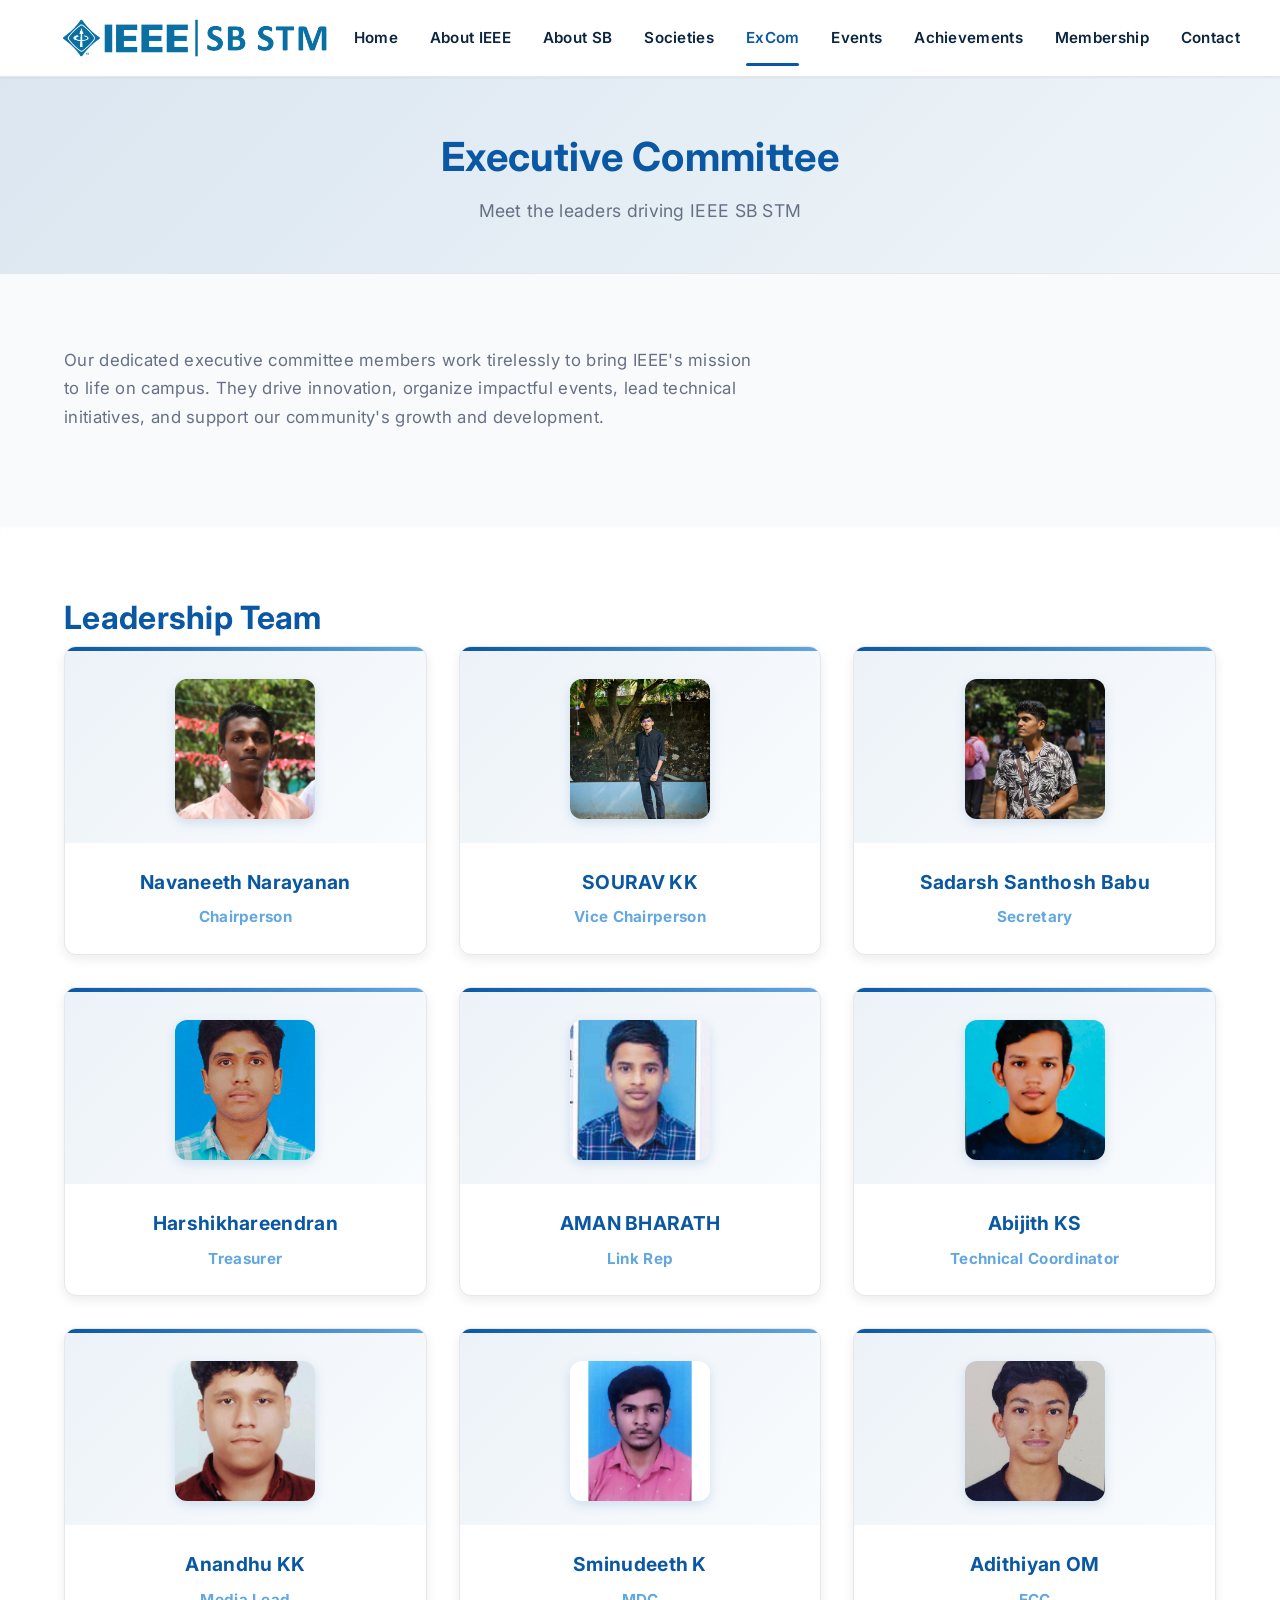
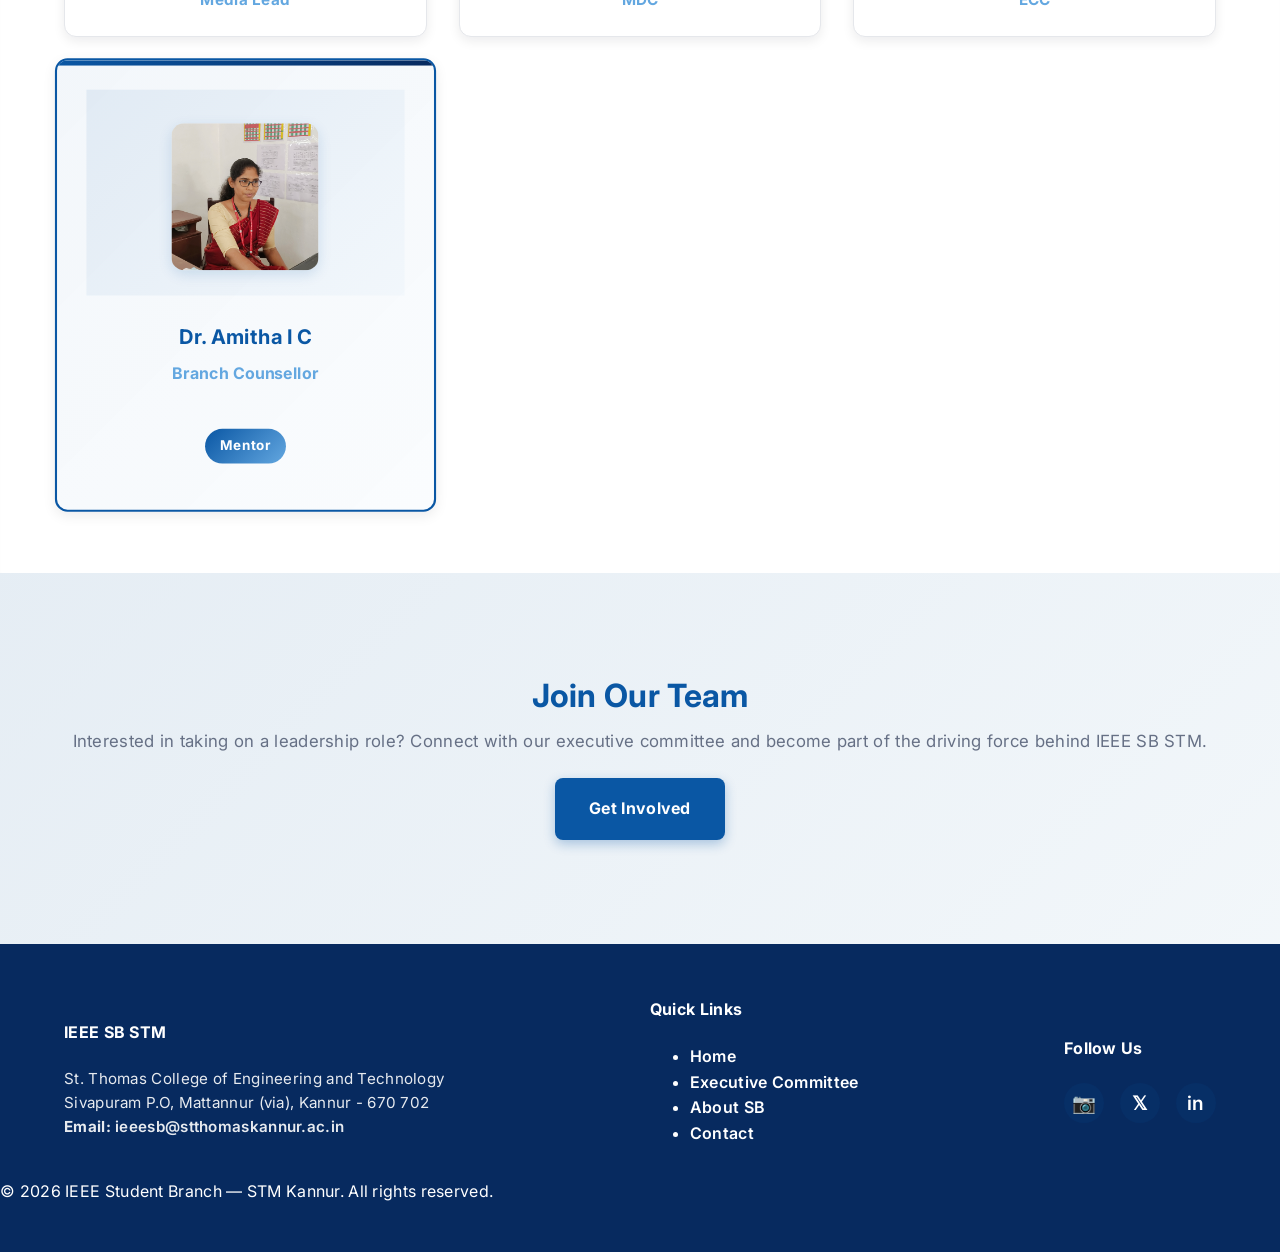
<file: excom.html>
<!doctype html>
<html lang="en">
<head>
  <meta charset="utf-8">
  <meta name="viewport" content="width=device-width,initial-scale=1">
  <title>Executive Committee | IEEE SB STM</title>
  <meta name="description" content="Meet the Executive Committee of IEEE Student Branch at St. Thomas College of Engineering and Technology.">
  <link rel="preconnect" href="https://fonts.gstatic.com" crossorigin>
  <link href="https://fonts.googleapis.com/css2?family=Inter:wght@300;400;600;700&display=swap" rel="stylesheet">
  <link rel="stylesheet" href="style.css">
</head>
<body>
  <!-- HEADER / NAVIGATION -->
  <header class="site-header">
    <div class="container header-inner">
      <a class="logo" href="index.html"></a>
      <img src="SB Logo.png" alt="IEEE SB STM" class="logo-img">
      <nav class="main-nav" id="mainNav">
        <a href="index.html">Home</a>
        <a href="about-ieee.html">About IEEE</a>
        <a href="about-sb.html">About SB</a>
        <a href="societies.html">Societies</a>
        <a href="excom.html">ExCom</a>
        <a href="events.html">Events</a>
        <a href="achievements.html">Achievements</a>
        <a href="membership.html">Membership</a>
        <a href="contact.html">Contact</a>
      </nav>
      <button class="menu-toggle" id="menuToggle" aria-label="Toggle menu">☰</button>
    </div>
  </header>

  <main>
    <!-- PAGE HEADER -->
    <section class="page-header">
      <div class="container">
        <h1>Executive Committee</h1>
        <p>Meet the leaders driving IEEE SB STM</p>
      </div>
    </section>

    <!-- INTRODUCTION -->
    <section class="section">
      <div class="container">
        <p class="section-intro-text">Our dedicated executive committee members work tirelessly to bring IEEE's mission to life on campus. They drive innovation, organize impactful events, lead technical initiatives, and support our community's growth and development.</p>
      </div>
    </section>

    <!-- EXECUTIVE COMMITTEE GRID -->
    <section class="section alt">
      <div class="container">
        <h2>Leadership Team</h2>
        <div class="excom-grid">
          <!-- Chairperson -->
          <div class="excom-card">
            <div class="excom-photo">
              <img src="navaneeth.jpg" alt="Navaneeth Narayanan">
            </div>
            <h3>Navaneeth Narayanan</h3>
            <p class="excom-role">Chairperson</p>
          </div>

          <!-- Vice Chairperson -->
          <div class="excom-card">
            <div class="excom-photo">
              <img src="sourav.jpg" alt="SOURAV KK">
            </div>
            <h3>SOURAV KK</h3>
            <p class="excom-role">Vice Chairperson</p>
          </div>

          <!-- Secretary -->
          <div class="excom-card">
            <div class="excom-photo">
              <img src="sadarsh.jpg" alt="Sadarsh Santhosh Babu">
            </div>
            <h3>Sadarsh Santhosh Babu</h3>
            <p class="excom-role">Secretary</p>
          </div>

          <!-- Treasurer -->
          <div class="excom-card">
            <div class="excom-photo">
              <img src="harshik.jpg" alt="Harshikhareendran">
            </div>
            <h3>Harshikhareendran</h3>
            <p class="excom-role">Treasurer</p>
          </div>

          <!-- Link Rep -->
          <div class="excom-card">
            <div class="excom-photo">
              <img src="aman.jpg" alt="AMAN BHARATH">
            </div>
            <h3>AMAN BHARATH</h3>
            <p class="excom-role">Link Rep</p>
          </div>

          <!-- Technical Coordinator -->
          <div class="excom-card">
            <div class="excom-photo">
              <img src="abijith.jpg" alt="Abijith KS">
            </div>
            <h3>Abijith KS</h3>
            <p class="excom-role">Technical Coordinator</p>
          </div>

          <!-- Media Lead -->
          <div class="excom-card">
            <div class="excom-photo">
              <img src="anandhu.jpg" alt="Anandhu KK">
            </div>
            <h3>Anandhu KK</h3>
            <p class="excom-role">Media Lead</p>
          </div>

          <!-- MDC -->
          <div class="excom-card">
            <div class="excom-photo">
              <img src="sminudeeth.jpg" alt="Sminudeeth K">
            </div>
            <h3>Sminudeeth K</h3>
            <p class="excom-role">MDC</p>
          </div>

          <!-- ECC -->
          <div class="excom-card">
            <div class="excom-photo">
              <img src="adithiyan.jpg" alt="Adithiyan OM">
            </div>
            <h3>Adithiyan OM</h3>
            <p class="excom-role">ECC</p>
          </div>

          <!-- Counsellor -->
          <div class="excom-card featured-card">
            <div class="excom-photo">
              <img src="amitha.jpg" alt="Dr. Amitha I C">
            </div>
            <h3>Dr. Amitha I C</h3>
            <p class="excom-role">Branch Counsellor</p>
            <span class="excom-badge">Mentor</span>
          </div>
        </div>
      </div>
    </section>

    <!-- CTA SECTION -->
    <section class="section cta-section">
      <div class="container cta-inner">
        <h2>Join Our Team</h2>
        <p>Interested in taking on a leadership role? Connect with our executive committee and become part of the driving force behind IEEE SB STM.</p>
        <a class="btn primary large" href="contact.html">Get Involved</a>
      </div>
    </section>
  </main>

  <!-- FOOTER -->
  <footer class="site-footer">
    <div class="container footer-inner">
      <div class="footer-section">
        <h4>IEEE SB STM</h4>
        <p>St. Thomas College of Engineering and Technology<br>Sivapuram P.O, Mattannur (via), Kannur - 670 702</p>
        <p><strong>Email:</strong> <a href="mailto:ieeesb@stthomaskannur.ac.in">ieeesb@stthomaskannur.ac.in</a></p>
      </div>
      <div class="footer-section">
        <h4>Quick Links</h4>
        <ul class="footer-links">
          <li><a href="index.html">Home</a></li>
          <li><a href="excom.html">Executive Committee</a></li>
          <li><a href="about-sb.html">About SB</a></li>
          <li><a href="contact.html">Contact</a></li>
        </ul>
      </div>
      <div class="footer-section">
        <h4>Follow Us</h4>
        <div class="socials">
          <a href="https://www.instagram.com/ieeesbstm/" aria-label="Instagram" class="social-link" target="_blank" rel="noopener">📷</a>
          <a href="#" aria-label="Twitter" class="social-link">𝕏</a>
          <a href="#" aria-label="LinkedIn" class="social-link">in</a>
        </div>
      </div>
    </div>
    <div class="footer-bottom">
      <p>&copy; 2026 IEEE Student Branch — STM Kannur. All rights reserved.</p>
    </div>
  </footer>

  <script src="script.js"></script>
</body>
</html>
</file>
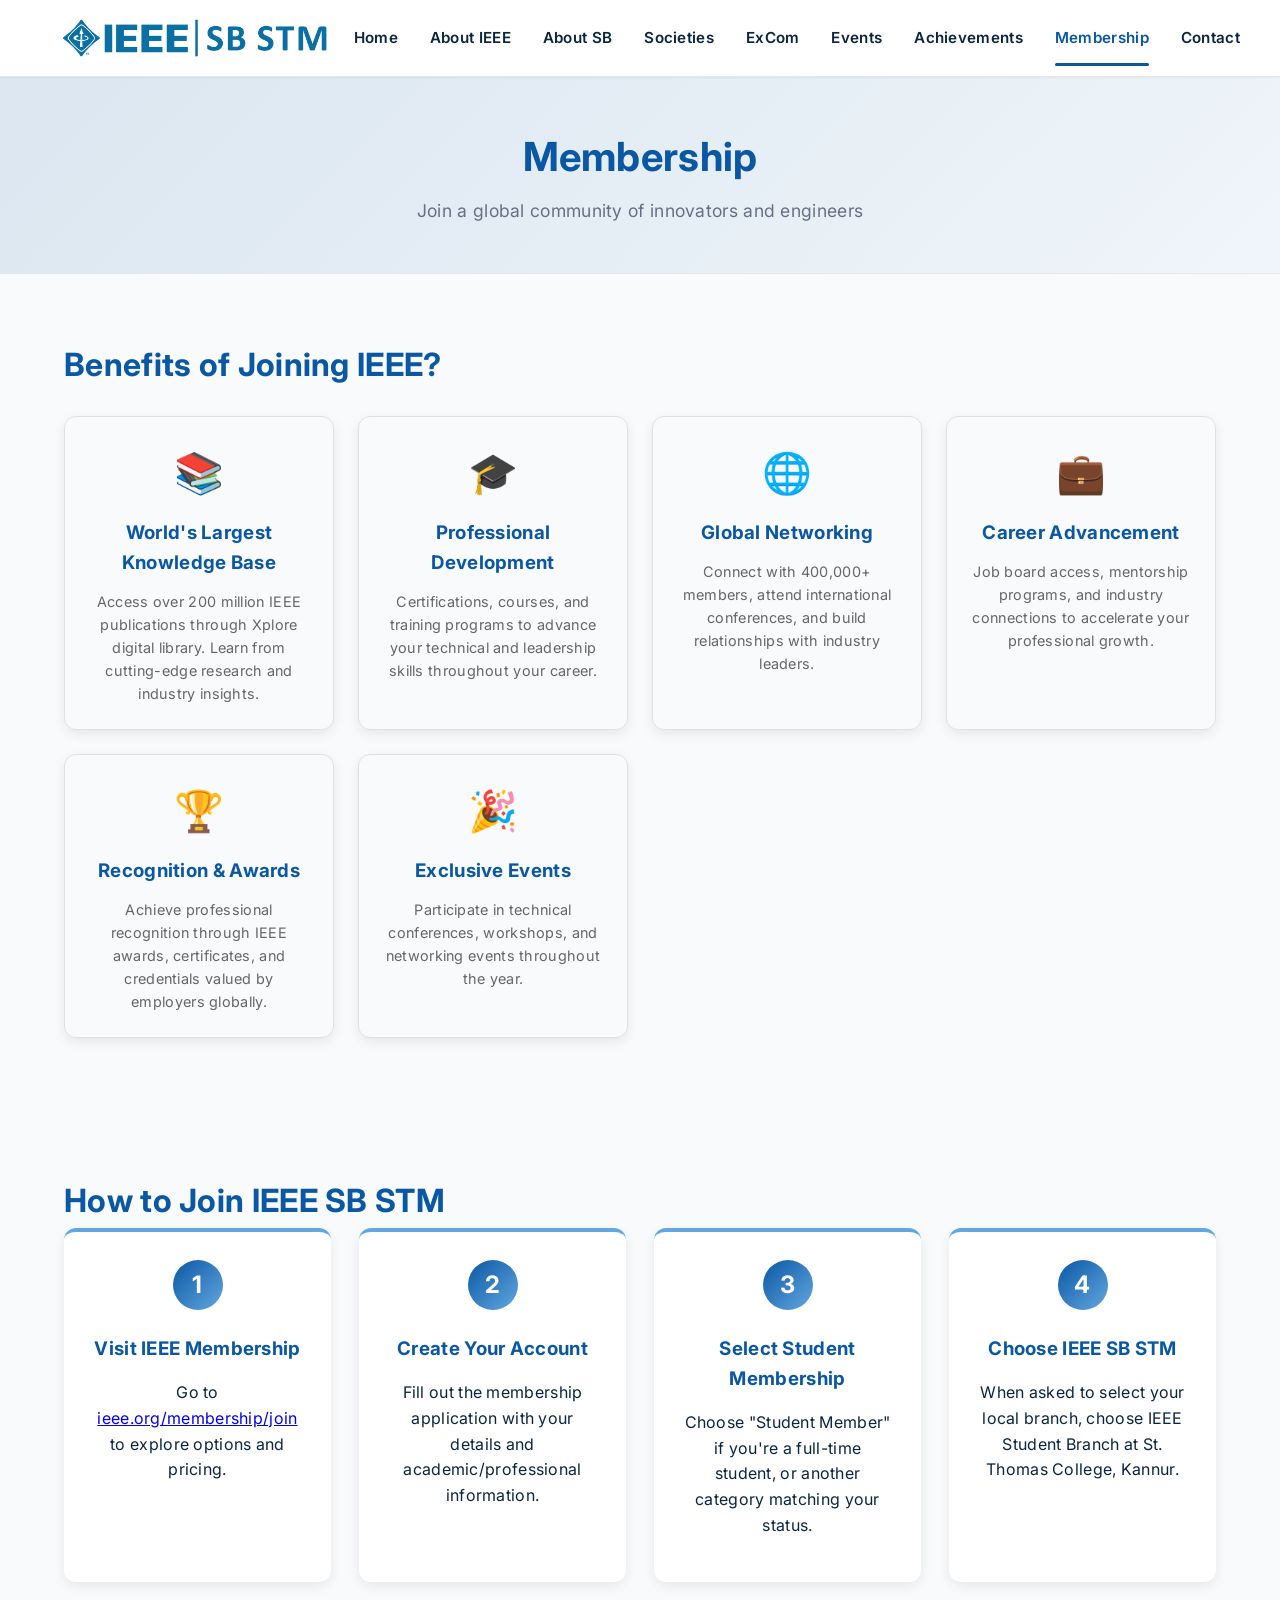
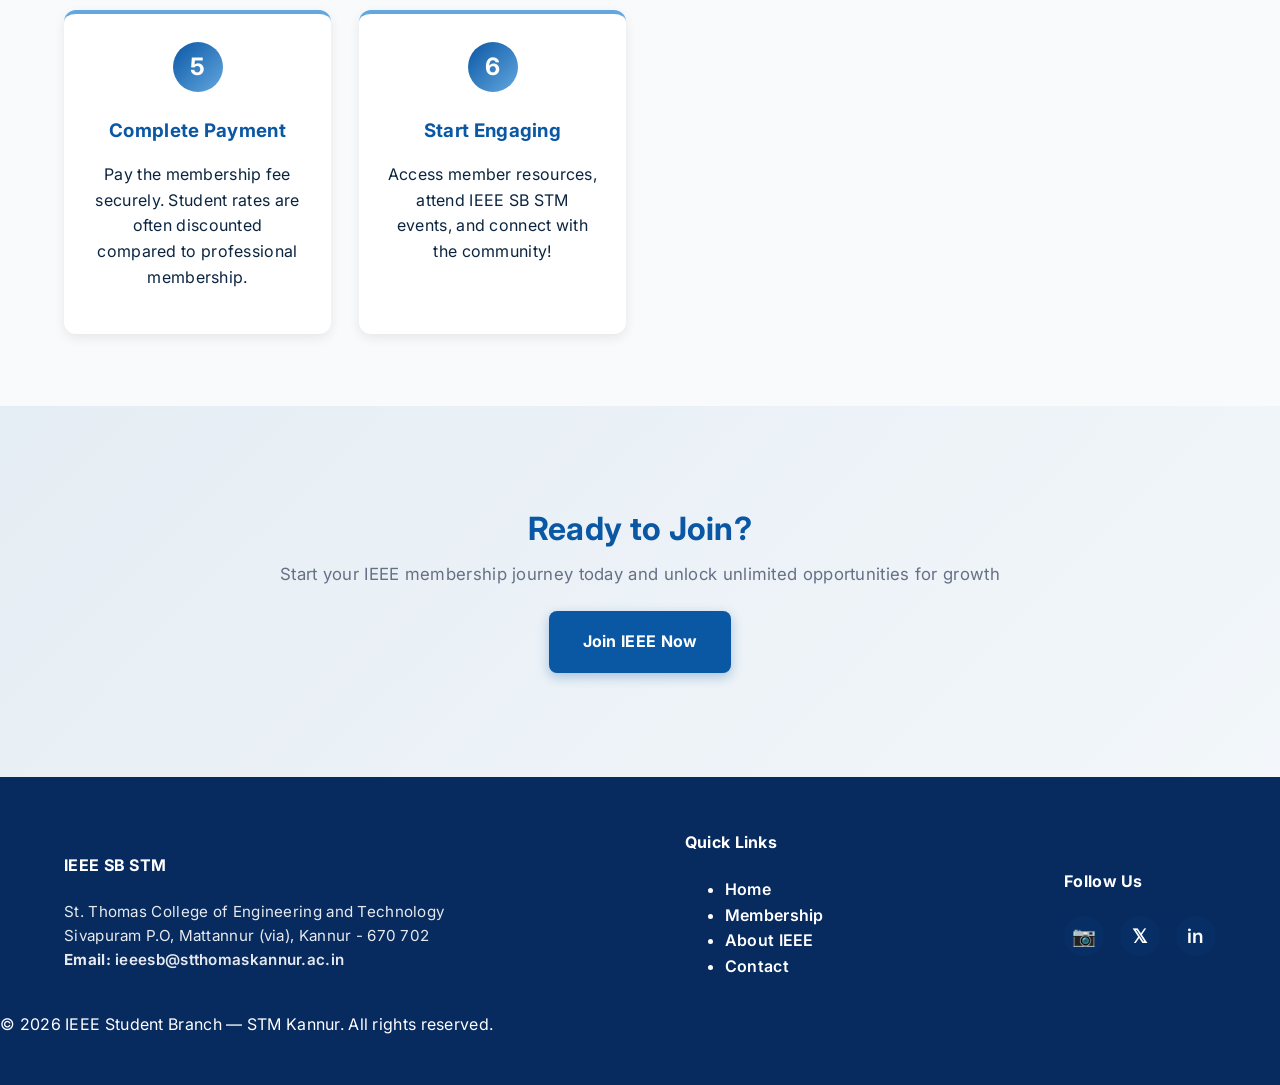
<file: membership.html>
<!doctype html>
<html lang="en">
<head>
  <meta charset="utf-8">
  <meta name="viewport" content="width=device-width,initial-scale=1">
  <title>Membership | IEEE SB STM</title>
  <meta name="description" content="Join IEEE SB STM and become part of a global engineering community.">
  <link rel="preconnect" href="https://fonts.gstatic.com" crossorigin>
  <link href="https://fonts.googleapis.com/css2?family=Inter:wght@300;400;600;700&display=swap" rel="stylesheet">
  <link rel="stylesheet" href="style.css">
</head>
<body>
  <!-- HEADER / NAVIGATION -->
  <header class="site-header">
    <div class="container header-inner">
      <a class="logo" href="index.html"></a>
      <img src="SB Logo.png" alt="IEEE SB STM" class="logo-img">
      <nav class="main-nav" id="mainNav">
        <a href="index.html">Home</a>
        <a href="about-ieee.html">About IEEE</a>
        <a href="about-sb.html">About SB</a>
        <a href="societies.html">Societies</a>
        <a href="excom.html">ExCom</a>
        <a href="events.html">Events</a>
        <a href="achievements.html">Achievements</a>
        <a href="membership.html">Membership</a>
        <a href="contact.html">Contact</a>
      </nav>
      <button class="menu-toggle" id="menuToggle" aria-label="Toggle menu">☰</button>
    </div>
  </header>

  <main>
    <!-- PAGE HEADER -->
    <section class="page-header">
      <div class="container">
        <h1>Membership</h1>
        <p>Join a global community of innovators and engineers</p>
      </div>
    </section>

    <!-- WHY JOIN -->
    <section class="section">
      <div class="container">
        <h2>Benefits of Joining IEEE?</h2>
        <div class="benefits-grid">
          <div class="benefit-card">
            <div class="benefit-icon">📚</div>
            <h3>World's Largest Knowledge Base</h3>
            <p>Access over 200 million IEEE publications through Xplore digital library. Learn from cutting-edge research and industry insights.</p>
          </div>
          <div class="benefit-card">
            <div class="benefit-icon">🎓</div>
            <h3>Professional Development</h3>
            <p>Certifications, courses, and training programs to advance your technical and leadership skills throughout your career.</p>
          </div>
          <div class="benefit-card">
            <div class="benefit-icon">🌐</div>
            <h3>Global Networking</h3>
            <p>Connect with 400,000+ members, attend international conferences, and build relationships with industry leaders.</p>
          </div>
          <div class="benefit-card">
            <div class="benefit-icon">💼</div>
            <h3>Career Advancement</h3>
            <p>Job board access, mentorship programs, and industry connections to accelerate your professional growth.</p>
          </div>
          <div class="benefit-card">
            <div class="benefit-icon">🏆</div>
            <h3>Recognition & Awards</h3>
            <p>Achieve professional recognition through IEEE awards, certificates, and credentials valued by employers globally.</p>
          </div>
          <div class="benefit-card">
            <div class="benefit-icon">🎉</div>
            <h3>Exclusive Events</h3>
            <p>Participate in technical conferences, workshops, and networking events throughout the year.</p>
          </div>
        </div>
      </div>
    </section>

  
    <!-- HOW TO JOIN -->
    <section class="section">
      <div class="container">
        <h2>How to Join IEEE SB STM</h2>
        <div class="steps">
          <div class="step">
            <div class="step-number">1</div>
            <h3>Visit IEEE Membership</h3>
            <p>Go to <a href="https://www.ieee.org/membership/join" target="_blank" rel="noopener">ieee.org/membership/join</a> to explore options and pricing.</p>
          </div>
          <div class="step">
            <div class="step-number">2</div>
            <h3>Create Your Account</h3>
            <p>Fill out the membership application with your details and academic/professional information.</p>
          </div>
          <div class="step">
            <div class="step-number">3</div>
            <h3>Select Student Membership</h3>
            <p>Choose "Student Member" if you're a full-time student, or another category matching your status.</p>
          </div>
          <div class="step">
            <div class="step-number">4</div>
            <h3>Choose IEEE SB STM</h3>
            <p>When asked to select your local branch, choose IEEE Student Branch at St. Thomas College, Kannur.</p>
          </div>
          <div class="step">
            <div class="step-number">5</div>
            <h3>Complete Payment</h3>
            <p>Pay the membership fee securely. Student rates are often discounted compared to professional membership.</p>
          </div>
          <div class="step">
            <div class="step-number">6</div>
            <h3>Start Engaging</h3>
            <p>Access member resources, attend IEEE SB STM events, and connect with the community!</p>
          </div>
        </div>
      </div>
    </section>

    <!-- CTA SECTION -->
    <section class="section cta-section">
      <div class="container cta-inner">
        <h2>Ready to Join?</h2>
        <p>Start your IEEE membership journey today and unlock unlimited opportunities for growth</p>
        <a class="btn primary large" href="https://www.ieee.org/membership/join" target="_blank" rel="noopener">Join IEEE Now</a>
      </div>
    </section>
  </main>

  <!-- FOOTER -->
  <footer class="site-footer">
    <div class="container footer-inner">
      <div class="footer-section">
        <h4>IEEE SB STM</h4>
        <p>St. Thomas College of Engineering and Technology<br>Sivapuram P.O, Mattannur (via), Kannur - 670 702</p>
        <p><strong>Email:</strong> <a href="mailto:ieeesb@stthomaskannur.ac.in">ieeesb@stthomaskannur.ac.in</a></p>
      </div>
      <div class="footer-section">
        <h4>Quick Links</h4>
        <ul class="footer-links">
          <li><a href="index.html">Home</a></li>
          <li><a href="membership.html">Membership</a></li>
          <li><a href="about-ieee.html">About IEEE</a></li>
          <li><a href="contact.html">Contact</a></li>
        </ul>
      </div>
      <div class="footer-section">
        <h4>Follow Us</h4>
        <div class="socials">
          <a href="https://www.instagram.com/ieeesbstm/" aria-label="Instagram" class="social-link" target="_blank" rel="noopener">📷</a>
          <a href="#" aria-label="Twitter" class="social-link">𝕏</a>
          <a href="#" aria-label="LinkedIn" class="social-link">in</a>
        </div>
      </div>
    </div>
    <div class="footer-bottom">
      <p>&copy; 2026 IEEE Student Branch — STM Kannur. All rights reserved.</p>
    </div>
  </footer>

  <script src="script.js"></script>
</body>
</html>
</file>
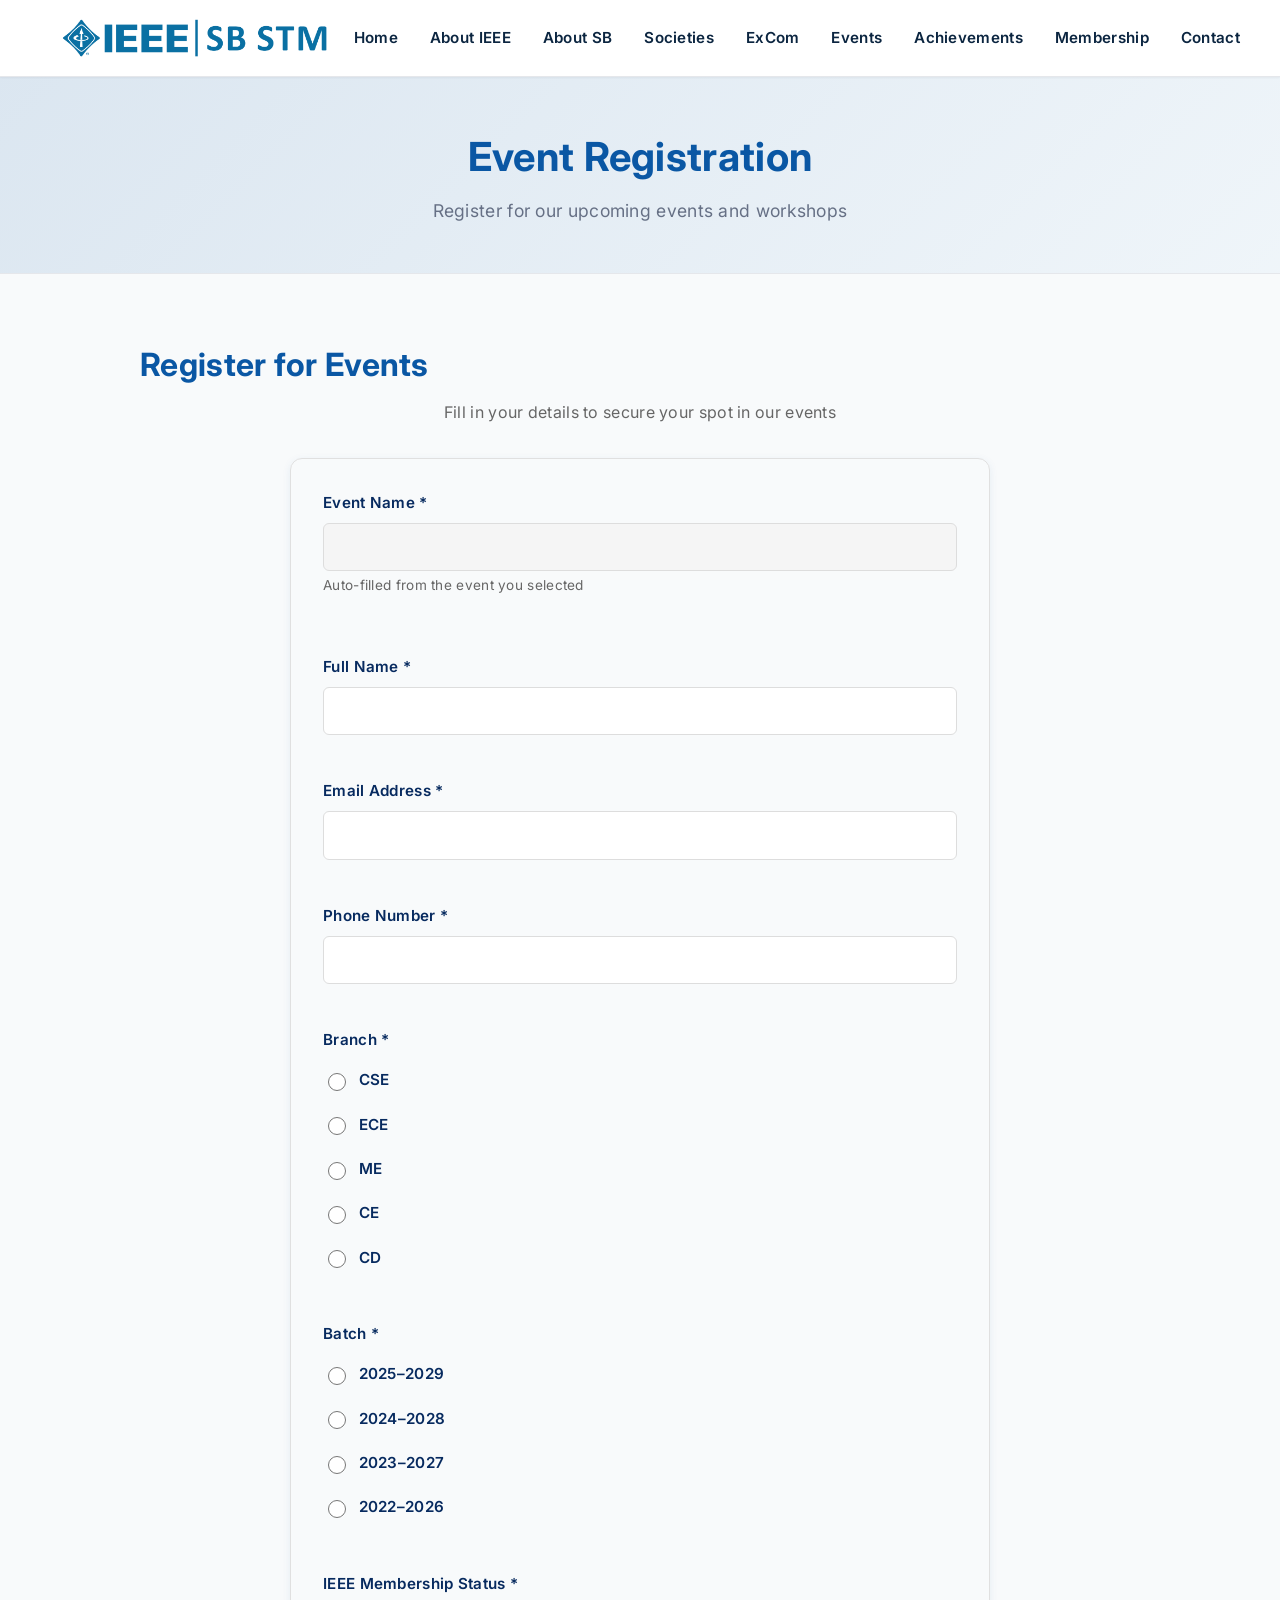
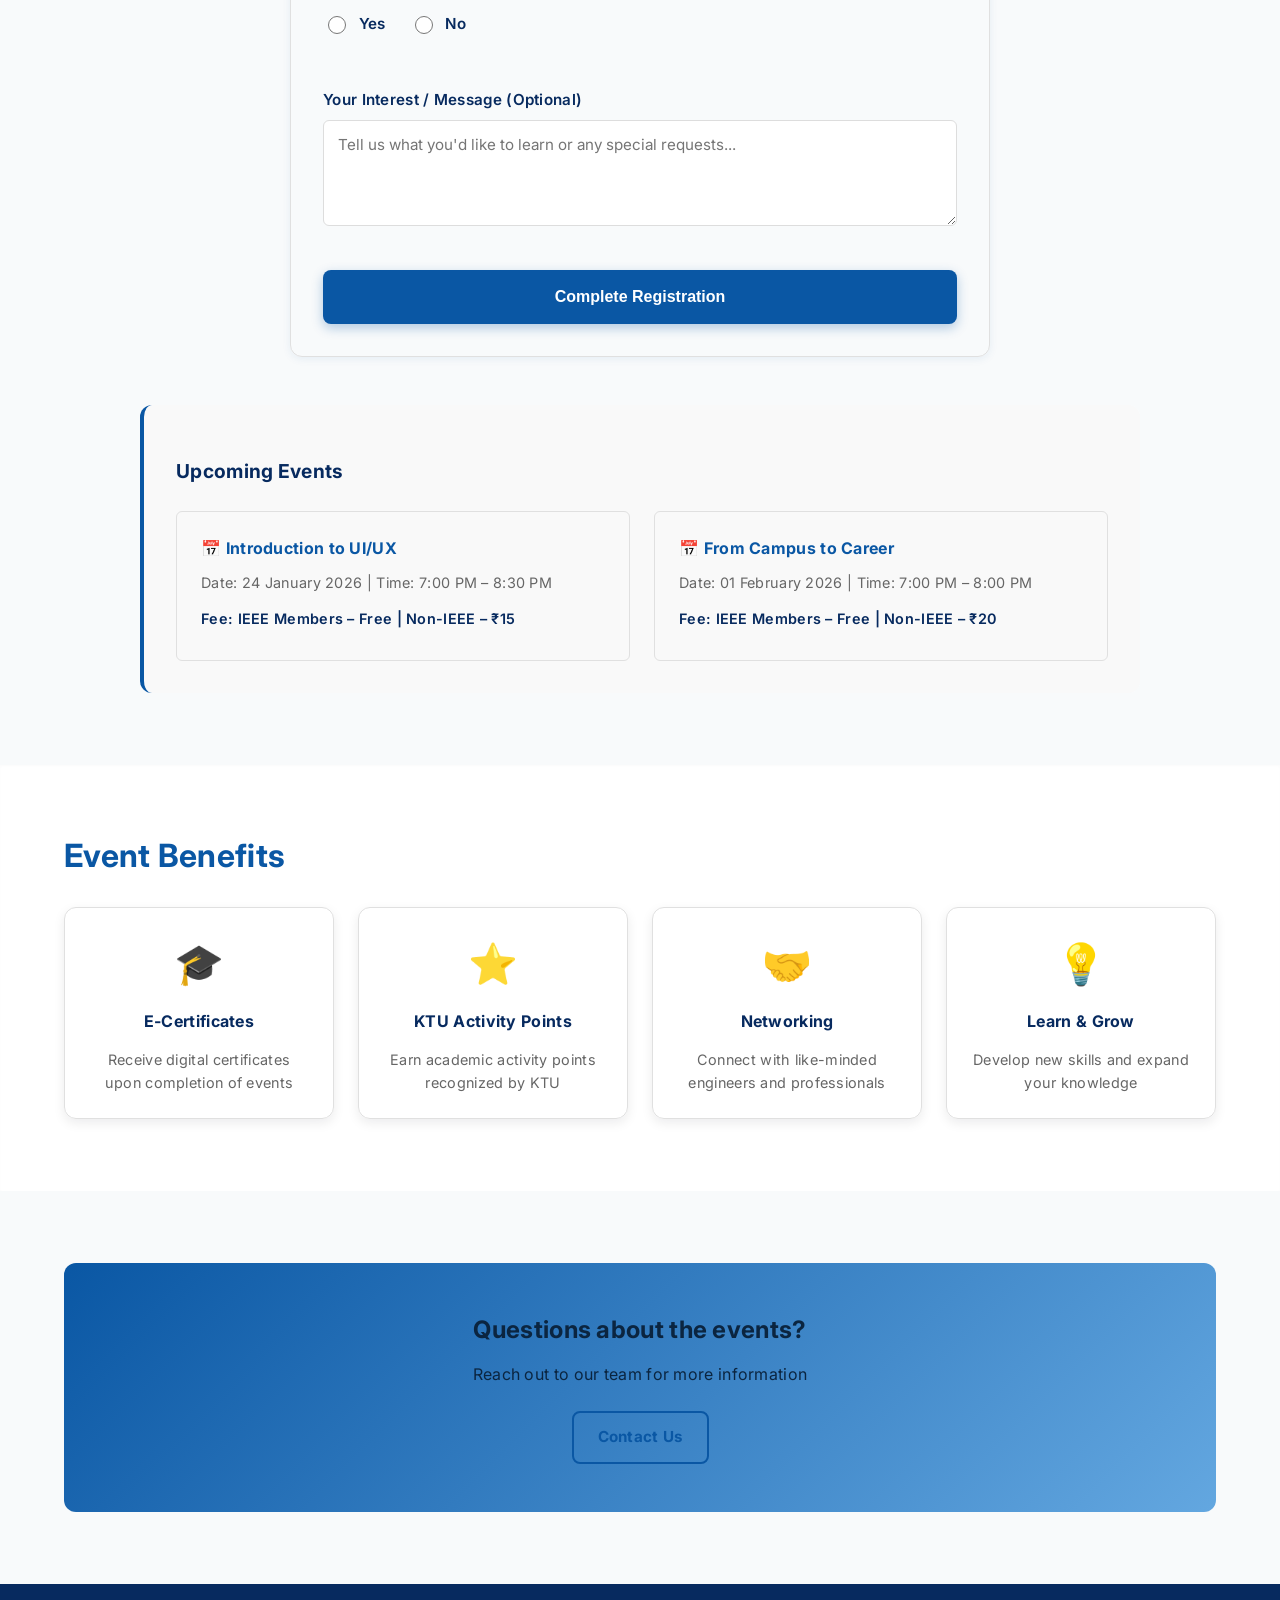
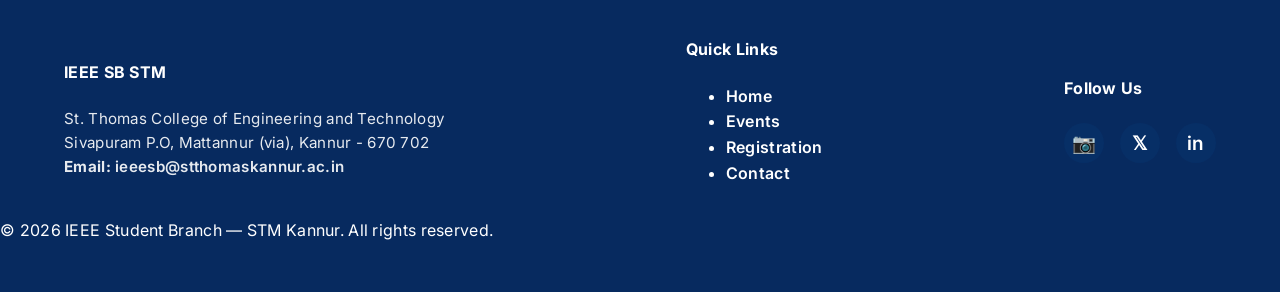
<file: registration.html>
<!doctype html>
<html lang="en">
<head>
  <meta charset="utf-8">
  <meta name="viewport" content="width=device-width,initial-scale=1">
  <title>Event Registration | IEEE SB STM</title>
  <meta name="description" content="Register for IEEE SB STM events and workshops.">
  <link rel="preconnect" href="https://fonts.gstatic.com" crossorigin>
  <link href="https://fonts.googleapis.com/css2?family=Inter:wght@300;400;600;700&display=swap" rel="stylesheet">
  <link rel="stylesheet" href="style.css">
</head>
<body>
  <!-- HEADER / NAVIGATION -->
  <header class="site-header">
    <div class="container header-inner">
      <a class="logo" href="index.html"></a>
      <img src="SB Logo.png" alt="IEEE SB STM" class="logo-img">
      <nav class="main-nav" id="mainNav">
        <a href="index.html">Home</a>
        <a href="about-ieee.html">About IEEE</a>
        <a href="about-sb.html">About SB</a>
        <a href="societies.html">Societies</a>
        <a href="excom.html">ExCom</a>
        <a href="events.html">Events</a>
        <a href="achievements.html">Achievements</a>
        <a href="membership.html">Membership</a>
        <a href="contact.html">Contact</a>
      </nav>
      <button class="menu-toggle" id="menuToggle" aria-label="Toggle menu">☰</button>
    </div>
  </header>

  <main>
    <!-- PAGE HEADER -->
    <section class="page-header">
      <div class="container">
        <h1>Event Registration</h1>
        <p>Register for our upcoming events and workshops</p>
      </div>
    </section>

    <!-- REGISTRATION FORM SECTION -->
    <section class="section">
      <div class="container">
        <div class="registration-form-wrapper">
          <h2>Register for Events</h2>
          
          <!-- Event Info Display -->
          <div id="eventInfoDisplay" style="display:none; background: linear-gradient(135deg, rgb(10, 87, 164) 0%, rgb(7, 42, 95) 100%); color: white; padding: 1.5rem; border-radius: 8px; margin-bottom: 2rem; box-shadow: 0 4px 6px rgba(0,0,0,0.1);">
            <p style="margin: 0; font-size: 0.95rem; opacity: 0.9;">You are registering for:</p>
            <h3 id="eventDisplayName" style="margin: 0.5rem 0 0 0; font-size: 1.5rem;">Loading...</h3>
          </div>
          
          <p class="form-subtitle">Fill in your details to secure your spot in our events</p>
          
          <div class="registration-form-container">
            <form id="eventRegistrationForm" class="event-registration-form">
              <div class="form-group">
                <label for="eventName">Event Name *</label>
                <input type="text" id="eventName" name="eventName" readonly style="background-color: #f5f5f5; cursor: not-allowed;">
                <p style="font-size: 0.85rem; color: #666; margin-top: 0.25rem;">Auto-filled from the event you selected</p>
              </div>

              <div class="form-group">
                <label for="fullName">Full Name *</label>
                <input type="text" id="fullName" name="fullName" required>
              </div>

              <div class="form-group">
                <label for="email">Email Address *</label>
                <input type="email" id="email" name="email" required>
              </div>

              <div class="form-group">
                <label for="phone">Phone Number *</label>
                <input type="tel" id="phone" name="phone" required>
              </div>

              <div class="form-group">
                <label>Branch *</label>
                <div class="radio-group radio-group-vertical">
                  <label class="radio-label">
                    <input type="radio" name="branch" value="cse" required>
                    <span>CSE</span>
                  </label>
                  <label class="radio-label">
                    <input type="radio" name="branch" value="ece" required>
                    <span>ECE</span>
                  </label>
                  <label class="radio-label">
                    <input type="radio" name="branch" value="me" required>
                    <span>ME</span>
                  </label>
                  <label class="radio-label">
                    <input type="radio" name="branch" value="ce" required>
                    <span>CE</span>
                  </label>
                  <label class="radio-label">
                    <input type="radio" name="branch" value="cd" required>
                    <span>CD</span>
                  </label>
                </div>
              </div>

              <div class="form-group">
                <label>Batch *</label>
                <div class="radio-group radio-group-vertical">
                  <label class="radio-label">
                    <input type="radio" name="batch" value="2025-2029" required>
                    <span>2025–2029</span>
                  </label>
                  <label class="radio-label">
                    <input type="radio" name="batch" value="2024-2028" required>
                    <span>2024–2028</span>
                  </label>
                  <label class="radio-label">
                    <input type="radio" name="batch" value="2023-2027" required>
                    <span>2023–2027</span>
                  </label>
                  <label class="radio-label">
                    <input type="radio" name="batch" value="2022-2026" required>
                    <span>2022–2026</span>
                  </label>
                </div>
              </div>

              <div class="form-group">
                <label>IEEE Membership Status *</label>
                <div class="radio-group">
                  <label class="radio-label">
                    <input type="radio" name="membershipStatus" value="yes" required>
                    <span>Yes</span>
                  </label>
                  <label class="radio-label">
                    <input type="radio" name="membershipStatus" value="no" required>
                    <span>No</span>
                  </label>
                </div>
              </div>

              <div class="form-group" id="membershipIdGroup" style="display: none;">
                <label for="membershipId">Enter IEEE Membership ID *</label>
                <input type="text" id="membershipId" name="membershipId" placeholder="e.g., IEEE12345678">
              </div>

              <div class="form-group">
                <label for="message">Your Interest / Message (Optional)</label>
                <textarea id="message" name="message" rows="4" placeholder="Tell us what you'd like to learn or any special requests..."></textarea>
              </div>

              <div class="form-status" id="formStatus"></div>

              <button type="submit" class="btn primary large">Complete Registration</button>
            </form>
          </div>

          <div class="upcoming-events-info">
            <h3>Upcoming Events</h3>
            <div class="events-list">
              <div class="event-item">
                <strong>📅 Introduction to UI/UX</strong>
                <p>Date: 24 January 2026 | Time: 7:00 PM – 8:30 PM</p>
                <p class="fee">Fee: IEEE Members – Free | Non-IEEE – ₹15</p>
              </div>
              <div class="event-item">
                <strong>📅 From Campus to Career</strong>
                <p>Date: 01 February 2026 | Time: 7:00 PM – 8:00 PM</p>
                <p class="fee">Fee: IEEE Members – Free | Non-IEEE – ₹20</p>
              </div>
            </div>
          </div>
        </div>
      </div>
    </section>

    <!-- BENEFITS SECTION -->
    <section class="section alt">
      <div class="container">
        <h2>Event Benefits</h2>
        <div class="benefits-grid">
          <div class="benefit-card">
            <div class="benefit-icon">🎓</div>
            <h4>E-Certificates</h4>
            <p>Receive digital certificates upon completion of events</p>
          </div>
          <div class="benefit-card">
            <div class="benefit-icon">⭐</div>
            <h4>KTU Activity Points</h4>
            <p>Earn academic activity points recognized by KTU</p>
          </div>
          <div class="benefit-card">
            <div class="benefit-icon">🤝</div>
            <h4>Networking</h4>
            <p>Connect with like-minded engineers and professionals</p>
          </div>
          <div class="benefit-card">
            <div class="benefit-icon">💡</div>
            <h4>Learn & Grow</h4>
            <p>Develop new skills and expand your knowledge</p>
          </div>
        </div>
      </div>
    </section>

    <!-- CONTACT CTA -->
    <section class="section">
      <div class="container">
        <div class="cta-box">
          <h3>Questions about the events?</h3>
          <p>Reach out to our team for more information</p>
          <a href="contact.html" class="btn outline">Contact Us</a>
        </div>
      </div>
    </section>
  </main>

  <!-- FOOTER -->
  <footer class="site-footer">
    <div class="container footer-inner">
      <div class="footer-section">
        <h4>IEEE SB STM</h4>
        <p>St. Thomas College of Engineering and Technology<br>Sivapuram P.O, Mattannur (via), Kannur - 670 702</p>
        <p><strong>Email:</strong> <a href="mailto:ieeesb@stthomaskannur.ac.in">ieeesb@stthomaskannur.ac.in</a></p>
      </div>
      <div class="footer-section">
        <h4>Quick Links</h4>
        <ul class="footer-links">
          <li><a href="index.html">Home</a></li>
          <li><a href="events.html">Events</a></li>
          <li><a href="registration.html">Registration</a></li>
          <li><a href="contact.html">Contact</a></li>
        </ul>
      </div>
      <div class="footer-section">
        <h4>Follow Us</h4>
        <div class="socials">
          <a href="https://www.instagram.com/ieeesbstm/" aria-label="Instagram" class="social-link" target="_blank" rel="noopener">📷</a>
          <a href="#" aria-label="Twitter" class="social-link">𝕏</a>
          <a href="#" aria-label="LinkedIn" class="social-link">in</a>
        </div>
      </div>
    </div>
    <div class="footer-bottom">
      <p>&copy; 2026 IEEE Student Branch — STM Kannur. All rights reserved.</p>
    </div>
  </footer>

  <script src="script.js"></script>
</body>
</html>
</file>
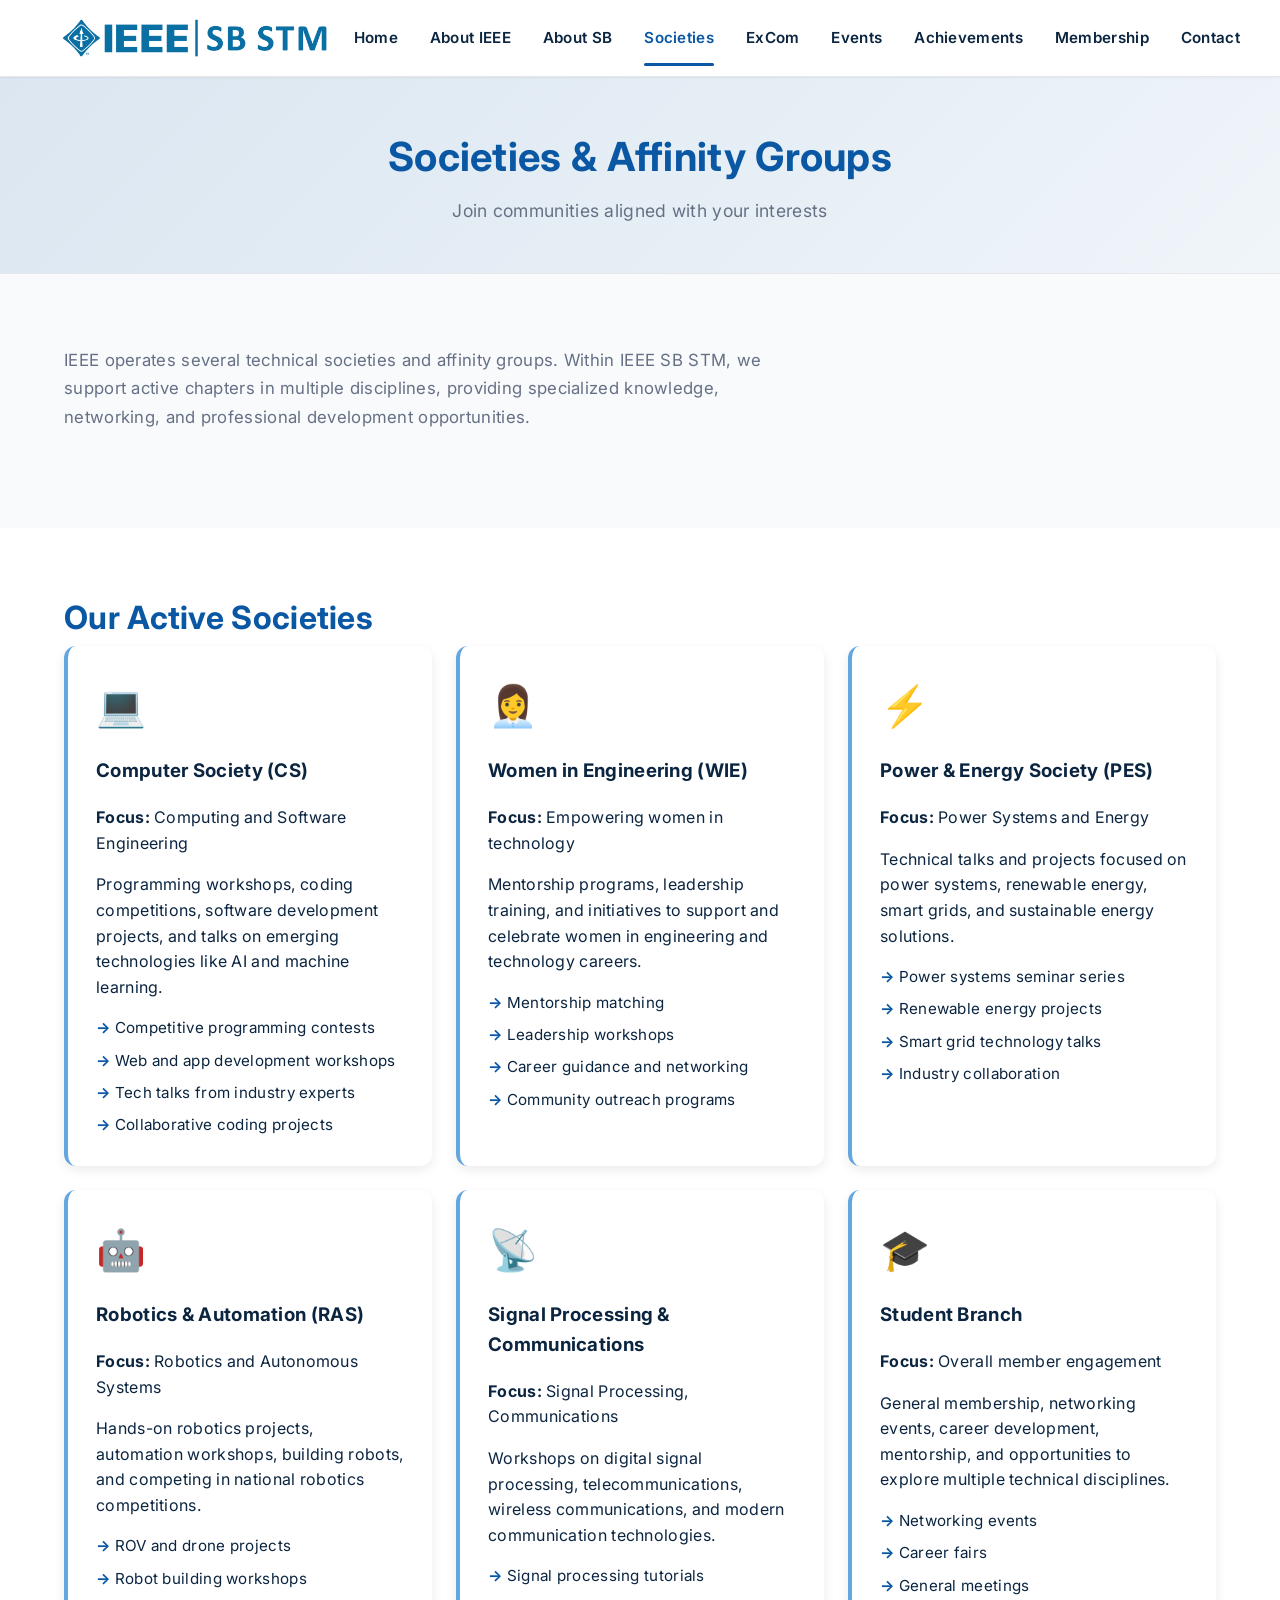
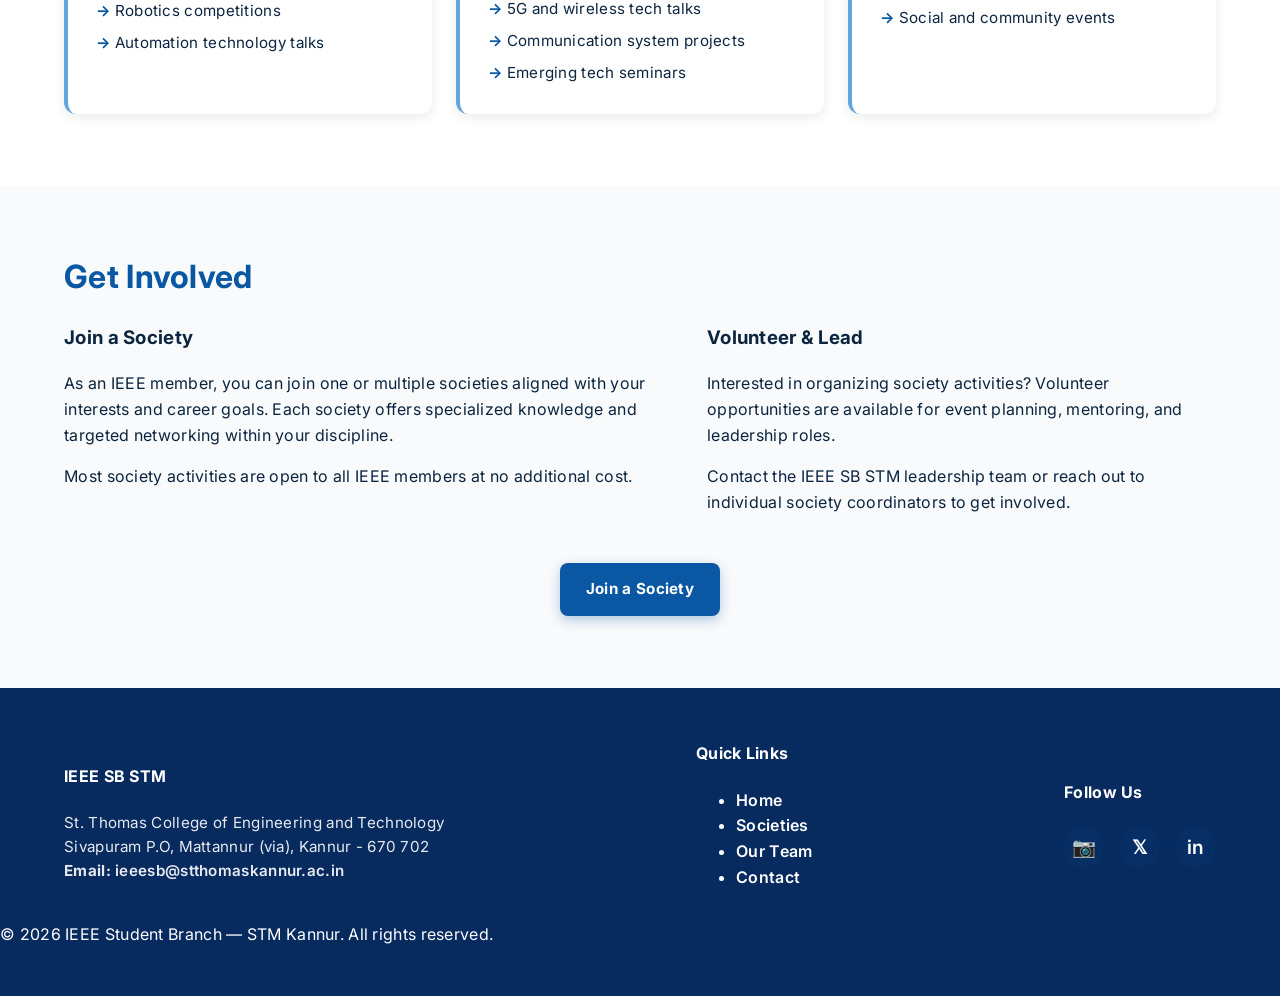
<file: societies.html>
<!doctype html>
<html lang="en">
<head>
  <meta charset="utf-8">
  <meta name="viewport" content="width=device-width,initial-scale=1">
  <title>Societies & Affinity Groups | IEEE SB STM</title>
  <meta name="description" content="Explore the technical societies and affinity groups of IEEE SB STM.">
  <link rel="preconnect" href="https://fonts.gstatic.com" crossorigin>
  <link href="https://fonts.googleapis.com/css2?family=Inter:wght@300;400;600;700&display=swap" rel="stylesheet">
  <link rel="stylesheet" href="style.css">
</head>
<body>
  <!-- HEADER / NAVIGATION -->
  <header class="site-header">
    <div class="container header-inner">
      <a class="logo" href="index.html"></a>
      <img src="SB Logo.png" alt="IEEE SB STM" class="logo-img">
      <nav class="main-nav" id="mainNav">
        <a href="index.html">Home</a>
        <a href="about-ieee.html">About IEEE</a>
        <a href="about-sb.html">About SB</a>
        <a href="societies.html">Societies</a>
        <a href="excom.html">ExCom</a>
        <a href="events.html">Events</a>
        <a href="achievements.html">Achievements</a>
        <a href="membership.html">Membership</a>
        <a href="contact.html">Contact</a>
      </nav>
      <button class="menu-toggle" id="menuToggle" aria-label="Toggle menu">☰</button>
    </div>
  </header>

  <main>
    <!-- PAGE HEADER -->
    <section class="page-header">
      <div class="container">
        <h1>Societies & Affinity Groups</h1>
        <p>Join communities aligned with your interests</p>
      </div>
    </section>

    <!-- INTRODUCTION -->
    <section class="section">
      <div class="container">
        <p class="section-intro-text">IEEE operates several technical societies and affinity groups. Within IEEE SB STM, we support active chapters in multiple disciplines, providing specialized knowledge, networking, and professional development opportunities.</p>
      </div>
    </section>

    <!-- SOCIETIES GRID -->
    <section class="section alt">
      <div class="container">
        <h2>Our Active Societies</h2>
        <div class="societies-grid">
          <div class="society-card">
            <div class="society-icon">💻</div>
            <h3>Computer Society (CS)</h3>
            <p><strong>Focus:</strong> Computing and Software Engineering</p>
            <p>Programming workshops, coding competitions, software development projects, and talks on emerging technologies like AI and machine learning.</p>
            <ul class="society-activities">
              <li>Competitive programming contests</li>
              <li>Web and app development workshops</li>
              <li>Tech talks from industry experts</li>
              <li>Collaborative coding projects</li>
            </ul>
          </div>

          <div class="society-card">
            <div class="society-icon">👩‍💼</div>
            <h3>Women in Engineering (WIE)</h3>
            <p><strong>Focus:</strong> Empowering women in technology</p>
            <p>Mentorship programs, leadership training, and initiatives to support and celebrate women in engineering and technology careers.</p>
            <ul class="society-activities">
              <li>Mentorship matching</li>
              <li>Leadership workshops</li>
              <li>Career guidance and networking</li>
              <li>Community outreach programs</li>
            </ul>
          </div>

          <div class="society-card">
            <div class="society-icon">⚡</div>
            <h3>Power & Energy Society (PES)</h3>
            <p><strong>Focus:</strong> Power Systems and Energy</p>
            <p>Technical talks and projects focused on power systems, renewable energy, smart grids, and sustainable energy solutions.</p>
            <ul class="society-activities">
              <li>Power systems seminar series</li>
              <li>Renewable energy projects</li>
              <li>Smart grid technology talks</li>
              <li>Industry collaboration</li>
            </ul>
          </div>

          <div class="society-card">
            <div class="society-icon">🤖</div>
            <h3>Robotics & Automation (RAS)</h3>
            <p><strong>Focus:</strong> Robotics and Autonomous Systems</p>
            <p>Hands-on robotics projects, automation workshops, building robots, and competing in national robotics competitions.</p>
            <ul class="society-activities">
              <li>ROV and drone projects</li>
              <li>Robot building workshops</li>
              <li>Robotics competitions</li>
              <li>Automation technology talks</li>
            </ul>
          </div>

          <div class="society-card">
            <div class="society-icon">📡</div>
            <h3>Signal Processing & Communications</h3>
            <p><strong>Focus:</strong> Signal Processing, Communications</p>
            <p>Workshops on digital signal processing, telecommunications, wireless communications, and modern communication technologies.</p>
            <ul class="society-activities">
              <li>Signal processing tutorials</li>
              <li>5G and wireless tech talks</li>
              <li>Communication system projects</li>
              <li>Emerging tech seminars</li>
            </ul>
          </div>

          <div class="society-card">
            <div class="society-icon">🎓</div>
            <h3>Student Branch</h3>
            <p><strong>Focus:</strong> Overall member engagement</p>
            <p>General membership, networking events, career development, mentorship, and opportunities to explore multiple technical disciplines.</p>
            <ul class="society-activities">
              <li>Networking events</li>
              <li>Career fairs</li>
              <li>General meetings</li>
              <li>Social and community events</li>
            </ul>
          </div>
        </div>
      </div>
    </section>

    <!-- GETTING INVOLVED -->
    <section class="section">
      <div class="container">
        <h2>Get Involved</h2>
        <div class="content-grid">
          <div>
            <h3>Join a Society</h3>
            <p>As an IEEE member, you can join one or multiple societies aligned with your interests and career goals. Each society offers specialized knowledge and targeted networking within your discipline.</p>
            <p>Most society activities are open to all IEEE members at no additional cost.</p>
          </div>
          <div>
            <h3>Volunteer & Lead</h3>
            <p>Interested in organizing society activities? Volunteer opportunities are available for event planning, mentoring, and leadership roles.</p>
            <p>Contact the IEEE SB STM leadership team or reach out to individual society coordinators to get involved.</p>
          </div>
        </div>
        <div style="text-align: center; margin-top: 2rem;">
          <a class="btn primary" href="contact.html">Join a Society</a>
        </div>
      </div>
    </section>
  </main>

  <!-- FOOTER -->
  <footer class="site-footer">
    <div class="container footer-inner">
      <div class="footer-section">
        <h4>IEEE SB STM</h4>
        <p>St. Thomas College of Engineering and Technology<br>Sivapuram P.O, Mattannur (via), Kannur - 670 702</p>
        <p><strong>Email:</strong> <a href="mailto:ieeesb@stthomaskannur.ac.in">ieeesb@stthomaskannur.ac.in</a></p>
      </div>
      <div class="footer-section">
        <h4>Quick Links</h4>
        <ul class="footer-links">
          <li><a href="index.html">Home</a></li>
          <li><a href="societies.html">Societies</a></li>
          <li><a href="team.html">Our Team</a></li>
          <li><a href="contact.html">Contact</a></li>
        </ul>
      </div>
      <div class="footer-section">
        <h4>Follow Us</h4>
        <div class="socials">
          <a href="https://www.instagram.com/ieeesbstm/" aria-label="Instagram" class="social-link" target="_blank" rel="noopener">📷</a>
          <a href="#" aria-label="Twitter" class="social-link">𝕏</a>
          <a href="#" aria-label="LinkedIn" class="social-link">in</a>
        </div>
      </div>
    </div>
    <div class="footer-bottom">
      <p>&copy; 2026 IEEE Student Branch — STM Kannur. All rights reserved.</p>
    </div>
  </footer>

  <script src="script.js"></script>
</body>
</html>
</file>
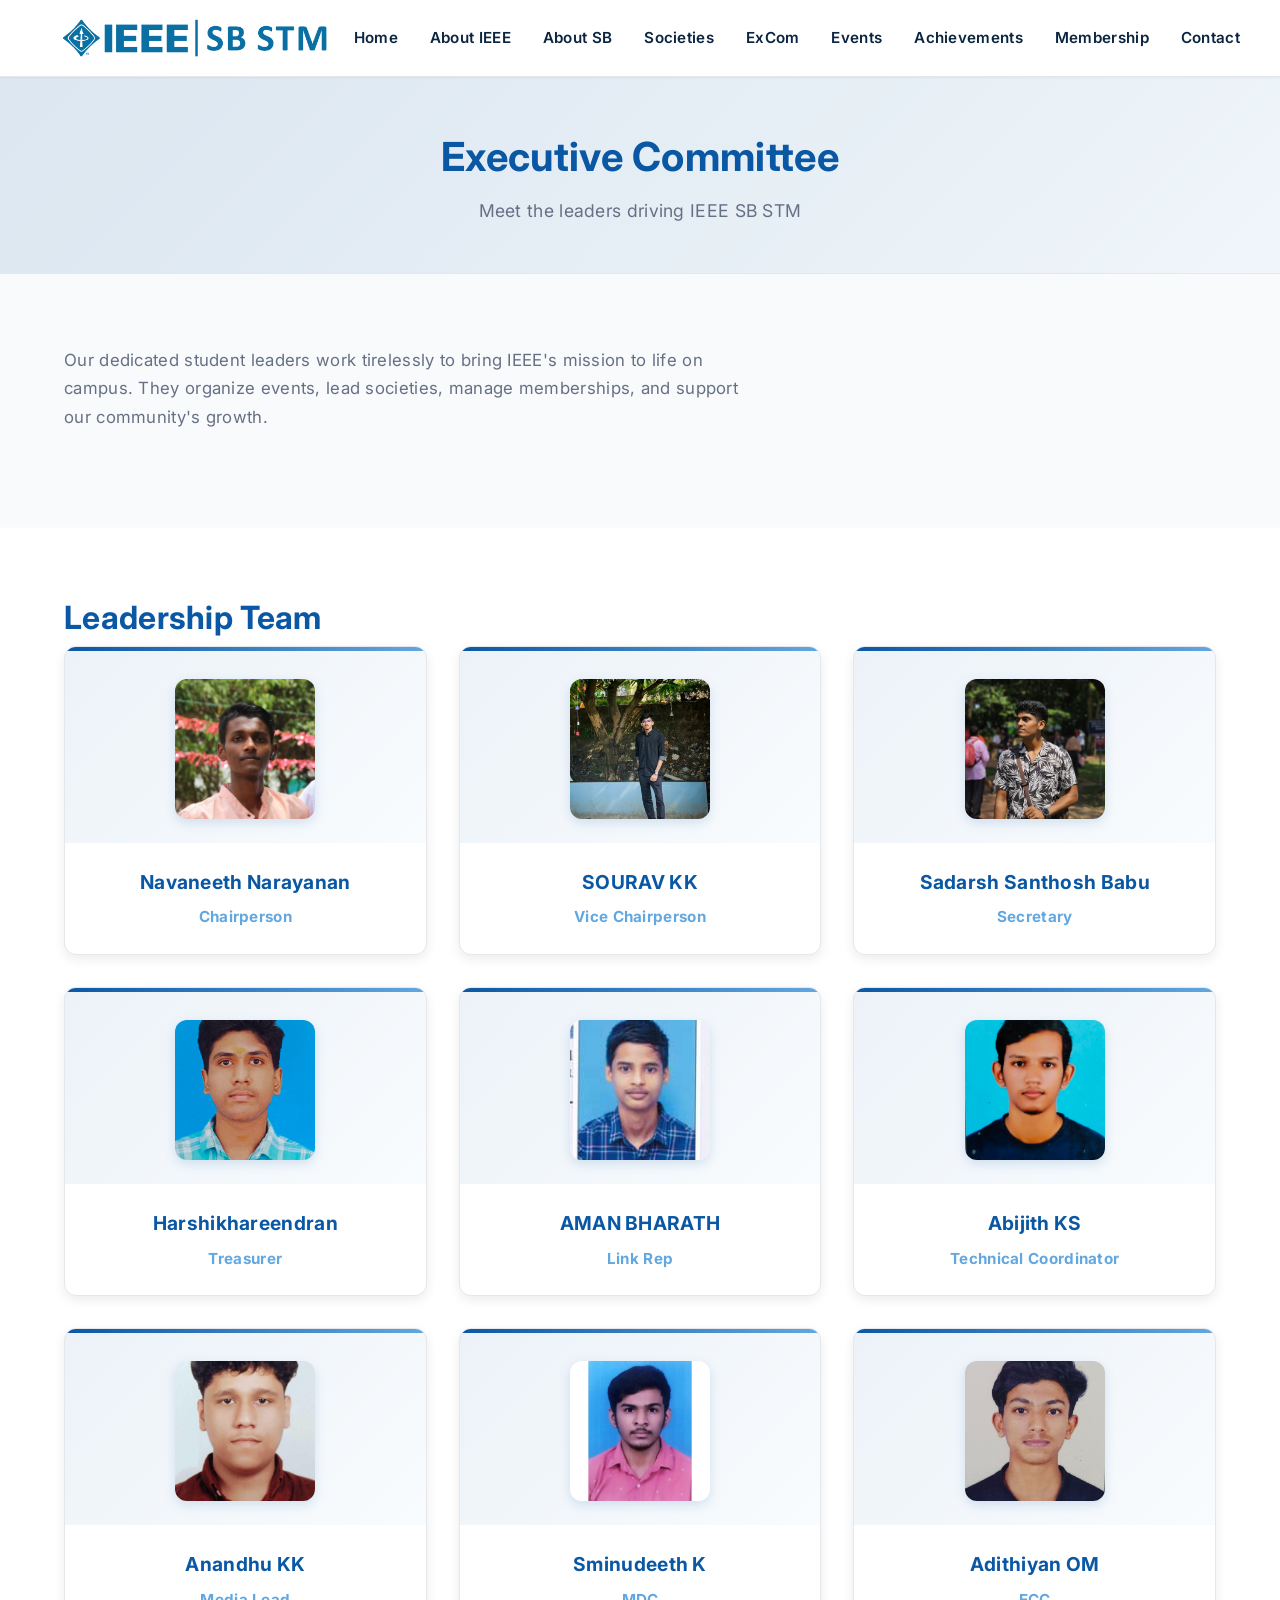
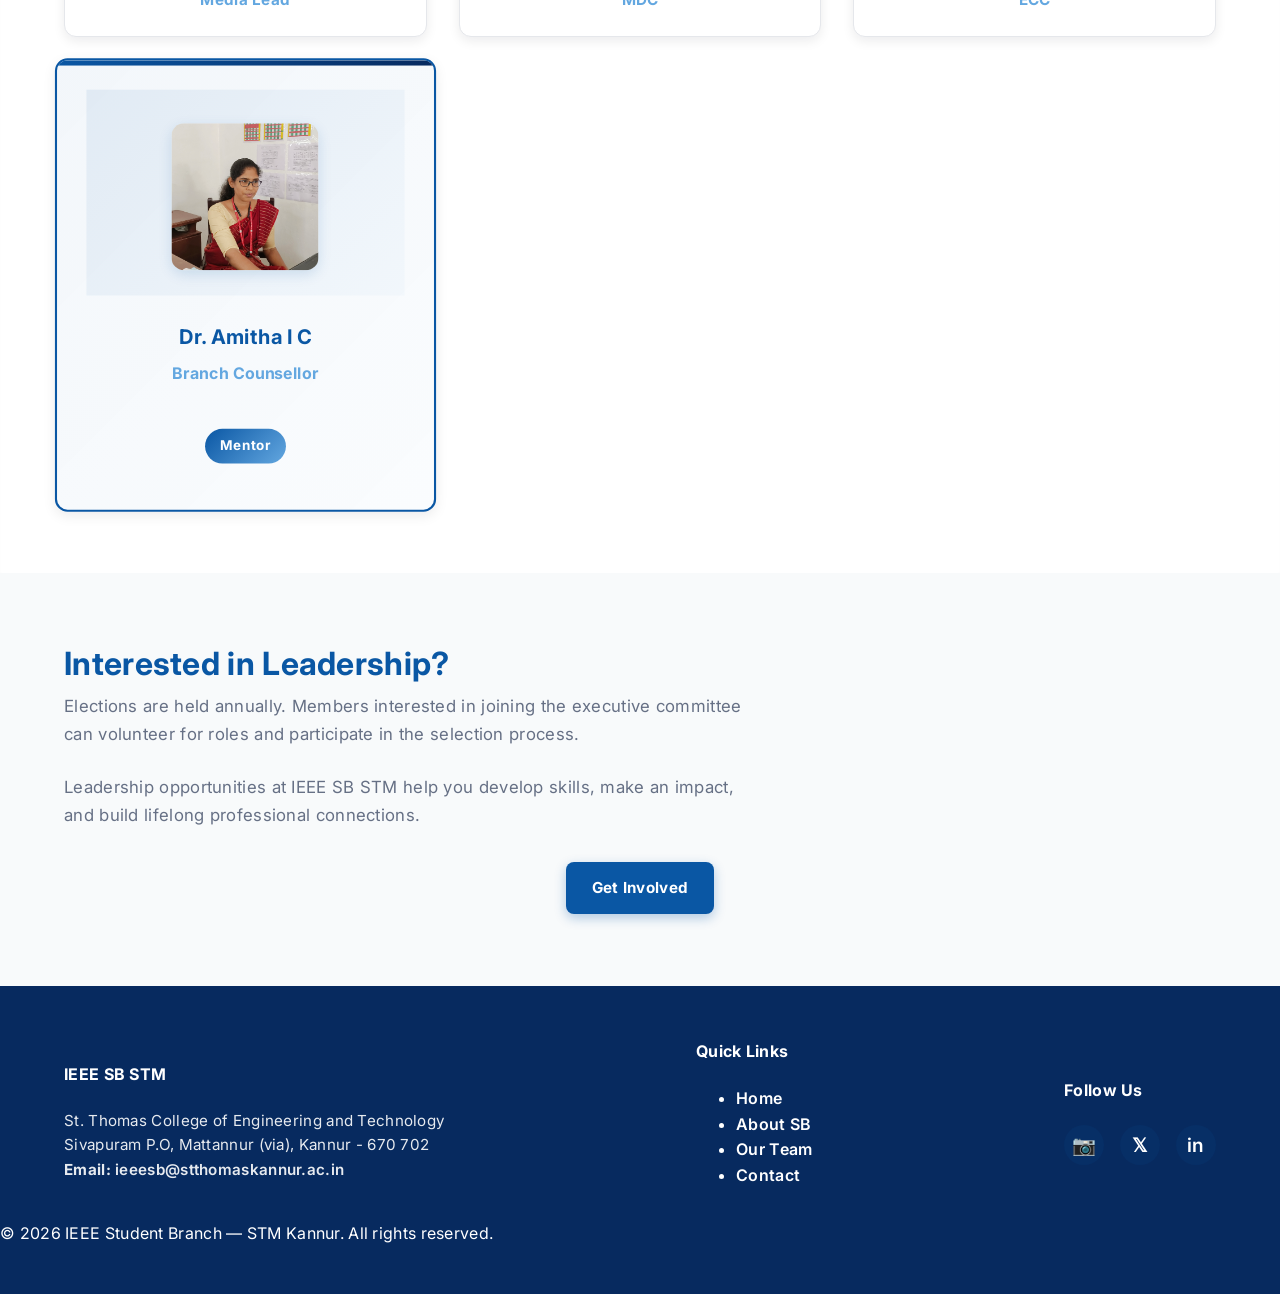
<file: team.html>
<!doctype html>
<html lang="en">
<head>
  <meta charset="utf-8">
  <meta name="viewport" content="width=device-width,initial-scale=1">
  <title>Executive Committee | IEEE SB STM</title>
  <meta name="description" content="Meet the student leaders of IEEE Student Branch at St. Thomas College of Engineering and Technology.">
  <link rel="preconnect" href="https://fonts.gstatic.com" crossorigin>
  <link href="https://fonts.googleapis.com/css2?family=Inter:wght@300;400;600;700&display=swap" rel="stylesheet">
  <link rel="stylesheet" href="style.css">
</head>
<body>
  <!-- HEADER / NAVIGATION -->
  <header class="site-header">
    <div class="container header-inner">
      <a class="logo" href="index.html"></a>
      <img src="SB Logo.png" alt="IEEE SB STM" class="logo-img">
      <nav class="main-nav" id="mainNav">
        <a href="index.html">Home</a>
        <a href="about-ieee.html">About IEEE</a>
        <a href="about-sb.html">About SB</a>
        <a href="societies.html">Societies</a>
        <a href="excom.html">ExCom</a>
        <a href="events.html">Events</a>
        <a href="achievements.html">Achievements</a>
        <a href="membership.html">Membership</a>
        <a href="contact.html">Contact</a>
      </nav>
      <button class="menu-toggle" id="menuToggle" aria-label="Toggle menu">☰</button>
    </div>
  </header>

  <main>
    <!-- PAGE HEADER -->
    <section class="page-header">
      <div class="container">
        <h1>Executive Committee</h1>
        <p>Meet the leaders driving IEEE SB STM</p>
      </div>
    </section>

    <!-- TEAM INTRODUCTION -->
    <section class="section">
      <div class="container">
        <p class="section-intro-text">Our dedicated student leaders work tirelessly to bring IEEE's mission to life on campus. They organize events, lead societies, manage memberships, and support our community's growth.</p>
      </div>
    </section>

     <!-- EXECUTIVE COMMITTEE GRID -->
    <section class="section alt">
      <div class="container">
        <h2>Leadership Team</h2>
        <div class="excom-grid">
          <!-- Chairperson -->
          <div class="excom-card">
            <div class="excom-photo">
              <img src="navaneeth.jpg" alt="Navaneeth Narayanan">
            </div>
            <h3>Navaneeth Narayanan</h3>
            <p class="excom-role">Chairperson</p>
          </div>

          <!-- Vice Chairperson -->
          <div class="excom-card">
            <div class="excom-photo">
              <img src="sourav.jpg" alt="SOURAV KK">
            </div>
            <h3>SOURAV KK</h3>
            <p class="excom-role">Vice Chairperson</p>
          </div>

          <!-- Secretary -->
          <div class="excom-card">
            <div class="excom-photo">
              <img src="sadarsh.jpg" alt="Sadarsh Santhosh Babu">
            </div>
            <h3>Sadarsh Santhosh Babu</h3>
            <p class="excom-role">Secretary</p>
          </div>

          <!-- Treasurer -->
          <div class="excom-card">
            <div class="excom-photo">
              <img src="harshik.jpg" alt="Harshikhareendran">
            </div>
            <h3>Harshikhareendran</h3>
            <p class="excom-role">Treasurer</p>
          </div>

          <!-- Link Rep -->
          <div class="excom-card">
            <div class="excom-photo">
              <img src="aman.jpg" alt="AMAN BHARATH">
            </div>
            <h3>AMAN BHARATH</h3>
            <p class="excom-role">Link Rep</p>
          </div>

          <!-- Technical Coordinator -->
          <div class="excom-card">
            <div class="excom-photo">
              <img src="abijith.jpg" alt="Abijith KS">
            </div>
            <h3>Abijith KS</h3>
            <p class="excom-role">Technical Coordinator</p>
          </div>

          <!-- Media Lead -->
          <div class="excom-card">
            <div class="excom-photo">
              <img src="anandhu.jpg" alt="Anandhu KK">
            </div>
            <h3>Anandhu KK</h3>
            <p class="excom-role">Media Lead</p>
          </div>

          <!-- MDC -->
          <div class="excom-card">
            <div class="excom-photo">
              <img src="sminudeeth.jpg" alt="Sminudeeth K">
            </div>
            <h3>Sminudeeth K</h3>
            <p class="excom-role">MDC</p>
          </div>

          <!-- ECC -->
          <div class="excom-card">
            <div class="excom-photo">
              <img src="adithiyan.jpg" alt="Adithiyan OM">
            </div>
            <h3>Adithiyan OM</h3>
            <p class="excom-role">ECC</p>
          </div>

          <!-- Counsellor -->
          <div class="excom-card featured-card">
            <div class="excom-photo">
              <img src="amitha.jpg" alt="Dr. Amitha I C">
            </div>
            <h3>Dr. Amitha I C</h3>
            <p class="excom-role">Branch Counsellor</p>
            <span class="excom-badge">Mentor</span>
          </div>
        </div>
      </div>
    </section>

    <!-- JOIN THE TEAM -->
    <section class="section">
      <div class="container">
        <h2>Interested in Leadership?</h2>
        <p class="section-intro-text">Elections are held annually. Members interested in joining the executive committee can volunteer for roles and participate in the selection process.</p>
        <p class="section-intro-text">Leadership opportunities at IEEE SB STM help you develop skills, make an impact, and build lifelong professional connections.</p>
        <div style="text-align: center; margin-top: 2rem;">
          <a class="btn primary" href="contact.html">Get Involved</a>
        </div>
      </div>
    </section>
  </main>

  <!-- FOOTER -->
  <footer class="site-footer">
    <div class="container footer-inner">
      <div class="footer-section">
        <h4>IEEE SB STM</h4>
        <p>St. Thomas College of Engineering and Technology<br>Sivapuram P.O, Mattannur (via), Kannur - 670 702</p>
        <p><strong>Email:</strong> <a href="mailto:ieeesb@stthomaskannur.ac.in">ieeesb@stthomaskannur.ac.in</a></p>
      </div>
      <div class="footer-section">
        <h4>Quick Links</h4>
        <ul class="footer-links">
          <li><a href="index.html">Home</a></li>
          <li><a href="about-sb.html">About SB</a></li>
          <li><a href="team.html">Our Team</a></li>
          <li><a href="contact.html">Contact</a></li>
        </ul>
      </div>
      <div class="footer-section">
        <h4>Follow Us</h4>
        <div class="socials">
          <a href="https://www.instagram.com/ieeesbstm/" aria-label="Instagram" class="social-link" target="_blank" rel="noopener">📷</a>
          <a href="#" aria-label="Twitter" class="social-link">𝕏</a>
          <a href="#" aria-label="LinkedIn" class="social-link">in</a>
        </div>
      </div>
    </div>
    <div class="footer-bottom">
      <p>&copy; 2026 IEEE Student Branch — STM Kannur. All rights reserved.</p>
    </div>
  </footer>

  <script src="script.js"></script>
</body>
</html>
</file>
<file: style.css>
:root{
  --ieee-blue:#0a57a4;
  --ieee-dark-blue:#072a5f;
  --ieee-light:#63a7e0;
  --bg:#f8fafb;
  --bg-alt:#ffffff;
  --text-primary:#0b2540;
  --text-muted:#667085;
  --border:#e5e7eb;
  --shadow-sm:0 1px 2px rgba(8,18,30,0.05);
  --shadow-md:0 4px 12px rgba(8,18,30,0.08);
  --shadow-lg:0 12px 32px rgba(8,18,30,0.12);
  --radius:8px;
  --radius-lg:12px;
  --container:1200px;
  --gap:1.5rem;
  --transition:all 0.3s cubic-bezier(0.4,0,0.2,1);
}

*{box-sizing:border-box}
html,body{height:100%}
body{
  margin:0;
  font-family:"Inter",-apple-system,BlinkMacSystemFont,"Segoe UI","Roboto","Helvetica Neue",Arial,sans-serif;
  color:var(--text-primary);
  background:var(--bg);
  -webkit-font-smoothing:antialiased;
  -moz-osx-font-smoothing:grayscale;
  line-height:1.6;
  scroll-behavior:smooth;
  letter-spacing:0.3px;
}

.container{
  max-width:var(--container);
  margin:0 auto;
  padding:0 1.5rem;
}

/* Header - Sticky professional nav */
.site-header{
  background:var(--bg-alt);
  position:sticky;
  top:0;
  z-index:40;
  box-shadow:var(--shadow-sm);
  border-bottom:1px solid var(--border);
}
.header-inner{
  display:flex;
  align-items:center;
  justify-content:space-between;
  padding:0.8rem 0;
}
.logo{
  font-weight:700;
  font-size:1.1rem;
  color:var(--ieee-blue);
  text-decoration:none;
  letter-spacing:-0.5px;
  transition:var(--transition);
  display: flex;
  align-items: center;
  gap: 10px;
  flex-direction: column;
}
.logo-img {
  height: 40px; 
  max-height: 60px;     
  width: auto;
  margin: 5px 0;
}
.hero-logo {
  background: linear-gradient(90deg, #0a57a4, #63a7e0);
  padding: 3rem 1rem;
  text-align: center;
  border-radius: 18px;
  color: white;
  overflow: hidden;

  /* float animation for box */
  animation: floatBox 3s ease-in-out infinite alternate;
}

@keyframes floatBox {
  0% { transform: translateY(0px); }
  100% { transform: translateY(-10px); }
}

.logo-box {
  width: 100%;
  overflow: hidden;
  margin-bottom: 1.5rem;
}

.logo-scroll {
  display: flex;
  gap: 2rem;
  width: max-content;
  /* continuous scroll animation */
  animation: scrollLeft 15s linear infinite;
}

.logo-scroll .logo {
  height: 80px;
  width: auto;
}

/* Continuous right-to-left scrolling */
@keyframes scrollLeft {
  0% { transform: translateX(0); }
  100% { transform: translateX(-50%); }
}

.hero-logo h1 {
  font-size: 2.5rem;
  margin-bottom: 0.5rem;
}

.hero-logo p {
  font-size: 1.2rem;
  margin: 0;
}

.stacked-logo {
  display: block;
}
.logo:hover{
  color:var(--ieee-dark-blue);
}
.main-nav{
  display:flex;
  gap:2rem;
  align-items:center;
}
.main-nav a{
  color:var(--text-primary);
  text-decoration:none;
  font-weight:600;
  font-size:0.95rem;
  transition:var(--transition);
  position:relative;
  padding:0.5rem 0;
}
.main-nav a:hover,
.main-nav a.active{
  color:var(--ieee-blue);
}
.main-nav a.active::after{
  content:'';
  position:absolute;
  bottom:-8px;
  left:0;
  right:0;
  height:3px;
  background:var(--ieee-blue);
  border-radius:3px;
}
.menu-toggle{
  display:none;
  background:transparent;
  border:0;
  font-size:1.6rem;
  cursor:pointer;
  color:var(--ieee-blue);
  transition:var(--transition);
}
.menu-toggle:hover{
  opacity:0.7;
}

/* Hero Section */
.hero{
  padding:4.5rem 0;
  background:linear-gradient(135deg,rgba(10,87,164,0.08) 0%,rgba(99,167,224,0.04) 100%);
}
.hero-inner{
  display:grid;
  grid-template-columns:1fr 450px;
  gap:3.5rem;
  align-items:center;
}
.hero-copy h1{
  font-size:2.75rem;
  font-weight:700;
  margin:0 0 0.75rem;
  line-height:1.2;
  color:var(--ieee-dark-blue);
  letter-spacing:-1px;
}
.lead{
  color:var(--text-muted);
  margin-bottom:1.5rem;
  font-size:1.1rem;
  line-height:1.6;
}
.hero-cta{
  display:flex;
  gap:1rem;
  margin-bottom:2rem;
  flex-wrap:wrap;
}
.highlights{
  display:flex;
  gap:1.5rem;
  padding:0;
  margin:0;
  list-style:none;
  flex-wrap:wrap;
}
.highlights li{
  background:rgba(10,87,164,0.1);
  padding:0.75rem 1.25rem;
  border-radius:8px;
  font-weight:600;
  color:var(--ieee-blue);
  border-left:3px solid var(--ieee-blue);
  transition:var(--transition);
}
.highlights li:hover{
  background:rgba(10,87,164,0.15);
  transform:translateX(4px);
}

/* Hero SVG */
.hero-art svg{
  width:100%;
  height:auto;
  border-radius:var(--radius-lg);
  filter:drop-shadow(var(--shadow-md));
  animation:float 3s ease-in-out infinite;
}

@keyframes float{
  0%,100%{transform:translateY(0px)}
  50%{transform:translateY(-12px)}
}

/* Sections */
.section{
  padding:4.5rem 0;
  background:var(--bg);
}
.section.alt{
  background:var(--bg-alt);
  box-shadow:inset 0 1px 3px rgba(0,0,0,0.02);
}
h2{
  margin:0 0 0.5rem;
  font-size:2rem;
  font-weight:700;
  color:var(--ieee-blue);
  line-height:1.2;
}
.section-intro{
  color:var(--text-muted);
  font-size:1.05rem;
  margin:0.5rem 0 2rem;
  line-height:1.6;
}

/* About Section Enhanced */
.about-hero{
  margin-bottom:2.5rem;
  padding:2rem;
  background:linear-gradient(135deg,rgba(10,87,164,0.05),rgba(99,167,224,0.03));
  border-radius:var(--radius-lg);
  border-left:4px solid var(--ieee-blue);
}
.about-hero-text h3{
  margin:0 0 0.5rem;
  font-size:1.5rem;
  color:var(--ieee-blue);
}
.about-grid{
  grid-template-columns:repeat(auto-fit,minmax(280px,1fr));
  gap:var(--gap);
}
.about-card{
  background:var(--bg-alt);
  padding:2rem;
  border-radius:var(--radius-lg);
  box-shadow:var(--shadow-md);
  transition:var(--transition);
  border-top:4px solid var(--ieee-light);
}
.about-card:hover{
  transform:translateY(-6px);
  box-shadow:var(--shadow-lg);
  border-top-color:var(--ieee-blue);
}
.about-card h4{
  margin:0 0 0.75rem;
  font-size:1.15rem;
  color:var(--ieee-blue);
}

/* Branch Section */
.branch-grid{
  grid-template-columns:1fr 380px;
  gap:var(--gap);
}
.advisor-card{
  background:var(--bg);
  padding:1.75rem;
  border-radius:var(--radius-lg);
  border:1px solid var(--border);
  box-shadow:var(--shadow-sm);
}
.advisor-card p{
  margin:0.5rem 0;
  font-size:0.95rem;
}
.advisor-card a{
  color:var(--ieee-blue);
  text-decoration:none;
  font-weight:600;
  transition:var(--transition);
}
.advisor-card a:hover{
  text-decoration:underline;
}

/* Grid Utilities */
.grid{
  display:grid;
  gap:var(--gap);
}
.membership-grid{
  grid-template-columns:1fr 1fr;
}

/* Cards - General Purpose */
.cards{
  display:grid;
  grid-template-columns:repeat(auto-fit,minmax(240px,1fr));
  gap:var(--gap);
}
.card{
  background:var(--bg-alt);
  padding:1.75rem;
  border-radius:var(--radius-lg);
  box-shadow:var(--shadow-md);
  transition:var(--transition);
  border:1px solid var(--border);
}
.card:hover{
  transform:translateY(-8px);
  box-shadow:var(--shadow-lg);
  border-color:var(--ieee-light);
}
.card h4{
  margin:0 0 0.75rem;
  font-size:1.1rem;
  color:var(--ieee-blue);
}

/* Team Section */
.team-grid{
  grid-template-columns:repeat(auto-fit,minmax(200px,1fr));
  gap:2rem;
}
.profile{
  background:var(--bg-alt);
  padding:2rem;
  border-radius:var(--radius-lg);
  text-align:center;
  box-shadow:var(--shadow-md);
  transition:var(--transition);
  border:1px solid var(--border);
  position:relative;
}
.profile::before{
  content:'';
  position:absolute;
  top:0;
  left:0;
  right:0;
  height:4px;
  background:linear-gradient(90deg,var(--ieee-blue),var(--ieee-light));
  border-radius:var(--radius-lg) var(--radius-lg) 0 0;
}
.profile:hover{
  transform:translateY(-10px);
  box-shadow:var(--shadow-lg);
}
.avatar-frame{
  margin:0.5rem auto 1rem;
}
.avatar{
  width:100px;
  height:100px;
  display:block;
  margin:0 auto;
  filter:drop-shadow(0 4px 12px rgba(10,87,164,0.15));
  transition:var(--transition);
}
.profile:hover .avatar{
  filter:drop-shadow(0 8px 24px rgba(10,87,164,0.25));
}
.profile h4{
  margin:1rem 0 0.25rem;
  font-size:1.15rem;
  color:var(--ieee-blue);
}
.role{
  color:var(--ieee-blue);
  font-weight:700;
  margin:0.25rem 0 0.5rem;
  font-size:0.95rem;
}
.bio{
  color:var(--text-muted);
  margin:0;
  font-size:0.9rem;
}

/* Timeline */
.timeline{
  display:flex;
  flex-direction:column;
  gap:1.75rem;
}
.event{
  display:flex;
  gap:2rem;
  align-items:flex-start;
  position:relative;
}
.event::before{
  content:'';
  position:absolute;
  left:33px;
  top:32px;
  bottom:-40px;
  width:2px;
  background:linear-gradient(180deg,var(--ieee-blue),transparent);
}
.event:last-child::before{
  display:none;
}
.event time{
  color:var(--ieee-blue);
  font-weight:700;
  min-width:100px;
  font-size:0.95rem;
  position:relative;
  z-index:1;
}
.event time::before{
  content:'';
  position:absolute;
  left:-8px;
  top:6px;
  width:16px;
  height:16px;
  background:var(--ieee-blue);
  border-radius:50%;
  border:3px solid var(--bg-alt);
}
.event .event-body{
  background:var(--bg-alt);
  padding:1.5rem;
  border-radius:var(--radius-lg);
  flex:1;
  box-shadow:var(--shadow-md);
  border-left:3px solid var(--ieee-light);
  transition:var(--transition);
}
.event .event-body:hover{
  border-left-color:var(--ieee-blue);
  box-shadow:var(--shadow-lg);
}

/* Contact */
.contact-grid{
  grid-template-columns:1fr 1fr;
  gap:3rem;
  align-items:start;
}
.contact-form{
  background:var(--bg-alt);
  padding:2.5rem;
  border-radius:var(--radius-lg);
  box-shadow:var(--shadow-md);
}
.contact-form h3{
  margin:0 0 1.5rem;
  font-size:1.4rem;
  color:var(--ieee-blue);
}
.form-group{
  margin-bottom:1.25rem;
  display:flex;
  flex-direction:column;
}
.contact-form label{
  font-weight:600;
  color:var(--text-primary);
  margin-bottom:0.5rem;
  font-size:0.95rem;
}
.contact-form input,
.contact-form textarea{
  padding:0.85rem;
  border-radius:var(--radius);
  border:1.5px solid var(--border);
  font-family:inherit;
  font-size:0.95rem;
  color:var(--text-primary);
  transition:var(--transition);
  background:var(--bg);
}
.contact-form input::placeholder,
.contact-form textarea::placeholder{
  color:#a1aab3;
}
.contact-form input:focus,
.contact-form textarea:focus{
  outline:none;
  border-color:var(--ieee-blue);
  background:var(--bg-alt);
  box-shadow:0 0 0 3px rgba(10,87,164,0.1);
}
.contact-form textarea{
  resize:vertical;
  min-height:120px;
}
.form-status{
  color:green;
  margin-top:1rem;
  font-weight:600;
  font-size:0.95rem;
  padding:0.75rem;
  background:rgba(34,197,94,0.1);
  border-radius:var(--radius);
  border-left:3px solid #22c55e;
}

/* Contact Info */
.contact-info h3{
  margin:0 0 1.5rem;
  font-size:1.4rem;
  color:var(--ieee-blue);
}
.info-block{
  margin-bottom:2rem;
}
.info-block h4{
  margin:0 0 0.5rem;
  color:var(--ieee-blue);
  font-size:1rem;
}
.info-block p{
  margin:0;
  color:var(--text-muted);
  line-height:1.6;
  font-size:0.95rem;
}
.socials{
  display:flex;
  gap:1rem;
  margin-top:0.5rem;
}
.social-link{
  display:inline-flex;
  align-items:center;
  justify-content:center;
  width:40px;
  height:40px;
  border-radius:50%;
  background:rgba(10,87,164,0.1);
  color:var(--ieee-blue);
  text-decoration:none;
  font-weight:700;
  transition:var(--transition);
  font-size:1.2rem;
}
.social-link:hover{
  background:var(--ieee-blue);
  color:#fff;
  transform:translateY(-4px);
}

/* Footer */
.site-footer{
  padding:2rem 0;
  background:var(--ieee-dark-blue);
  color:#fff;
}
.footer-inner{
  display:flex;
  justify-content:space-between;
  align-items:center;
  flex-wrap:wrap;
  gap:1rem;
}
.footer-inner p{
  margin:0;
  font-size:0.95rem;
  opacity:0.9;
}
.footer-inner a{
  color:#fff;
  text-decoration:none;
  transition:var(--transition);
  font-weight:600;
}
.footer-inner a:hover{
  opacity:0.7;
}

/* Buttons */
.btn{
  display:inline-block;
  padding:0.75rem 1.5rem;
  border-radius:var(--radius);
  text-decoration:none;
  font-weight:700;
  font-size:0.95rem;
  transition:var(--transition);
  border:2px solid transparent;
  cursor:pointer;
  white-space:nowrap;
}
.btn.primary{
  background:var(--ieee-blue);
  color:#fff;
  box-shadow:0 4px 12px rgba(10,87,164,0.3);
}
.btn.primary:hover{
  background:var(--ieee-dark-blue);
  box-shadow:0 6px 20px rgba(10,87,164,0.4);
  transform:translateY(-2px);
}
.btn.outline{
  border:2px solid var(--ieee-blue);
  color:var(--ieee-blue);
  background:transparent;
}
.btn.outline:hover{
  background:rgba(10,87,164,0.05);
  border-color:var(--ieee-dark-blue);
  color:var(--ieee-dark-blue);
}

/* Reveal Animation */
.reveal{
  animation:revealIn 0.6s ease-out forwards;
}
@keyframes revealIn{
  from{
    opacity:0;
    transform:translateY(20px);
  }
  to{
    opacity:1;
    transform:translateY(0);
  }
}

/* Responsive Design */
@media (max-width:1024px){
  .hero-inner{
    grid-template-columns:1fr;
    gap:2.5rem;
  }
  .branch-grid{
    grid-template-columns:1fr;
  }
  .contact-grid{
    grid-template-columns:1fr;
    gap:2rem;
  }
  .membership-grid{
    grid-template-columns:1fr;
  }
  h2{font-size:1.75rem}
  .hero-copy h1{font-size:2.25rem}
}

@media (max-width:768px){
  .main-nav{
    display:none;
    position:absolute;
    top:64px;
    right:0;
    background:var(--bg-alt);
    flex-direction:column;
    padding:1rem;
    border-radius:0 0 var(--radius-lg) var(--radius-lg);
    box-shadow:var(--shadow-lg);
    z-index:30;
    width:100%;
    gap:0.5rem;
  }
  .main-nav.active{
    display:flex;
  }
  .main-nav a{
    padding:0.75rem 1rem;
  }
  .menu-toggle{
    display:block;
  }
  .header-inner{
    gap:1rem;
  }
  .hero-copy h1{
    font-size:1.75rem;
  }
  .hero-cta{
    flex-direction:column;
    gap:0.75rem;
  }
  .btn{
    width:100%;
    text-align:center;
  }
  .highlights{
    flex-direction:column;
    gap:0.75rem;
  }
  .highlights li{
    padding:0.6rem 1rem;
  }
  .team-grid{
    grid-template-columns:repeat(auto-fit,minmax(150px,1fr));
    gap:1.25rem;
  }
  .profile{
    padding:1.25rem;
  }
  .avatar{
    width:80px;
    height:80px;
  }
  .event{
    gap:1rem;
  }
  .event::before{
    left:23px;
  }
  .contact-form,
  .contact-info{
    padding:1.5rem;
  }
  h2{font-size:1.5rem}
  .footer-inner{
    flex-direction:column;
    text-align:center;
  }
}

@media (max-width:480px){
  .container{
    padding:0 1rem;
  }
  .hero{
    padding:3rem 0;
  }
  .section{
    padding:2.5rem 0;
  }
  .hero-copy h1{
    font-size:1.5rem;
  }
  .lead{
    font-size:1rem;
  }
  .card,
  .profile,
  .contact-form{
    padding:1.25rem;
  }
  h2{font-size:1.35rem}
  h3{font-size:1.1rem}
  .hero-cta{
    gap:0.5rem;
  }
  .btn{
    padding:0.65rem 1.25rem;
    font-size:0.9rem;
  }
}

/* ===== MULTI-PAGE STYLES ===== */

/* Page Header */
.page-header{
  background:linear-gradient(135deg,rgba(10,87,164,0.12) 0%,rgba(99,167,224,0.06) 100%);
  padding:3rem 0;
  text-align:center;
  border-bottom:1px solid var(--border);
}
.page-header h1{
  margin:0 0 0.5rem;
  font-size:2.5rem;
  color:var(--ieee-blue);
}
.page-header p{
  margin:0;
  color:var(--text-muted);
  font-size:1.1rem;
}

/* Content Grid (2 columns) */
.content-grid{
  display:grid;
  grid-template-columns:1.2fr 1fr;
  gap:2rem;
  align-items:start;
}

/* Info Boxes */
.info-box{
  background:linear-gradient(135deg,rgba(10,87,164,0.05),rgba(99,167,224,0.03));
  padding:1.5rem;
  border-radius:var(--radius-lg);
  border-left:4px solid var(--ieee-blue);
}
.stats-list,.facts-list{
  list-style:none;
  padding:0;
  margin:0;
}
.stats-list li,.facts-list li{
  padding:0.5rem 0;
  border-bottom:1px solid var(--border);
}
.stats-list li:last-child,.facts-list li:last-child{
  border-bottom:none;
}
.contact-box{
  background:rgba(10,87,164,0.1);
  padding:1rem;
  border-radius:var(--radius);
  margin-top:1rem;
  text-align:center;
}

/* Resources Grid */
.resources-grid{
  display:grid;
  grid-template-columns:repeat(auto-fit,minmax(200px,1fr));
  gap:1.5rem;
}
.resource-card{
  background:var(--bg-alt);
  padding:1.5rem;
  border-radius:var(--radius-lg);
  text-decoration:none;
  color:inherit;
  border:1px solid var(--border);
  transition:var(--transition);
  text-align:center;
  display:block;
}
.resource-card:hover{
  transform:translateY(-6px);
  box-shadow:var(--shadow-lg);
  border-color:var(--ieee-light);
}
.resource-icon{
  font-size:2rem;
  margin-bottom:0.5rem;
}
.resource-card h3{
  margin:0 0 0.5rem;
  color:var(--ieee-blue);
}

/* Objectives Grid */
.objectives-grid{
  display:grid;
  grid-template-columns:repeat(auto-fit,minmax(220px,1fr));
  gap:1.5rem;
}
.objective-card{
  background:var(--bg-alt);
  padding:1.75rem;
  border-radius:var(--radius-lg);
  text-align:center;
  box-shadow:var(--shadow-md);
  transition:var(--transition);
  border-top:3px solid var(--ieee-light);
}
.objective-card:hover{
  border-top-color:var(--ieee-blue);
  transform:translateY(-4px);
}
.objective-icon{
  font-size:2rem;
  margin-bottom:0.5rem;
}

/* Societies Grid */
.societies-grid{
  display:grid;
  grid-template-columns:repeat(auto-fit,minmax(280px,1fr));
  gap:1.5rem;
}
.society-card{
  background:var(--bg-alt);
  padding:1.75rem;
  border-radius:var(--radius-lg);
  box-shadow:var(--shadow-md);
  transition:var(--transition);
  border-left:4px solid var(--ieee-light);
}
.society-card:hover{
  border-left-color:var(--ieee-blue);
  transform:translateY(-6px);
  box-shadow:var(--shadow-lg);
}
.society-icon{
  font-size:2.5rem;
  margin-bottom:0.75rem;
}
.society-activities{
  list-style:none;
  padding:0;
  margin:1rem 0 0;
  display:flex;
  flex-direction:column;
  gap:0.5rem;
  font-size:0.95rem;
}
.society-activities li:before{
  content:'→ ';
  color:var(--ieee-blue);
  font-weight:700;
}

/* Events Timeline */
.events-timeline{
  display:flex;
  flex-direction:column;
  gap:1.5rem;
}
.event-card{
  display:flex;
  gap:1.5rem;
  background:var(--bg-alt);
  padding:1.75rem;
  border-radius:var(--radius-lg);
  box-shadow:var(--shadow-md);
  border-left:4px solid var(--ieee-light);
  transition:var(--transition);
}
.event-card:hover{
  border-left-color:var(--ieee-blue);
  box-shadow:var(--shadow-lg);
}
.event-date{
  display:flex;
  flex-direction:column;
  align-items:center;
  justify-content:center;
  min-width:80px;
  background:linear-gradient(135deg,var(--ieee-blue),var(--ieee-light));
  color:#fff;
  border-radius:8px;
  padding:0.75rem;
  text-align:center;
}
.event-date .month{
  font-size:0.8rem;
  font-weight:700;
}
.event-date .day{
  font-size:1.5rem;
  font-weight:700;
}
.event-details h3{
  margin:0 0 0.5rem;
  color:var(--ieee-blue);
}
.event-location{
  color:var(--text-muted);
  font-size:0.9rem;
  margin:0;
}
.event-meta{
  color:var(--text-muted);
  font-size:0.9rem;
  margin:0.5rem 0 0;
}

/* Past Events */
.past-events{
  display:grid;
  grid-template-columns:repeat(auto-fit,minmax(250px,1fr));
  gap:1.5rem;
}
.past-event{
  background:var(--bg-alt);
  padding:1.5rem;
  border-radius:var(--radius-lg);
  box-shadow:var(--shadow-md);
}
.past-event h3{
  margin:0 0 0.75rem;
  color:var(--ieee-blue);
}

/* Professional Event Report */
.past-event-report{
  background:var(--white);
  border-radius:var(--radius-lg);
  overflow:hidden;
  box-shadow:var(--shadow-lg);
  margin-bottom:2rem;
}

.past-event-report-image{
  width:100%;
  height:300px;
  background:linear-gradient(135deg, #f0f4f8 0%, #e8eef5 100%);
  display:flex;
  align-items:center;
  justify-content:center;
  color:#999;
  font-size:4rem;
  border-bottom:3px solid var(--ieee-blue);
}

.past-event-report-image img{
  width:100%;
  height:100%;
  object-fit:cover;
}

.past-event-report-content{
  padding:2.5rem;
}

.past-event-report-header{
  margin-bottom:2rem;
}

.past-event-report-badge{
  display:inline-block;
  background:var(--ieee-blue);
  color:var(--white);
  padding:0.4rem 0.8rem;
  border-radius:20px;
  font-size:0.8rem;
  font-weight:600;
  text-transform:uppercase;
  margin-bottom:0.75rem;
  letter-spacing:0.5px;
}

.past-event-report-title{
  font-size:2rem;
  font-weight:700;
  color:var(--dark);
  margin:0;
  line-height:1.2;
}

.past-event-report-details{
  display:grid;
  grid-template-columns:repeat(auto-fit,minmax(200px,1fr));
  gap:1.5rem;
  margin:2rem 0;
  padding:1.5rem;
  background:var(--bg-alt);
  border-radius:8px;
  border-left:4px solid var(--ieee-blue);
}

.event-detail-item{
  display:flex;
  gap:1rem;
}

.event-detail-icon{
  font-size:1.5rem;
  min-width:30px;
}

.event-detail-content{
  flex:1;
}

.event-detail-label{
  display:block;
  font-weight:600;
  color:var(--ieee-blue);
  font-size:0.85rem;
  text-transform:uppercase;
  margin-bottom:0.25rem;
  letter-spacing:0.5px;
}

.event-detail-value{
  display:block;
  color:var(--dark);
  font-size:0.95rem;
  line-height:1.4;
}

.past-event-report-description{
  color:#555;
  line-height:1.8;
  font-size:0.95rem;
}

.past-event-report-description p{
  margin:0 0 1rem;
}

.past-event-report-description p:last-child{
  margin-bottom:0;
}

/* Positions/Roles Section */
.event-positions-section{
  margin:2rem 0;
}

.event-positions-title{
  font-size:1.1rem;
  font-weight:700;
  color:var(--ieee-blue);
  margin-bottom:1rem;
  display:flex;
  align-items:center;
  gap:0.5rem;
}

.event-positions-grid{
  display:grid;
  grid-template-columns:repeat(auto-fill,minmax(160px,1fr));
  gap:0.75rem;
}

.event-position-badge{
  background: linear-gradient(135deg, var(--ieee-blue) 0%, var(--ieee-dark) 100%);
  color:var(--white);
  padding:0.75rem 1rem;
  border-radius:6px;
  font-size:0.9rem;
  font-weight:600;
  text-align:center;
  box-shadow:0 2px 4px rgba(10,87,164,0.2);
  transition:transform 0.2s, box-shadow 0.2s;
}

.event-position-badge:hover{
  transform:translateY(-2px);
  box-shadow:0 4px 8px rgba(10,87,164,0.3);
}

/* Event Types */
.event-types{
  display:grid;
  grid-template-columns:repeat(auto-fit,minmax(220px,1fr));
  gap:1.5rem;
}
.type-card{
  background:var(--bg-alt);
  padding:1.75rem;
  border-radius:var(--radius-lg);
  text-align:center;
  box-shadow:var(--shadow-md);
  transition:var(--transition);
}
.type-card:hover{
  transform:translateY(-6px);
  box-shadow:var(--shadow-lg);
}
.type-icon{
  font-size:2rem;
  margin-bottom:0.75rem;
}

/* Achievements */
.achievements-list{
  display:grid;
  grid-template-columns:repeat(auto-fit,minmax(280px,1fr));
  gap:1.5rem;
}
.achievement-card{
  background:var(--bg-alt);
  padding:1.75rem;
  border-radius:var(--radius-lg);
  box-shadow:var(--shadow-md);
  border-top:3px solid var(--ieee-light);
  transition:var(--transition);
}
.achievement-card:hover{
  border-top-color:var(--ieee-blue);
  transform:translateY(-6px);
}
.achievement-icon{
  font-size:2.5rem;
  margin-bottom:0.75rem;
}
.achievement-issuer{
  color:var(--muted);
  font-size:0.9rem;
  margin:0;
  font-weight:600;
}

/* Membership Tiers */
.membership-tiers{
  display:grid;
  grid-template-columns:repeat(auto-fit,minmax(280px,1fr));
  gap:2rem;
}
.tier-card{
  background:var(--bg-alt);
  padding:2rem;
  border-radius:var(--radius-lg);
  box-shadow:var(--shadow-md);
  border:2px solid var(--border);
  transition:var(--transition);
  text-align:center;
  position:relative;
}
.tier-card:hover{
  border-color:var(--ieee-blue);
  box-shadow:var(--shadow-lg);
  transform:translateY(-8px);
}
.tier-card.featured{
  border-color:var(--ieee-blue);
  background:linear-gradient(135deg,rgba(10,87,164,0.05),rgba(99,167,224,0.03));
  transform:scale(1.05);
}
.featured-label{
  position:absolute;
  top:-12px;
  left:50%;
  transform:translateX(-50%);
  background:var(--ieee-blue);
  color:#fff;
  padding:0.35rem 1rem;
  border-radius:20px;
  font-size:0.8rem;
  font-weight:700;
}
.tier-card h3{
  margin:1rem 0 0.5rem;
  color:var(--ieee-blue);
}
.tier-price{
  font-size:1.3rem;
  font-weight:700;
  color:var(--ieee-blue);
  margin:0.5rem 0;
}
.tier-description{
  color:var(--text-muted);
  margin:0.5rem 0 1.5rem;
}
.tier-benefits{
  list-style:none;
  padding:0;
  margin:1rem 0;
  text-align:left;
}
.tier-benefits li{
  padding:0.5rem 0;
  border-bottom:1px solid var(--border);
  font-size:0.95rem;
}
.tier-benefits li:last-child{
  border-bottom:none;
}

/* Steps */
.steps{
  display:grid;
  grid-template-columns:repeat(auto-fit,minmax(220px,1fr));
  gap:1.75rem;
}
.step{
  background:var(--bg-alt);
  padding:1.75rem;
  border-radius:var(--radius-lg);
  text-align:center;
  box-shadow:var(--shadow-md);
  border-top:4px solid var(--ieee-light);
}
.step:hover{
  border-top-color:var(--ieee-blue);
  transform:translateY(-4px);
}
.step-number{
  display:inline-flex;
  align-items:center;
  justify-content:center;
  width:50px;
  height:50px;
  background:linear-gradient(135deg,var(--ieee-blue),var(--ieee-light));
  color:#fff;
  border-radius:50%;
  font-size:1.5rem;
  font-weight:700;
  margin-bottom:0.75rem;
}
.step h3{
  margin:0.75rem 0 0.5rem;
  color:var(--ieee-blue);
}

/* Stats Grid */
.stats-grid{
  display:grid;
  grid-template-columns:repeat(auto-fit,minmax(150px,1fr));
  gap:1.5rem;
}
.stat-card{
  background:linear-gradient(135deg,rgba(10,87,164,0.05),rgba(99,167,224,0.03));
  padding:1.75rem;
  border-radius:var(--radius-lg);
  text-align:center;
  border:1px solid var(--border);
}
.stat-number{
  font-size:2.5rem;
  font-weight:700;
  color:var(--ieee-blue);
  margin:0;
}
.stat-card p{
  margin:0.5rem 0 0;
  color:var(--text-muted);
}

/* Benefits Grid */
.benefits-grid{
  display:grid;
  grid-template-columns:repeat(auto-fit,minmax(250px,1fr));
  gap:1.5rem;
}
.benefit-card{
  background:var(--bg-alt);
  padding:1.75rem;
  border-radius:var(--radius-lg);
  text-align:center;
  box-shadow:var(--shadow-md);
  transition:var(--transition);
  border:1px solid var(--border);
}
.benefit-card:hover{
  border-color:var(--ieee-light);
  transform:translateY(-6px);
  box-shadow:var(--shadow-lg);
}
.benefit-icon{
  font-size:2.5rem;
  margin-bottom:0.75rem;
}
.benefit-card h3{
  margin:0 0 0.75rem;
  color:var(--ieee-blue);
}

/* Contact Layout */
.contact-layout{
  display:grid;
  grid-template-columns:1.2fr 1fr;
  gap:2rem;
}
.contact-form-section,.contact-info-section{
  padding:1.5rem;
  background:var(--bg-alt);
  border-radius:var(--radius-lg);
  box-shadow:var(--shadow-md);
}
.contact-form-section h2,.contact-info-section h2{
  margin-top:0;
}
.contact-form-section select{
  width:100%;
  padding:0.85rem;
  border-radius:var(--radius);
  border:1.5px solid var(--border);
  font-family:inherit;
  font-size:0.95rem;
  color:var(--text-primary);
  background:var(--bg);
}
.contact-form-section select:focus{
  outline:none;
  border-color:var(--ieee-blue);
  box-shadow:0 0 0 3px rgba(10,87,164,0.1);
}

/* Contact Info Section */
.info-block{
  margin-bottom:1.5rem;
  padding-bottom:1.5rem;
  border-bottom:1px solid var(--border);
}
.info-block:last-child{
  border-bottom:none;
}
.info-block h3{
  margin:0 0 0.5rem;
  color:var(--ieee-blue);
  font-size:1.05rem;
}
.info-block p{
  margin:0.35rem 0;
  color:var(--text-muted);
  line-height:1.6;
  font-size:0.95rem;
}
.info-note{
  font-size:0.85rem;
  margin-top:0.25rem !important;
}
.socials-large{
  display:flex;
  gap:1rem;
  margin-top:0.75rem;
  flex-wrap:wrap;
}
.social-link-large{
  display:inline-block;
  padding:0.6rem 1.2rem;
  background:rgba(10,87,164,0.1);
  color:var(--ieee-blue);
  text-decoration:none;
  border-radius:var(--radius);
  font-weight:600;
  transition:var(--transition);
}
.social-link-large:hover{
  background:var(--ieee-blue);
  color:#fff;
}
.quick-links{
  list-style:none;
  padding:0;
  margin:0.5rem 0 0;
}
.quick-links li{
  padding:0.35rem 0;
}
.quick-links a{
  color:var(--ieee-blue);
  text-decoration:none;
  font-weight:600;
  transition:var(--transition);
}
.quick-links a:hover{
  text-decoration:underline;
}

/* FAQ Styles */
.faq{
  display:flex;
  flex-direction:column;
  gap:1rem;
}
.faq-item{
  background:var(--bg-alt);
  border-radius:var(--radius-lg);
  border:1px solid var(--border);
  overflow:hidden;
}
.faq-item summary{
  padding:1.25rem;
  cursor:pointer;
  background:linear-gradient(135deg,rgba(10,87,164,0.02),rgba(99,167,224,0.02));
  color:var(--ieee-blue);
  font-weight:600;
  user-select:none;
  transition:var(--transition);
}
.faq-item summary:hover{
  background:linear-gradient(135deg,rgba(10,87,164,0.05),rgba(99,167,224,0.03));
}
.faq-item[open] summary{
  background:linear-gradient(135deg,rgba(10,87,164,0.1),rgba(99,167,224,0.05));
  border-bottom:1px solid var(--border);
}
.faq-item p{
  padding:1rem 1.25rem;
  margin:0;
  color:var(--text-muted);
  line-height:1.7;
}

/* Counsellor Card */
.counsellor-card{
  background:linear-gradient(135deg,rgba(10,87,164,0.05),rgba(99,167,224,0.03));
  padding:2rem;
  border-radius:var(--radius-lg);
  border-left:4px solid var(--ieee-blue);
}
.counsellor-info h3{
  margin:0 0 0.25rem;
  color:var(--ieee-blue);
}
.counsellor-info .role{
  color:var(--ieee-blue);
  font-weight:700;
  margin:0.25rem 0 0.5rem;
  font-size:0.95rem;
}
.counsellor-info .bio{
  color:var(--text-muted);
  margin:0.5rem 0;
}

/* Featured Cards */
.featured-card{
  background:var(--bg-alt);
  padding:1.75rem;
  border-radius:var(--radius-lg);
  box-shadow:var(--shadow-md);
  border-left:4px solid var(--ieee-light);
  transition:var(--transition);
}
.featured-card:hover{
  border-left-color:var(--ieee-blue);
  transform:translateY(-4px);
  box-shadow:var(--shadow-lg);
}
.featured-header{
  margin-bottom:1rem;
}
.featured-header h3{
  margin:0;
  color:var(--ieee-blue);
}
.featured-subtitle{
  color:var(--text-muted);
  font-size:0.9rem;
  margin:0.25rem 0 0;
}
.card-link{
  color:var(--ieee-blue);
  text-decoration:none;
  font-weight:700;
  transition:var(--transition);
  display:inline-block;
  margin-top:0.75rem;
}
.card-link:hover{
  text-decoration:underline;
  transform:translateX(4px);
}

/* Section Intro Text */
.section-intro-text{
  font-size:1.05rem;
  color:var(--text-muted);
  line-height:1.7;
  margin:0 0 1.5rem;
  max-width:700px;
}

/* CTA Section */
.cta-section{
  background:linear-gradient(135deg,rgba(10,87,164,0.08) 0%,rgba(99,167,224,0.04) 100%);
}
.cta-inner{
  text-align:center;
  padding:2rem 0;
}
.cta-inner h2{
  margin:0 0 0.75rem;
}
.cta-inner p{
  color:var(--text-muted);
  margin:0 0 1.5rem;
  font-size:1.05rem;
}
.btn.large{
  padding:1rem 2rem;
  font-size:1rem;
}

/* Large Button */
.btn.primary.large{
  display:inline-block;
  padding:1rem 2rem;
  font-size:1rem;
}

/* Responsive Multi-Page */
@media (max-width:1024px){
  .content-grid{
    grid-template-columns:1fr;
  }
  .contact-layout{
    grid-template-columns:1fr;
  }
  .membership-tiers{
    grid-template-columns:1fr 1fr;
  }
  .tier-card.featured{
    transform:scale(1);
  }
  .page-header h1{
    font-size:2rem;
  }
}

@media (max-width:768px){
  .contact-layout{
    grid-template-columns:1fr;
  }
  .membership-tiers{
    grid-template-columns:1fr;
  }
  .event-card{
    flex-direction:column;
  }
  .event-date{
    flex-direction:row;
    min-width:auto;
    width:100%;
  }
  .event-date .day{
    margin-left:1rem;
  }
  .page-header{
    padding:2rem 0;
  }
  .page-header h1{
    font-size:1.75rem;
  }
  .page-header p{
    font-size:1rem;
  }
  .societies-grid{
    grid-template-columns:1fr;
  }
  .achievements-list{
    grid-template-columns:1fr;
  }
  .benefits-grid{
    grid-template-columns:1fr;
  }
}

@media (max-width:480px){
  .content-grid{
    grid-template-columns:1fr;
  }
  .page-header h1{
    font-size:1.5rem;
  }
  .page-header p{
    font-size:0.95rem;
  }
  .stats-grid{
    grid-template-columns:repeat(2,1fr);
  }
  .stat-number{
    font-size:2rem;
  }
  .event-date{
    min-width:70px;
  }
}

/* ===== EXECUTIVE COMMITTEE STYLES ===== */

/* ExCom Grid */
.excom-grid{
  display:grid;
  grid-template-columns:repeat(auto-fit,minmax(280px,1fr));
  gap:2rem;
}

/* ExCom Card */
.excom-card{
  background:var(--bg-alt);
  border-radius:var(--radius-lg);
  text-align:center;
  overflow:hidden;
  box-shadow:var(--shadow-md);
  transition:var(--transition);
  border:1px solid var(--border);
  position:relative;
}

.excom-card:hover{
  transform:translateY(-12px);
  box-shadow:var(--shadow-lg);
  border-color:var(--ieee-light);
}

.excom-card::before{
  content:'';
  position:absolute;
  top:0;
  left:0;
  right:0;
  height:4px;
  background:linear-gradient(90deg,var(--ieee-blue),var(--ieee-light));
  z-index:1;
}

/* ExCom Photo */
.excom-photo{
  width:100%;
  padding:2rem 1rem 1.5rem;
  background:linear-gradient(135deg,rgba(10,87,164,0.08),rgba(99,167,224,0.04));
}

.excom-photo svg{
  width:140px;
  height:140px;
  margin:0 auto;
  display:block;
  filter:drop-shadow(0 4px 12px rgba(10,87,164,0.15));
  transition:var(--transition);
}

.excom-photo img{
  width:140px;
  height:140px;
  object-fit:cover;
  border-radius:var(--radius-lg);
  margin:0 auto;
  display:block;
  box-shadow:0 4px 12px rgba(10,87,164,0.15);
  transition:var(--transition);
}

.excom-card:hover .excom-photo svg{
  filter:drop-shadow(0 8px 24px rgba(10,87,164,0.25));
}

.excom-card:hover .excom-photo img{
  box-shadow:0 8px 24px rgba(10,87,164,0.25);
}

/* ExCom Content */
.excom-card h3{
  margin:1.5rem 1rem 0.5rem;
  font-size:1.2rem;
  color:var(--ieee-blue);
  font-weight:700;
}

.excom-role{
  color:var(--ieee-light);
  font-weight:700;
  font-size:0.95rem;
  margin:0.25rem 1rem 1.5rem;
  display:block;
}

/* Featured Card */
.excom-card.featured-card{
  border:2px solid var(--ieee-blue);
  background:linear-gradient(135deg,rgba(10,87,164,0.05),rgba(99,167,224,0.03));
  transform:scale(1.05);
}

.excom-card.featured-card:hover{
  transform:scale(1.08) translateY(-12px);
}

.excom-card.featured-card::before{
  height:5px;
  background:linear-gradient(90deg,var(--ieee-blue),var(--ieee-dark-blue));
}

.excom-badge{
  display:inline-block;
  background:linear-gradient(135deg,var(--ieee-blue),var(--ieee-light));
  color:#fff;
  padding:0.4rem 0.9rem;
  border-radius:20px;
  font-size:0.8rem;
  font-weight:700;
  margin:1rem 0;
}

/* ExCom Responsive */
@media (max-width:768px){
  .excom-grid{
    grid-template-columns:repeat(auto-fit,minmax(240px,1fr));
    gap:1.5rem;
  }
  
  .excom-card.featured-card{
    transform:scale(1.02);
  }
  
  .excom-card.featured-card:hover{
    transform:scale(1.05) translateY(-10px);
  }
  
  .excom-photo{
    padding:1.5rem 1rem 1rem;
  }
  
  .excom-photo svg,
  .excom-photo img{
    width:120px;
    height:120px;
  }
  
  .excom-card h3{
    font-size:1.1rem;
    margin:1.25rem 1rem 0.3rem;
  }
  
  .excom-role{
    margin:0.2rem 1rem 1rem;
  }
}

@media (max-width:480px){
  .excom-grid{
    grid-template-columns:repeat(auto-fit,minmax(180px,1fr));
    gap:1rem;
  }
  
  .excom-card.featured-card{
    transform:scale(1.01);
  }
  
  .excom-card.featured-card:hover{
    transform:scale(1.03) translateY(-8px);
  }
  
  .excom-photo{
    padding:1.25rem 0.75rem 0.75rem;
  }
  
  .excom-photo svg,
  .excom-photo img{
    width:100px;
    height:100px;
  }
  
  .excom-card h3{
    font-size:1rem;
    margin:1rem 0.75rem 0.25rem;
  }
  
  .excom-role{
    font-size:0.85rem;
    margin:0.1rem 0.75rem 0.75rem;
  }
  
  .excom-badge{
    padding:0.35rem 0.75rem;
    font-size:0.75rem;
    margin:0.75rem 0;
  }
}

/* ===== EVENT CARDS STYLING ===== */

.events-grid{
  display:grid;
  grid-template-columns:repeat(auto-fit, minmax(420px, 1fr));
  gap:2rem;
  margin-top:2rem;
}

.event-card{
  background:var(--white);
  border-radius:var(--radius-lg);
  border:1px solid #e0e0e0;
  overflow:hidden;
  box-shadow:0 2px 8px rgba(10,87,164,0.08);
  transition:var(--transition);
  display:flex;
  flex-direction:column;
}

.event-card:hover{
  box-shadow:0 8px 24px rgba(10,87,164,0.15);
  transform:translateY(-4px);
}

.event-poster{
  width:100%;
  height:280px;
  overflow:hidden;
  background:#f5f5f5;
  position:relative;
}

.event-poster img{
  width:100%;
  height:100%;
  object-fit:cover;
  transition:transform 0.3s ease;
}

.event-card:hover .event-poster img{
  transform:scale(1.05);
}

.event-content{
  padding:1.75rem;
  flex:1;
  display:flex;
  flex-direction:column;
}

.event-badge{
  display:inline-block;
  background:linear-gradient(135deg, var(--ieee-blue), var(--ieee-light));
  color:var(--white);
  padding:0.4rem 0.8rem;
  border-radius:4px;
  font-size:0.75rem;
  font-weight:700;
  text-transform:uppercase;
  letter-spacing:0.5px;
  width:fit-content;
  margin-bottom:0.75rem;
}

.event-content h3{
  font-size:1.4rem;
  font-weight:600;
  color:var(--ieee-dark-blue);
  margin:0 0 0.25rem 0;
  line-height:1.3;
}

.event-series{
  color:var(--ieee-light);
  font-size:0.9rem;
  font-weight:500;
  margin-bottom:1.2rem;
  text-transform:uppercase;
  letter-spacing:0.3px;
}

.event-organizer,
.event-speaker{
  background:#f9f9f9;
  padding:1rem;
  border-radius:6px;
  margin-bottom:1.2rem;
  border-left:3px solid var(--ieee-blue);
}

.event-organizer strong,
.event-speaker strong{
  display:block;
  color:var(--ieee-dark-blue);
  font-size:0.85rem;
  text-transform:uppercase;
  margin-bottom:0.5rem;
  letter-spacing:0.3px;
}

.event-organizer p,
.event-speaker p{
  margin:0;
  font-size:0.95rem;
  color:#333;
  line-height:1.5;
}

.speaker-title{
  display:block;
  color:var(--ieee-light);
  font-size:0.85rem;
  font-weight:500;
  margin-top:0.3rem;
}

.event-details{
  display:grid;
  grid-template-columns:1fr 1fr;
  gap:1rem;
  margin-bottom:1.2rem;
}

.detail-item{
  display:flex;
  gap:0.75rem;
  align-items:flex-start;
}

.detail-icon{
  font-size:1.3rem;
  line-height:1.4;
}

.detail-item strong{
  display:block;
  color:var(--ieee-dark-blue);
  font-size:0.8rem;
  text-transform:uppercase;
  letter-spacing:0.3px;
  margin-bottom:0.3rem;
}

.detail-item p{
  margin:0;
  font-size:0.9rem;
  color:#333;
}

.event-info{
  margin-bottom:1.2rem;
  padding:1rem;
  background:#f0f7ff;
  border-radius:6px;
}

.info-section{
  font-size:0.9rem;
  color:#333;
  line-height:1.6;
  margin-bottom:0.6rem;
}

.info-section:last-child{
  margin-bottom:0;
}

.info-section strong{
  color:var(--ieee-dark-blue);
  font-weight:600;
}

.info-section.warning{
  background:#fff3cd;
  padding:0.6rem 0.75rem;
  border-radius:4px;
  color:#665d00;
  margin:0.6rem -1rem -1rem;
  margin-top:0;
}

.registration-fees{
  margin-bottom:1.2rem;
  padding:1rem;
  background:#f9f9f9;
  border-radius:6px;
  border-left:3px solid var(--ieee-blue);
}

.registration-fees strong{
  display:block;
  color:var(--ieee-dark-blue);
  font-size:0.85rem;
  text-transform:uppercase;
  letter-spacing:0.3px;
  margin-bottom:0.6rem;
}

.registration-fees ul{
  list-style:none;
  padding:0;
  margin:0;
}

.registration-fees li{
  font-size:0.9rem;
  color:#333;
  padding:0.4rem 0;
  line-height:1.5;
}

.free{
  color:#27ae60;
  font-weight:600;
}

.event-card .btn{
  align-self:flex-start;
  margin-top:auto;
}

@media (max-width:768px){
  .events-grid{
    grid-template-columns:1fr;
    gap:1.5rem;
  }
  
  .event-poster{
    height:220px;
  }
  
  .event-content{
    padding:1.5rem;
  }
  
  .event-details{
    grid-template-columns:1fr;
  }
  
  .event-content h3{
    font-size:1.2rem;
  }
}

@media (max-width:480px){
  .events-grid{
    gap:1rem;
  }
  
  .event-poster{
    height:180px;
  }
  
  .event-content{
    padding:1rem;
  }
  
  .event-content h3{
    font-size:1.1rem;
  }
  
  .event-organizer,
  .event-speaker,
  .event-info,
  .registration-fees{
    padding:0.8rem;
  }
}

/* ===== EVENT REGISTRATION FORM ===== */

.registration-form-container{
  max-width:700px;
  margin:2rem auto;
  background:var(--white);
  padding:2rem;
  border-radius:var(--radius-lg);
  border:1px solid #e0e0e0;
  box-shadow:0 2px 8px rgba(10,87,164,0.08);
}

.event-registration-form{
  display:flex;
  flex-direction:column;
  gap:1.5rem;
}

.form-group{
  display:flex;
  flex-direction:column;
}

.event-registration-form label{
  font-weight:600;
  color:var(--ieee-dark-blue);
  margin-bottom:0.5rem;
  font-size:0.95rem;
}

.event-registration-form input[type="text"],
.event-registration-form input[type="email"],
.event-registration-form input[type="tel"],
.event-registration-form select,
.event-registration-form textarea{
  padding:0.85rem;
  border:1px solid #ddd;
  border-radius:6px;
  font-family:inherit;
  font-size:0.95rem;
  transition:border-color 0.3s, box-shadow 0.3s;
  width:100%;
}

.event-registration-form select{
  cursor:pointer;
  padding:0.85rem;
  border:1px solid #ddd;
  border-radius:6px;
  font-family:inherit;
  font-size:0.95rem;
  width:100%;
  background-color:var(--white);
}

.event-registration-form input:focus,
.event-registration-form select:focus,
.event-registration-form textarea:focus{
  outline:none;
  border-color:var(--ieee-blue);
  box-shadow:0 0 0 3px rgba(10,87,164,0.1);
}

.event-registration-form textarea{
  resize:vertical;
  min-height:100px;
}

.checkbox-group{
  display:flex;
  flex-direction:column;
  gap:0.8rem;
  margin-top:0.5rem;
}

.checkbox-label{
  display:flex;
  align-items:center;
  gap:0.6rem;
  cursor:pointer;
  font-weight:400;
  color:#333;
  font-size:0.95rem;
}

.checkbox-label input[type="checkbox"]{
  width:18px;
  height:18px;
  cursor:pointer;
  accent-color:var(--ieee-blue);
}

.radio-group{
  display:flex;
  flex-direction:row;
  gap:1.5rem;
  margin-top:0.5rem;
}

.radio-group-vertical{
  flex-direction:column;
  gap:0.75rem;
}

.radio-label{
  display:flex;
  align-items:center;
  gap:0.6rem;
  cursor:pointer;
  font-weight:400;
  color:#333;
  font-size:0.95rem;
  user-select:none;
}

.radio-label input[type="radio"]{
  width:18px;
  height:18px;
  cursor:pointer;
  accent-color:var(--ieee-blue);
  flex-shrink:0;
}

.radio-label:hover input[type="radio"]{
  accent-color:var(--ieee-dark);
}

.event-registration-form .form-status{
  padding:1rem;
  border-radius:6px;
  text-align:center;
  font-weight:500;
  display:none;
}

.event-registration-form .form-status.show{
  display:block;
}

.event-registration-form .form-status.success{
  background:#d4edda;
  color:#155724;
  border:1px solid #c3e6cb;
}

.event-registration-form .form-status.error{
  background:#f8d7da;
  color:#721c24;
  border:1px solid #f5c6cb;
}

@media (max-width:768px){
  .registration-form-container{
    padding:1.5rem;
    margin:1.5rem auto;
  }
  
  .event-registration-form{
    gap:1.2rem;
  }
}

@media (max-width:480px){
  .registration-form-container{
    padding:1rem;
    margin:1rem auto;
  }
  
  .event-registration-form{
    gap:1rem;
  }
  
  .event-registration-form label{
    font-size:0.9rem;
  }
}

/* ===== REGISTRATION PAGE ===== */

.registration-form-wrapper{
  max-width:1000px;
  margin:0 auto;
}

.form-subtitle{
  font-size:1rem;
  color:#666;
  margin-bottom:2rem;
  text-align:center;
}

.upcoming-events-info{
  margin-top:3rem;
  padding:2rem;
  background:#f9f9f9;
  border-radius:var(--radius-lg);
  border-left:4px solid var(--ieee-blue);
}

.upcoming-events-info h3{
  color:var(--ieee-dark-blue);
  margin-bottom:1.5rem;
  font-size:1.2rem;
}

.events-list{
  display:grid;
  grid-template-columns:repeat(auto-fit, minmax(300px, 1fr));
  gap:1.5rem;
}

.event-item{
  background:var(--white);
  padding:1.5rem;
  border-radius:6px;
  border:1px solid #e0e0e0;
}

.event-item strong{
  display:block;
  color:var(--ieee-blue);
  font-size:1rem;
  margin-bottom:0.6rem;
}

.event-item p{
  margin:0.4rem 0;
  font-size:0.9rem;
  color:#666;
}

.event-item .fee{
  font-weight:600;
  color:var(--ieee-dark-blue);
  margin-top:0.8rem;
}

.benefits-grid{
  display:grid;
  grid-template-columns:repeat(auto-fit, minmax(220px, 1fr));
  gap:1.5rem;
  margin-top:2rem;
}

.benefit-card{
  background:var(--white);
  padding:1.5rem;
  border-radius:var(--radius-lg);
  text-align:center;
  border:1px solid #e0e0e0;
  transition:var(--transition);
}

.benefit-card:hover{
  box-shadow:0 4px 12px rgba(10,87,164,0.1);
  transform:translateY(-4px);
}

.benefit-icon{
  font-size:2.5rem;
  margin-bottom:0.8rem;
  display:block;
}

.benefit-card h4{
  color:var(--ieee-dark-blue);
  margin:0.8rem 0;
  font-size:1rem;
}

.benefit-card p{
  color:#666;
  font-size:0.9rem;
  margin:0;
}

.cta-box{
  background:linear-gradient(135deg, var(--ieee-blue), var(--ieee-light));
  color:var(--white);
  padding:3rem 2rem;
  border-radius:var(--radius-lg);
  text-align:center;
}

.cta-box h3{
  margin:0 0 0.8rem 0;
  font-size:1.5rem;
}

.cta-box p{
  margin:0 0 1.5rem 0;
  font-size:1rem;
}

@media (max-width:768px){
  .registration-form-wrapper{
    padding:0 1rem;
  }

  .upcoming-events-info{
    padding:1.5rem;
    margin-top:2rem;
  }

  .events-list{
    grid-template-columns:1fr;
  }

  .cta-box{
    padding:2rem 1.5rem;
  }
}
</file>
